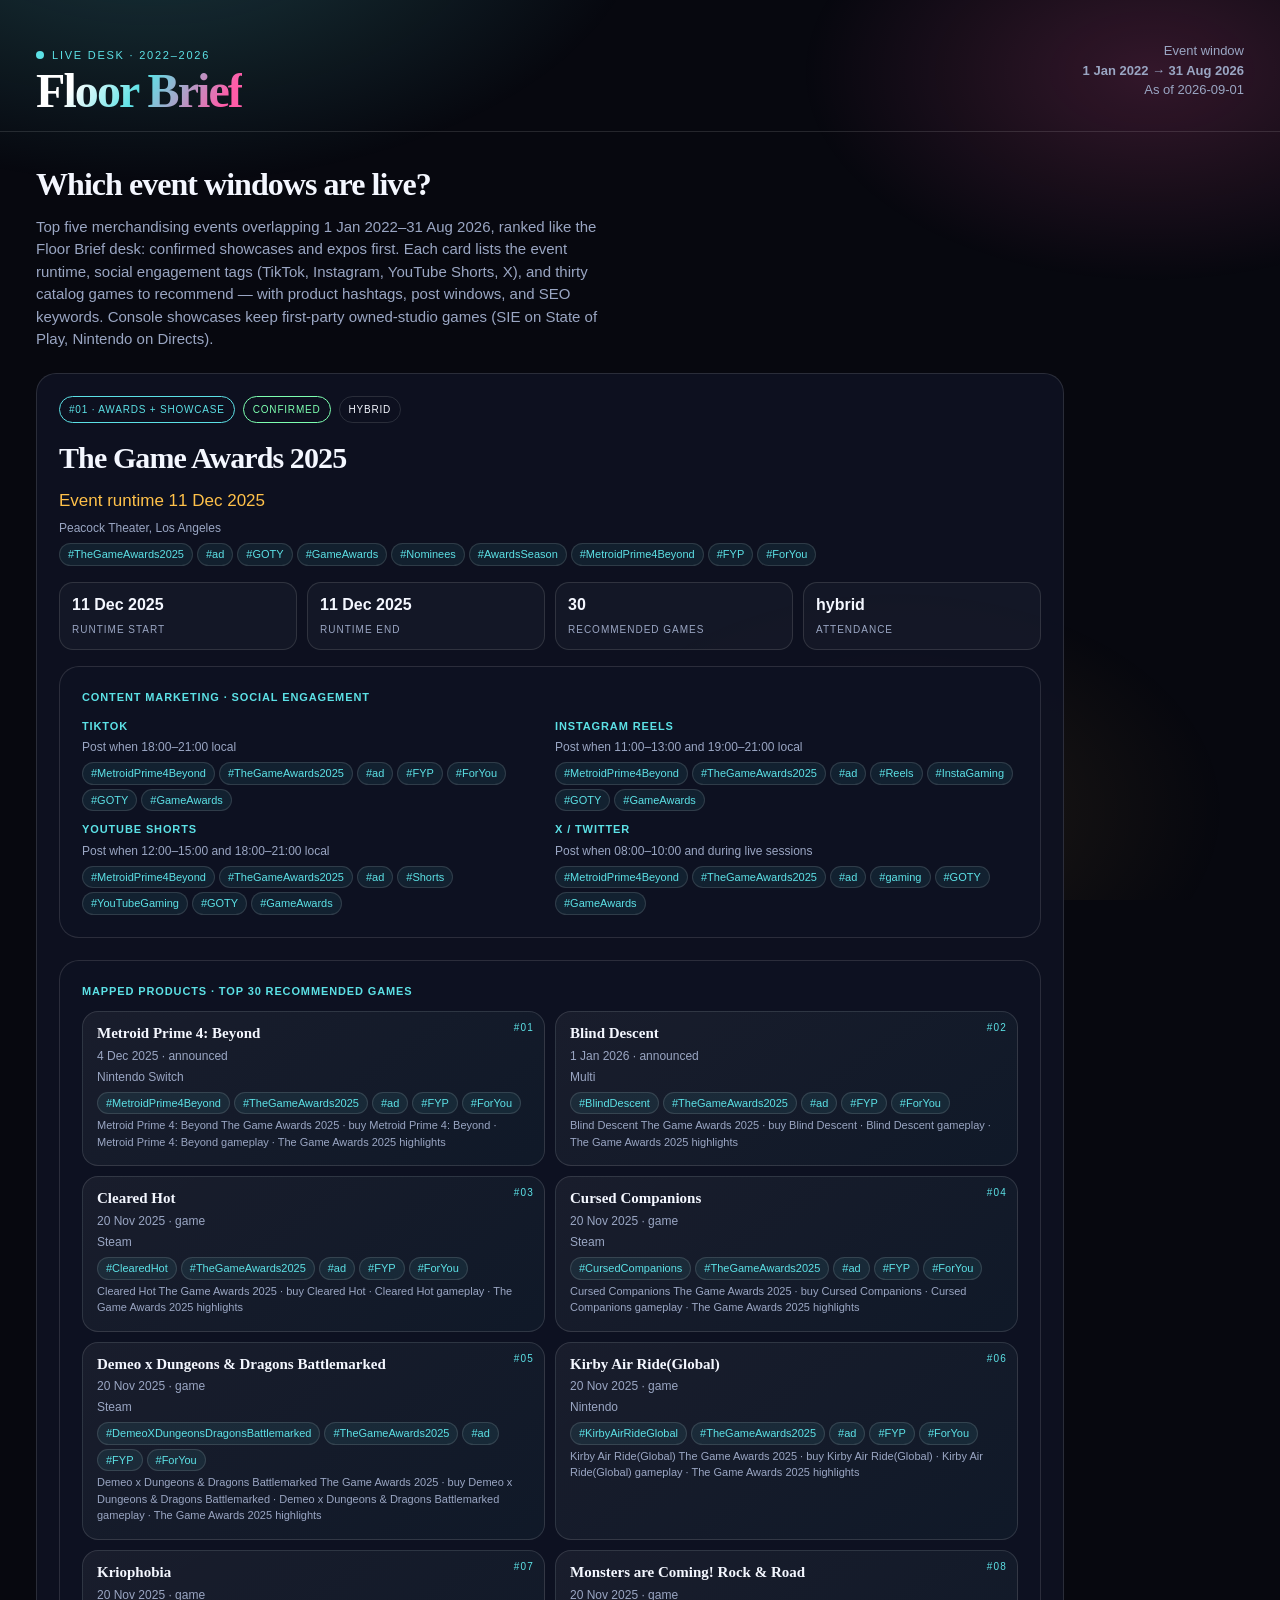
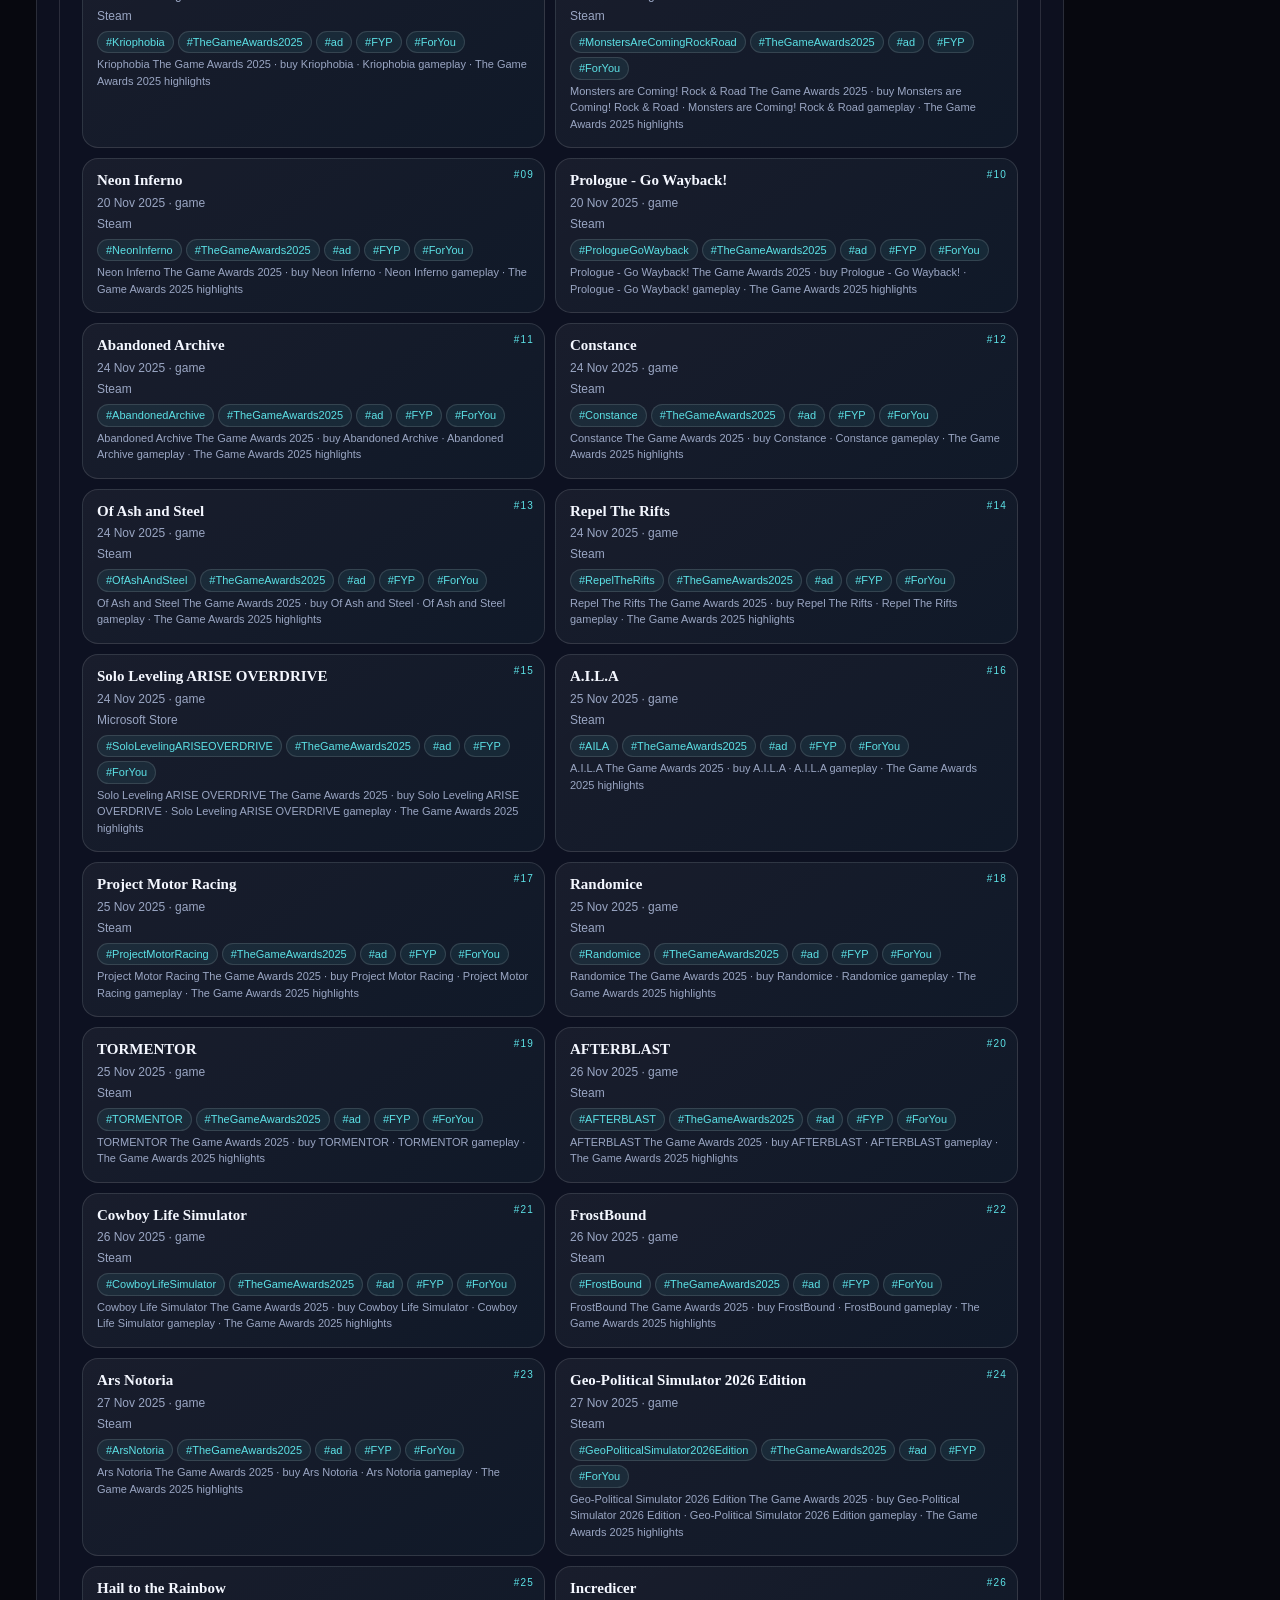
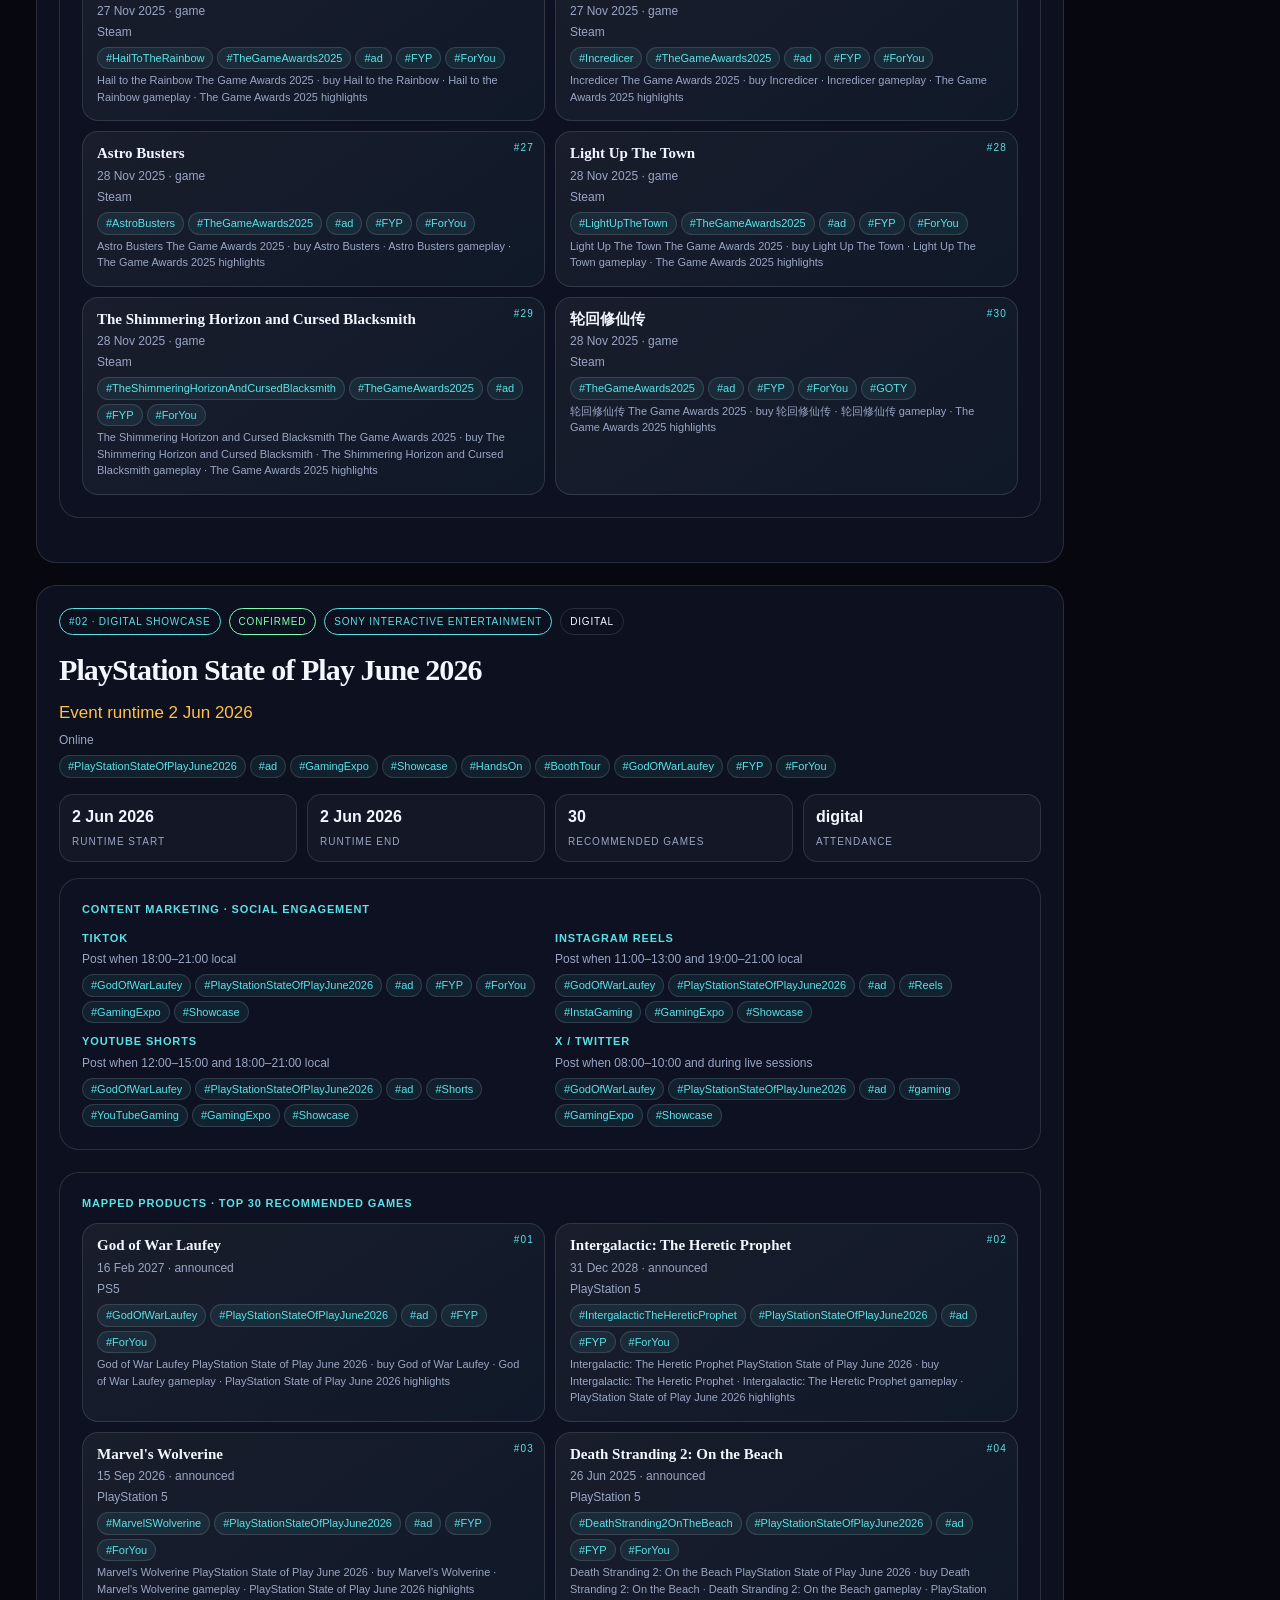
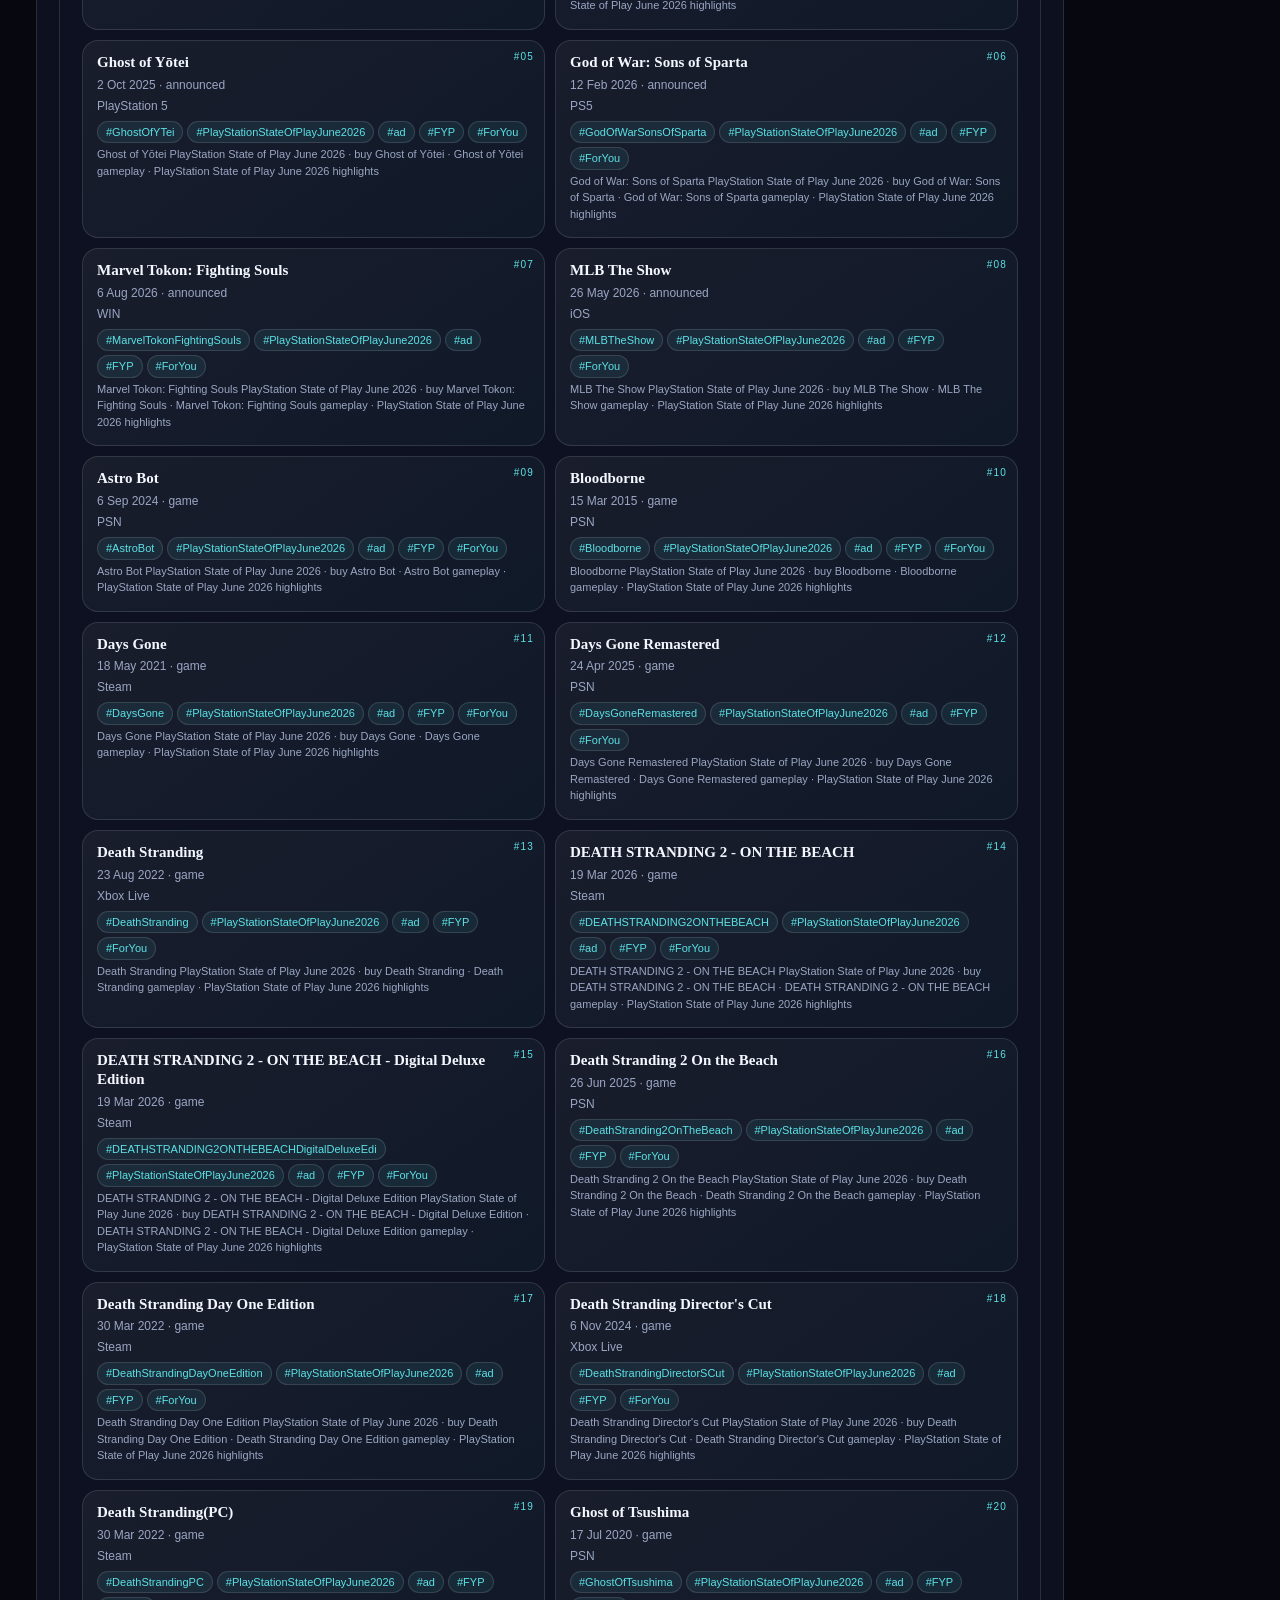
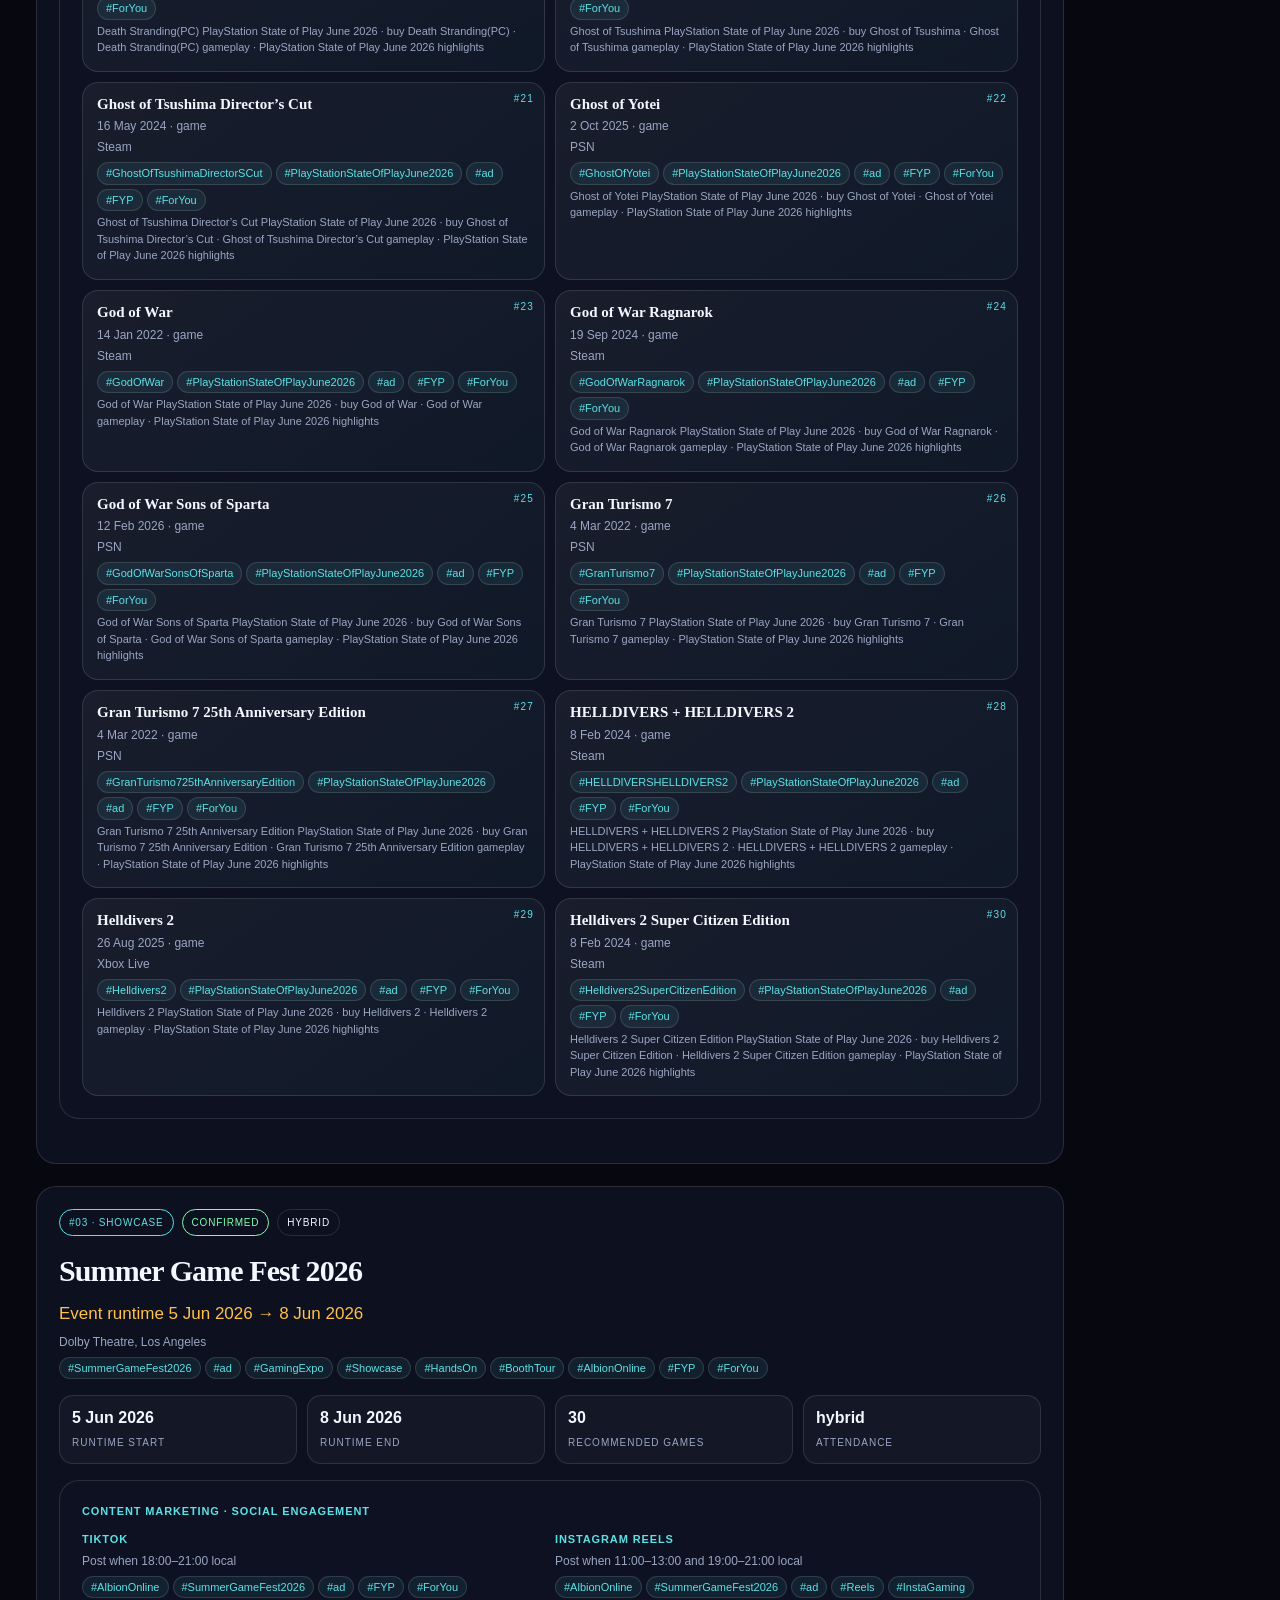
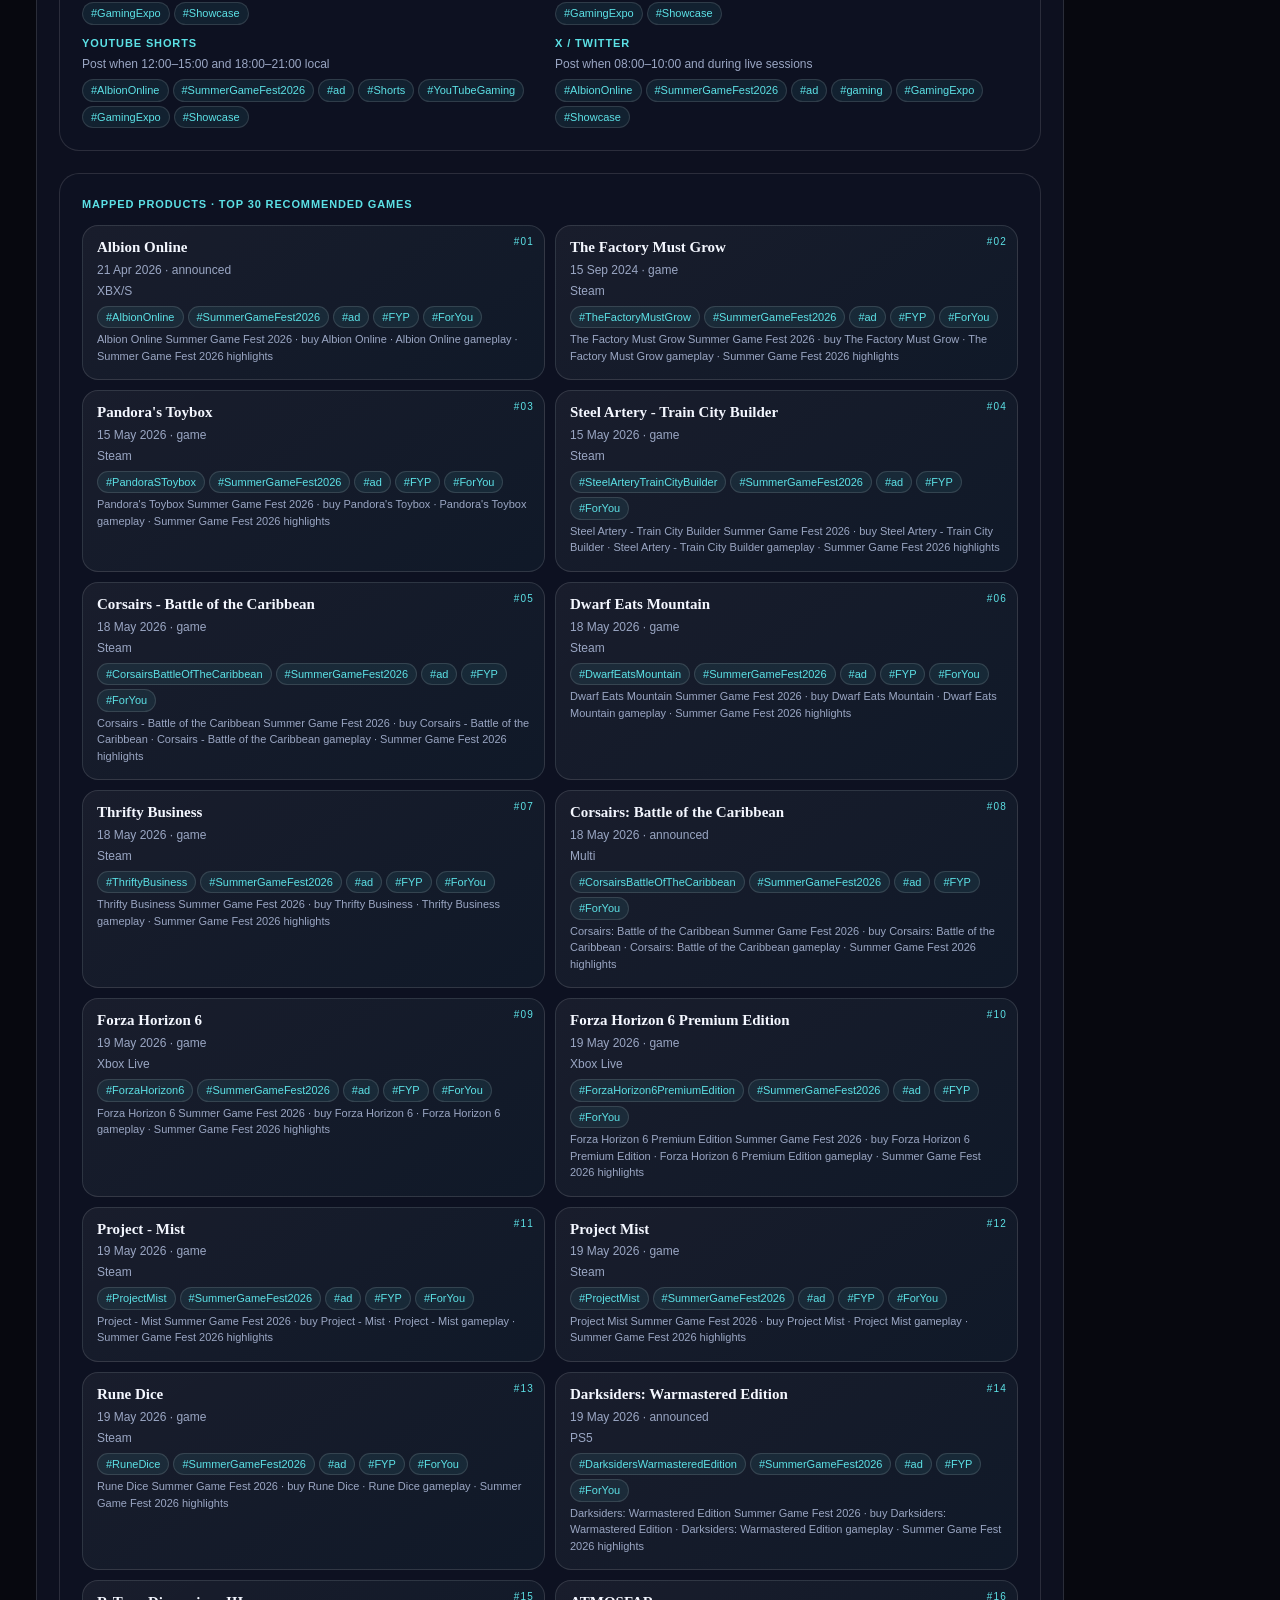
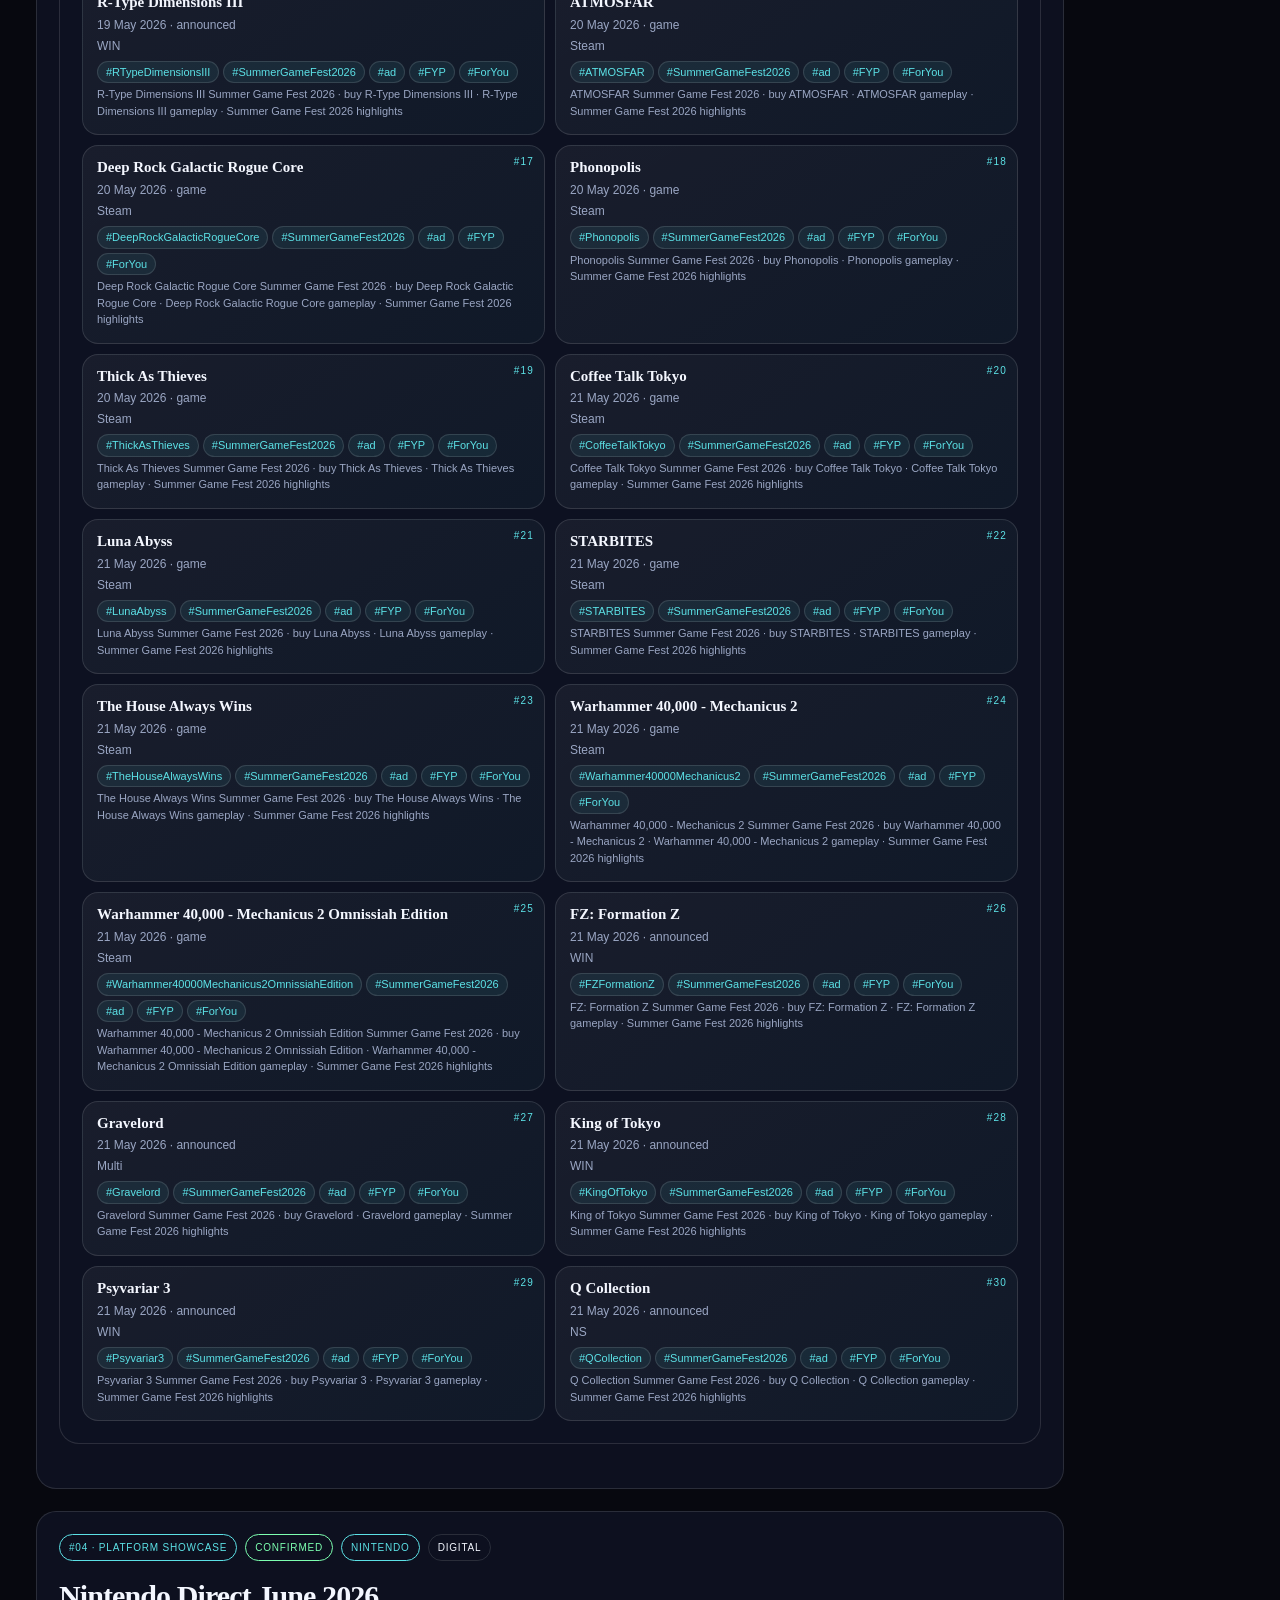
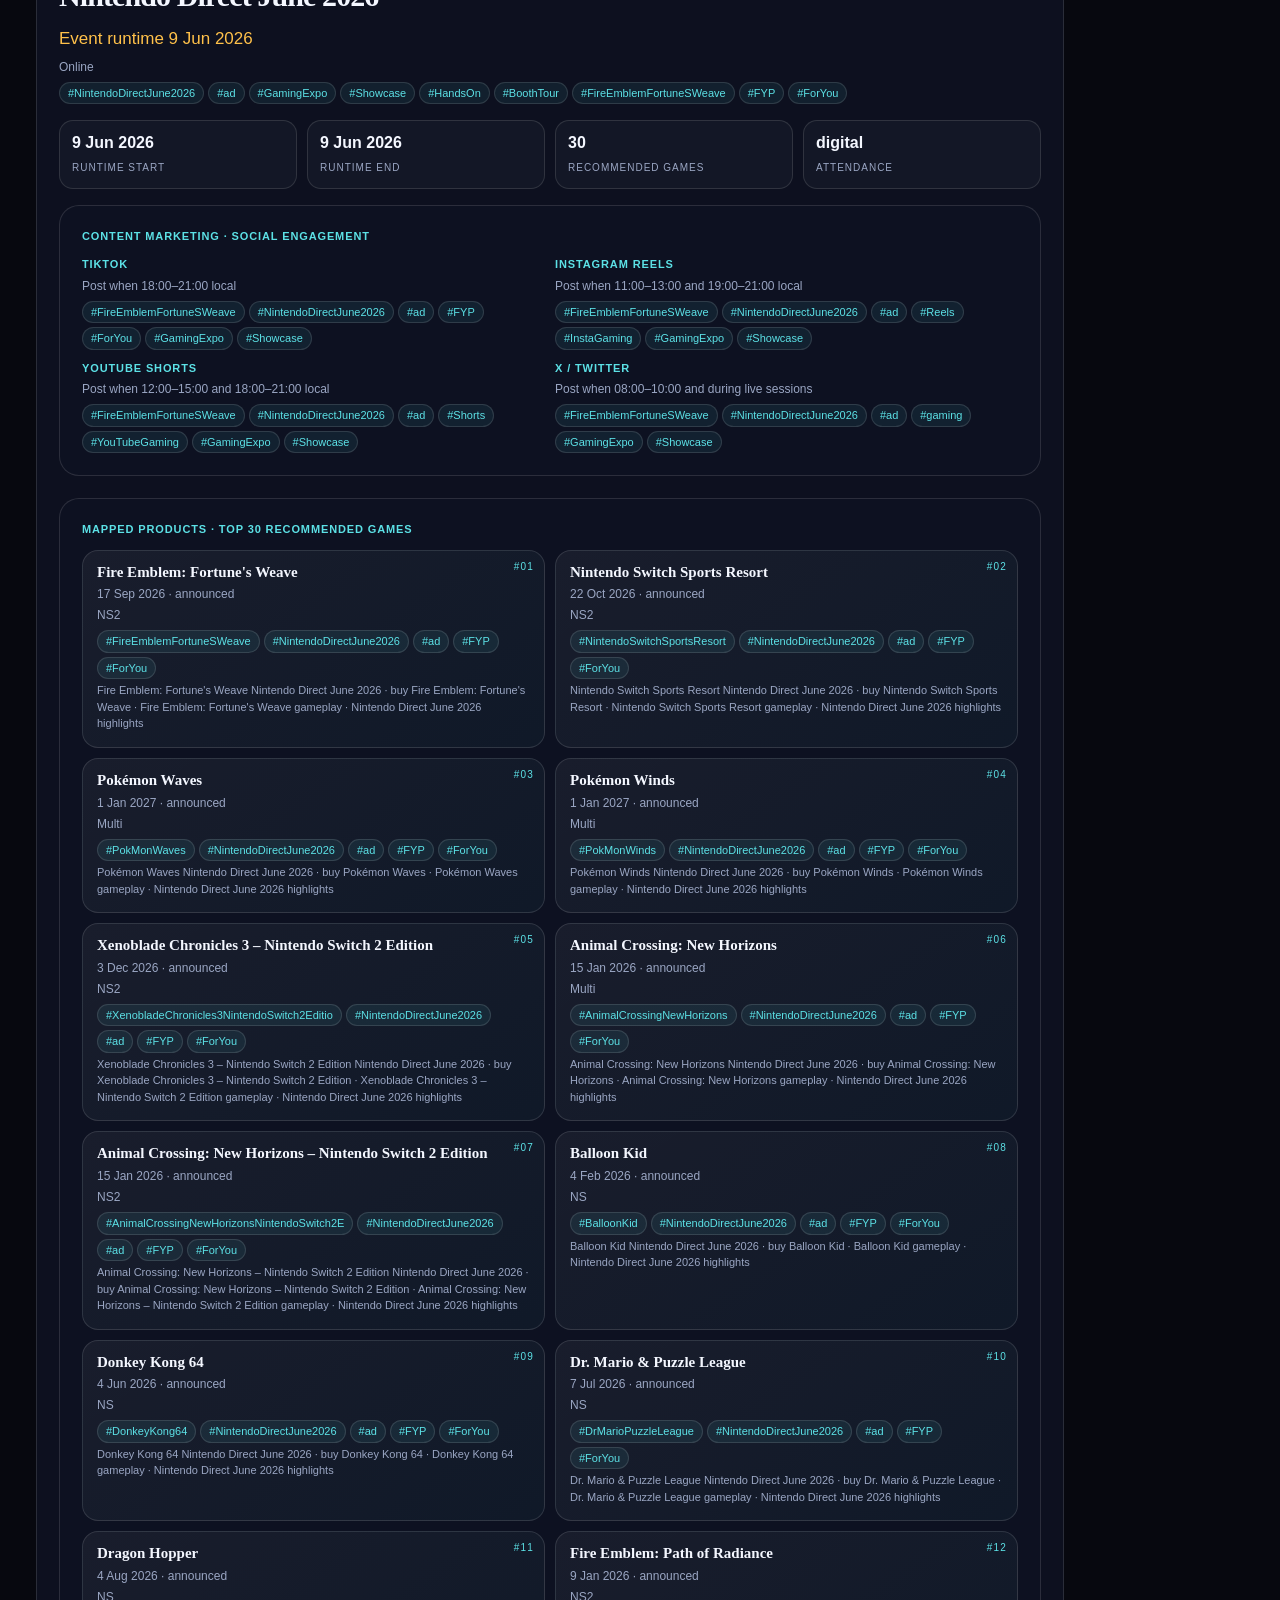
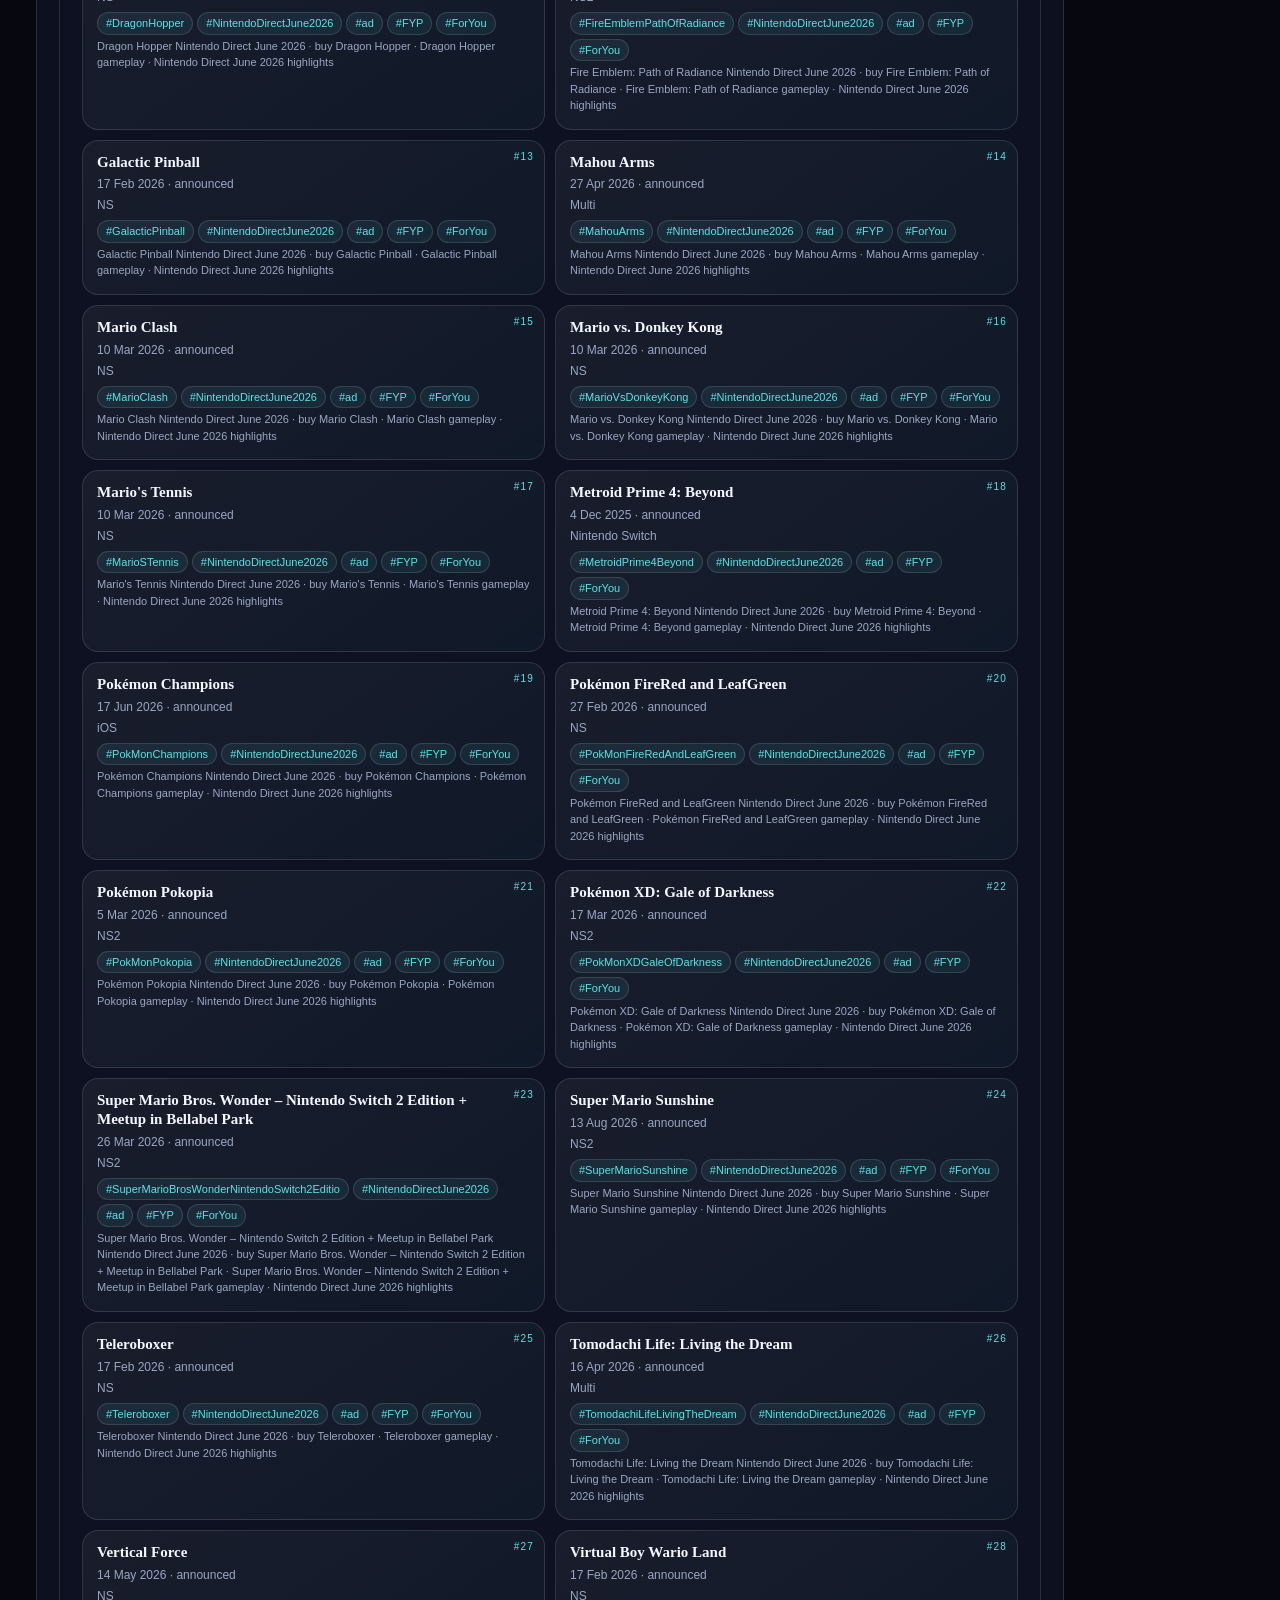
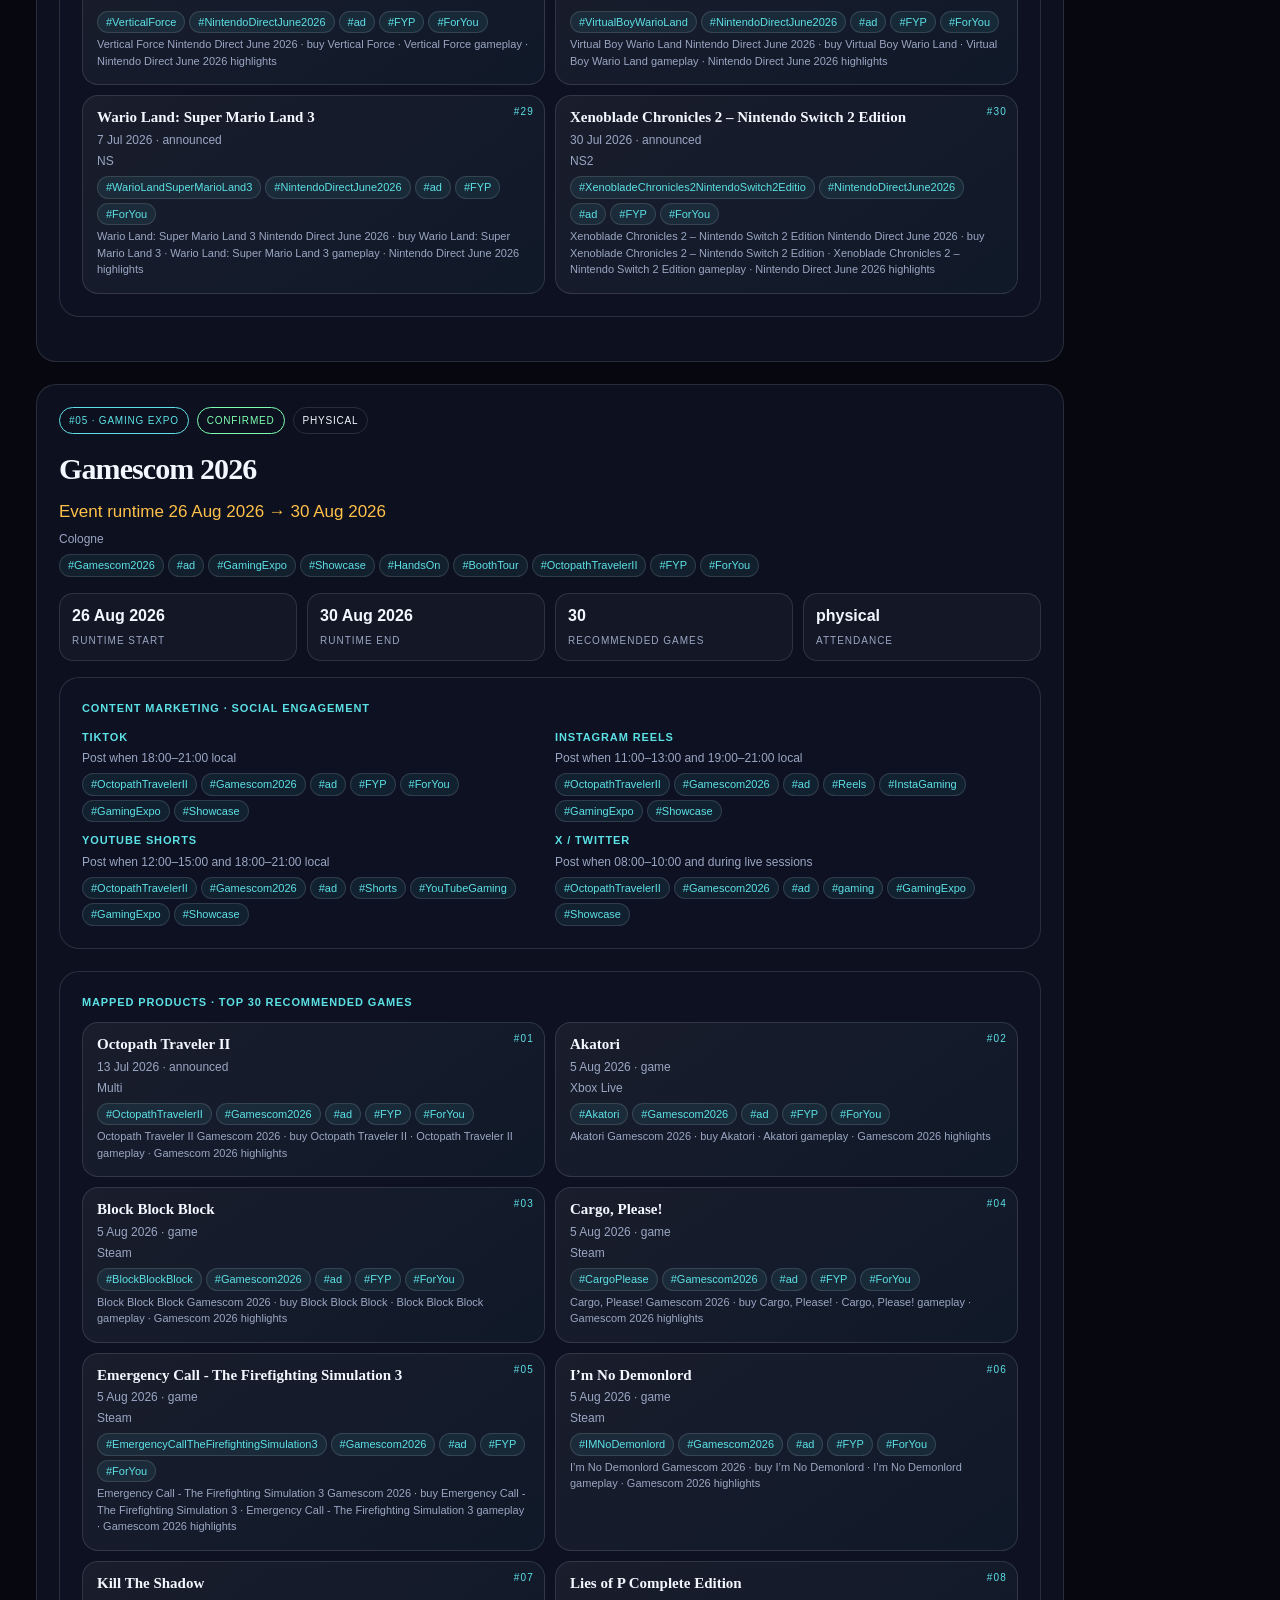
<file: docs/FloorBrief_Jan2022-Aug2026_Top_Events.html>
<!DOCTYPE html>
<html lang="en">
<head>
  <meta charset="utf-8"/>
  <title>Floor Brief · Sep–Dec 2026</title>
  <style>
    :root { --bg:#07080F; --ink:#F4F7FF; --muted:#9AA6C3; --cyan:#5CE1E6; --magenta:#FF5CA8; --amber:#FFC14A; --card:#0E1222; --line:#2A3148; }
    * { box-sizing:border-box; }
    html, body { margin:0; background:var(--bg); color:var(--ink); font:15px/1.5 "Helvetica Neue", Helvetica, Arial, sans-serif; }
    body { -webkit-print-color-adjust:exact; print-color-adjust:exact; }
    .aurora { position:fixed; inset:0; pointer-events:none; background:
      radial-gradient(900px 500px at 12% -10%, rgba(92,225,230,.22), transparent 55%),
      radial-gradient(700px 420px at 90% 8%, rgba(255,92,168,.18), transparent 50%),
      radial-gradient(600px 400px at 70% 90%, rgba(255,193,74,.1), transparent 55%); }
    .mast, main { position:relative; z-index:1; }
    .mast { display:flex; justify-content:space-between; align-items:flex-end; padding:28px 36px 18px; border-bottom:1px solid rgba(255,255,255,.12); }
    .kicker { margin:0; letter-spacing:.16em; text-transform:uppercase; font-size:11px; color:var(--cyan); display:flex; align-items:center; gap:8px; }
    .pulse-dot { width:8px; height:8px; border-radius:50%; background:var(--cyan); }
    .mast h1 { margin:6px 0 0; font-family:Palatino, "Palatino Linotype", Georgia, serif; font-size:48px; letter-spacing:-.04em; line-height:.9;
      background:linear-gradient(120deg,#fff 20%,var(--cyan) 50%,var(--magenta) 90%); -webkit-background-clip:text; background-clip:text; color:transparent; }
    .range { color:var(--muted); font-size:13px; text-align:right; }
    main { padding:28px 36px 48px; width:min(1100px,100%); }
    .intro h2 { font-family:Palatino, "Palatino Linotype", Georgia, serif; font-size:32px; margin:0 0 8px; letter-spacing:-.03em; }
    .intro p { margin:0 0 22px; color:var(--muted); max-width:70ch; }
    .lede, .card { background:rgba(14,18,34,.86); border:1px solid rgba(255,255,255,.12); border-radius:20px; padding:22px; margin:0 0 22px; }
    .lede-hero { display:block; }
    .event-title { margin:0 0 8px; font-family:Palatino, "Palatino Linotype", Georgia, serif; font-size:30px; letter-spacing:-.03em; }
    .action { font-size:17px; color:var(--amber); margin:0 0 6px; }
    .badge-row { display:flex; flex-wrap:wrap; gap:8px; margin:0 0 12px; }
    .badge { font-size:10px; letter-spacing:.08em; text-transform:uppercase; padding:5px 9px; border-radius:999px; border:1px solid rgba(255,255,255,.12); }
    .badge.on { border-color:var(--cyan); color:var(--cyan); }
    .badge.live { border-color:#7dffb0; color:#7dffb0; }
    .kpis { display:grid; grid-template-columns:repeat(4,1fr); gap:10px; margin:16px 0; }
    .kpi { border:1px solid rgba(255,255,255,.12); border-radius:14px; padding:10px 12px; background:rgba(255,255,255,.03); }
    .kpi b { display:block; font-size:16px; }
    .kpi span { color:var(--muted); font-size:10px; letter-spacing:.1em; text-transform:uppercase; }
    h4 { margin:0 0 12px; letter-spacing:.08em; text-transform:uppercase; font-size:11px; color:var(--cyan); }
    .media-grid { display:grid; grid-template-columns:repeat(2,minmax(0,1fr)); gap:10px; }
    .media-tile { position:relative; padding:12px 14px; min-height:auto; border:1px solid rgba(255,255,255,.12); border-radius:16px; background:linear-gradient(145deg,rgba(255,255,255,.05),rgba(92,225,230,.04)); }
    .media-tile h5 { margin:0 28px 4px 0; font:700 15px/1.25 Palatino, "Palatino Linotype", Georgia, serif; }
    .meta { margin:3px 0; color:var(--muted); font-size:12px; }
    .meta.seo { font-size:11px; }
    .rank { position:absolute; right:10px; top:8px; color:var(--cyan); font-size:10px; letter-spacing:.12em; }
    .chip-row { display:flex; flex-wrap:wrap; gap:4px; margin:6px 0 0; }
    .hashtag { display:inline-block; font-size:11px; color:var(--cyan); background:rgba(92,225,230,.08); border:1px solid rgba(255,255,255,.12); border-radius:999px; padding:2px 8px; }
    .content-social { display:grid; grid-template-columns:repeat(2,minmax(0,1fr)); gap:10px; }
    .content-social b { display:block; font-size:11px; letter-spacing:.08em; text-transform:uppercase; color:var(--cyan); margin-bottom:4px; }
    .colophon { color:var(--muted); font-size:11px; padding:0 36px 28px; }
    @page { size:A4; margin:12mm; }
    @media print {
      .lede { break-inside:auto; }
      .media-tile, .card { break-inside:avoid; page-break-inside:avoid; }
    }
  </style>
</head>
<body>
  <div class="aurora"></div>
  <header class="mast">
    <div>
      <p class="kicker"><span class="pulse-dot"></span> Live desk · 2022–2026</p>
      <h1>Floor Brief</h1>
    </div>
    <p class="range">Event window<br><b style="color:F4F7FF">1 Jan 2022 → 31 Aug 2026</b><br>As of 2026-09-01</p>
  </header>
  <main>
    <div class="intro">
      <h2>Which event windows are live?</h2>
      <p>Top five merchandising events overlapping 1 Jan 2022–31 Aug 2026, ranked like the Floor Brief desk: confirmed showcases and expos first. Each card lists the event runtime, social engagement tags (TikTok, Instagram, YouTube Shorts, X), and thirty catalog games to recommend — with product hashtags, post windows, and SEO keywords. Console showcases keep first-party owned-studio games (SIE on State of Play, Nintendo on Directs).</p>
    </div>
    
        <article class="lede">
          <div class="lede-hero">
            <div>
              <div class="badge-row">
                <span class="badge on">#01 · Awards + Showcase</span>
                <span class="badge live">confirmed</span>
                
                <span class="badge">hybrid</span>
              </div>
              <h3 class="event-title">The Game Awards 2025</h3>
              <p class="action">Event runtime 11 Dec 2025</p>
              <p class="meta">Peacock Theater, Los Angeles</p>
              <div class="chip-row event-tags"><span class="hashtag">#TheGameAwards2025</span><span class="hashtag">#ad</span><span class="hashtag">#GOTY</span><span class="hashtag">#GameAwards</span><span class="hashtag">#Nominees</span><span class="hashtag">#AwardsSeason</span><span class="hashtag">#MetroidPrime4Beyond</span><span class="hashtag">#FYP</span><span class="hashtag">#ForYou</span></div>
            </div>
          </div>
          <div class="kpis">
            <div class="kpi"><b>11 Dec 2025</b><span>Runtime start</span></div>
            <div class="kpi"><b>11 Dec 2025</b><span>Runtime end</span></div>
            <div class="kpi"><b>30</b><span>Recommended games</span></div>
            <div class="kpi"><b>hybrid</b><span>Attendance</span></div>
          </div>
          <section class="card">
            <h4>Content marketing · social engagement</h4>
            <div class="content-social"><div>
              <b>TikTok</b>
              <p class="meta">Post when 18:00–21:00 local</p>
              <div class="chip-row"><span class="hashtag">#MetroidPrime4Beyond</span><span class="hashtag">#TheGameAwards2025</span><span class="hashtag">#ad</span><span class="hashtag">#FYP</span><span class="hashtag">#ForYou</span><span class="hashtag">#GOTY</span><span class="hashtag">#GameAwards</span></div>
            </div><div>
              <b>Instagram Reels</b>
              <p class="meta">Post when 11:00–13:00 and 19:00–21:00 local</p>
              <div class="chip-row"><span class="hashtag">#MetroidPrime4Beyond</span><span class="hashtag">#TheGameAwards2025</span><span class="hashtag">#ad</span><span class="hashtag">#Reels</span><span class="hashtag">#InstaGaming</span><span class="hashtag">#GOTY</span><span class="hashtag">#GameAwards</span></div>
            </div><div>
              <b>YouTube Shorts</b>
              <p class="meta">Post when 12:00–15:00 and 18:00–21:00 local</p>
              <div class="chip-row"><span class="hashtag">#MetroidPrime4Beyond</span><span class="hashtag">#TheGameAwards2025</span><span class="hashtag">#ad</span><span class="hashtag">#Shorts</span><span class="hashtag">#YouTubeGaming</span><span class="hashtag">#GOTY</span><span class="hashtag">#GameAwards</span></div>
            </div><div>
              <b>X / Twitter</b>
              <p class="meta">Post when 08:00–10:00 and during live sessions</p>
              <div class="chip-row"><span class="hashtag">#MetroidPrime4Beyond</span><span class="hashtag">#TheGameAwards2025</span><span class="hashtag">#ad</span><span class="hashtag">#gaming</span><span class="hashtag">#GOTY</span><span class="hashtag">#GameAwards</span></div>
            </div></div>
          </section>
          <section class="card">
            <h4>Mapped products · top 30 recommended games</h4>
            <div class="media-grid">
            <article class="media-tile">
              <span class="rank">#01</span>
              <h5>Metroid Prime 4: Beyond</h5>
              <p class="meta">4 Dec 2025 · announced</p>
              <p class="meta">Nintendo Switch</p>
              <div class="chip-row"><span class="hashtag">#MetroidPrime4Beyond</span><span class="hashtag">#TheGameAwards2025</span><span class="hashtag">#ad</span><span class="hashtag">#FYP</span><span class="hashtag">#ForYou</span></div>
              <p class="meta seo">Metroid Prime 4: Beyond The Game Awards 2025 · buy Metroid Prime 4: Beyond · Metroid Prime 4: Beyond gameplay · The Game Awards 2025 highlights</p>
            </article>
            <article class="media-tile">
              <span class="rank">#02</span>
              <h5>Blind Descent</h5>
              <p class="meta">1 Jan 2026 · announced</p>
              <p class="meta">Multi</p>
              <div class="chip-row"><span class="hashtag">#BlindDescent</span><span class="hashtag">#TheGameAwards2025</span><span class="hashtag">#ad</span><span class="hashtag">#FYP</span><span class="hashtag">#ForYou</span></div>
              <p class="meta seo">Blind Descent The Game Awards 2025 · buy Blind Descent · Blind Descent gameplay · The Game Awards 2025 highlights</p>
            </article>
            <article class="media-tile">
              <span class="rank">#03</span>
              <h5>Cleared Hot</h5>
              <p class="meta">20 Nov 2025 · game</p>
              <p class="meta">Steam</p>
              <div class="chip-row"><span class="hashtag">#ClearedHot</span><span class="hashtag">#TheGameAwards2025</span><span class="hashtag">#ad</span><span class="hashtag">#FYP</span><span class="hashtag">#ForYou</span></div>
              <p class="meta seo">Cleared Hot The Game Awards 2025 · buy Cleared Hot · Cleared Hot gameplay · The Game Awards 2025 highlights</p>
            </article>
            <article class="media-tile">
              <span class="rank">#04</span>
              <h5>Cursed Companions</h5>
              <p class="meta">20 Nov 2025 · game</p>
              <p class="meta">Steam</p>
              <div class="chip-row"><span class="hashtag">#CursedCompanions</span><span class="hashtag">#TheGameAwards2025</span><span class="hashtag">#ad</span><span class="hashtag">#FYP</span><span class="hashtag">#ForYou</span></div>
              <p class="meta seo">Cursed Companions The Game Awards 2025 · buy Cursed Companions · Cursed Companions gameplay · The Game Awards 2025 highlights</p>
            </article>
            <article class="media-tile">
              <span class="rank">#05</span>
              <h5>Demeo x Dungeons &amp; Dragons Battlemarked</h5>
              <p class="meta">20 Nov 2025 · game</p>
              <p class="meta">Steam</p>
              <div class="chip-row"><span class="hashtag">#DemeoXDungeonsDragonsBattlemarked</span><span class="hashtag">#TheGameAwards2025</span><span class="hashtag">#ad</span><span class="hashtag">#FYP</span><span class="hashtag">#ForYou</span></div>
              <p class="meta seo">Demeo x Dungeons &amp; Dragons Battlemarked The Game Awards 2025 · buy Demeo x Dungeons &amp; Dragons Battlemarked · Demeo x Dungeons &amp; Dragons Battlemarked gameplay · The Game Awards 2025 highlights</p>
            </article>
            <article class="media-tile">
              <span class="rank">#06</span>
              <h5>Kirby Air Ride(Global)</h5>
              <p class="meta">20 Nov 2025 · game</p>
              <p class="meta">Nintendo</p>
              <div class="chip-row"><span class="hashtag">#KirbyAirRideGlobal</span><span class="hashtag">#TheGameAwards2025</span><span class="hashtag">#ad</span><span class="hashtag">#FYP</span><span class="hashtag">#ForYou</span></div>
              <p class="meta seo">Kirby Air Ride(Global) The Game Awards 2025 · buy Kirby Air Ride(Global) · Kirby Air Ride(Global) gameplay · The Game Awards 2025 highlights</p>
            </article>
            <article class="media-tile">
              <span class="rank">#07</span>
              <h5>Kriophobia</h5>
              <p class="meta">20 Nov 2025 · game</p>
              <p class="meta">Steam</p>
              <div class="chip-row"><span class="hashtag">#Kriophobia</span><span class="hashtag">#TheGameAwards2025</span><span class="hashtag">#ad</span><span class="hashtag">#FYP</span><span class="hashtag">#ForYou</span></div>
              <p class="meta seo">Kriophobia The Game Awards 2025 · buy Kriophobia · Kriophobia gameplay · The Game Awards 2025 highlights</p>
            </article>
            <article class="media-tile">
              <span class="rank">#08</span>
              <h5>Monsters are Coming! Rock &amp; Road</h5>
              <p class="meta">20 Nov 2025 · game</p>
              <p class="meta">Steam</p>
              <div class="chip-row"><span class="hashtag">#MonstersAreComingRockRoad</span><span class="hashtag">#TheGameAwards2025</span><span class="hashtag">#ad</span><span class="hashtag">#FYP</span><span class="hashtag">#ForYou</span></div>
              <p class="meta seo">Monsters are Coming! Rock &amp; Road The Game Awards 2025 · buy Monsters are Coming! Rock &amp; Road · Monsters are Coming! Rock &amp; Road gameplay · The Game Awards 2025 highlights</p>
            </article>
            <article class="media-tile">
              <span class="rank">#09</span>
              <h5>Neon Inferno</h5>
              <p class="meta">20 Nov 2025 · game</p>
              <p class="meta">Steam</p>
              <div class="chip-row"><span class="hashtag">#NeonInferno</span><span class="hashtag">#TheGameAwards2025</span><span class="hashtag">#ad</span><span class="hashtag">#FYP</span><span class="hashtag">#ForYou</span></div>
              <p class="meta seo">Neon Inferno The Game Awards 2025 · buy Neon Inferno · Neon Inferno gameplay · The Game Awards 2025 highlights</p>
            </article>
            <article class="media-tile">
              <span class="rank">#10</span>
              <h5>Prologue - Go Wayback!</h5>
              <p class="meta">20 Nov 2025 · game</p>
              <p class="meta">Steam</p>
              <div class="chip-row"><span class="hashtag">#PrologueGoWayback</span><span class="hashtag">#TheGameAwards2025</span><span class="hashtag">#ad</span><span class="hashtag">#FYP</span><span class="hashtag">#ForYou</span></div>
              <p class="meta seo">Prologue - Go Wayback! The Game Awards 2025 · buy Prologue - Go Wayback! · Prologue - Go Wayback! gameplay · The Game Awards 2025 highlights</p>
            </article>
            <article class="media-tile">
              <span class="rank">#11</span>
              <h5>Abandoned Archive</h5>
              <p class="meta">24 Nov 2025 · game</p>
              <p class="meta">Steam</p>
              <div class="chip-row"><span class="hashtag">#AbandonedArchive</span><span class="hashtag">#TheGameAwards2025</span><span class="hashtag">#ad</span><span class="hashtag">#FYP</span><span class="hashtag">#ForYou</span></div>
              <p class="meta seo">Abandoned Archive The Game Awards 2025 · buy Abandoned Archive · Abandoned Archive gameplay · The Game Awards 2025 highlights</p>
            </article>
            <article class="media-tile">
              <span class="rank">#12</span>
              <h5>Constance</h5>
              <p class="meta">24 Nov 2025 · game</p>
              <p class="meta">Steam</p>
              <div class="chip-row"><span class="hashtag">#Constance</span><span class="hashtag">#TheGameAwards2025</span><span class="hashtag">#ad</span><span class="hashtag">#FYP</span><span class="hashtag">#ForYou</span></div>
              <p class="meta seo">Constance The Game Awards 2025 · buy Constance · Constance gameplay · The Game Awards 2025 highlights</p>
            </article>
            <article class="media-tile">
              <span class="rank">#13</span>
              <h5>Of Ash and Steel</h5>
              <p class="meta">24 Nov 2025 · game</p>
              <p class="meta">Steam</p>
              <div class="chip-row"><span class="hashtag">#OfAshAndSteel</span><span class="hashtag">#TheGameAwards2025</span><span class="hashtag">#ad</span><span class="hashtag">#FYP</span><span class="hashtag">#ForYou</span></div>
              <p class="meta seo">Of Ash and Steel The Game Awards 2025 · buy Of Ash and Steel · Of Ash and Steel gameplay · The Game Awards 2025 highlights</p>
            </article>
            <article class="media-tile">
              <span class="rank">#14</span>
              <h5>Repel The Rifts</h5>
              <p class="meta">24 Nov 2025 · game</p>
              <p class="meta">Steam</p>
              <div class="chip-row"><span class="hashtag">#RepelTheRifts</span><span class="hashtag">#TheGameAwards2025</span><span class="hashtag">#ad</span><span class="hashtag">#FYP</span><span class="hashtag">#ForYou</span></div>
              <p class="meta seo">Repel The Rifts The Game Awards 2025 · buy Repel The Rifts · Repel The Rifts gameplay · The Game Awards 2025 highlights</p>
            </article>
            <article class="media-tile">
              <span class="rank">#15</span>
              <h5>Solo Leveling ARISE OVERDRIVE</h5>
              <p class="meta">24 Nov 2025 · game</p>
              <p class="meta">Microsoft Store</p>
              <div class="chip-row"><span class="hashtag">#SoloLevelingARISEOVERDRIVE</span><span class="hashtag">#TheGameAwards2025</span><span class="hashtag">#ad</span><span class="hashtag">#FYP</span><span class="hashtag">#ForYou</span></div>
              <p class="meta seo">Solo Leveling ARISE OVERDRIVE The Game Awards 2025 · buy Solo Leveling ARISE OVERDRIVE · Solo Leveling ARISE OVERDRIVE gameplay · The Game Awards 2025 highlights</p>
            </article>
            <article class="media-tile">
              <span class="rank">#16</span>
              <h5>A.I.L.A</h5>
              <p class="meta">25 Nov 2025 · game</p>
              <p class="meta">Steam</p>
              <div class="chip-row"><span class="hashtag">#AILA</span><span class="hashtag">#TheGameAwards2025</span><span class="hashtag">#ad</span><span class="hashtag">#FYP</span><span class="hashtag">#ForYou</span></div>
              <p class="meta seo">A.I.L.A The Game Awards 2025 · buy A.I.L.A · A.I.L.A gameplay · The Game Awards 2025 highlights</p>
            </article>
            <article class="media-tile">
              <span class="rank">#17</span>
              <h5>Project Motor Racing</h5>
              <p class="meta">25 Nov 2025 · game</p>
              <p class="meta">Steam</p>
              <div class="chip-row"><span class="hashtag">#ProjectMotorRacing</span><span class="hashtag">#TheGameAwards2025</span><span class="hashtag">#ad</span><span class="hashtag">#FYP</span><span class="hashtag">#ForYou</span></div>
              <p class="meta seo">Project Motor Racing The Game Awards 2025 · buy Project Motor Racing · Project Motor Racing gameplay · The Game Awards 2025 highlights</p>
            </article>
            <article class="media-tile">
              <span class="rank">#18</span>
              <h5>Randomice</h5>
              <p class="meta">25 Nov 2025 · game</p>
              <p class="meta">Steam</p>
              <div class="chip-row"><span class="hashtag">#Randomice</span><span class="hashtag">#TheGameAwards2025</span><span class="hashtag">#ad</span><span class="hashtag">#FYP</span><span class="hashtag">#ForYou</span></div>
              <p class="meta seo">Randomice The Game Awards 2025 · buy Randomice · Randomice gameplay · The Game Awards 2025 highlights</p>
            </article>
            <article class="media-tile">
              <span class="rank">#19</span>
              <h5>TORMENTOR</h5>
              <p class="meta">25 Nov 2025 · game</p>
              <p class="meta">Steam</p>
              <div class="chip-row"><span class="hashtag">#TORMENTOR</span><span class="hashtag">#TheGameAwards2025</span><span class="hashtag">#ad</span><span class="hashtag">#FYP</span><span class="hashtag">#ForYou</span></div>
              <p class="meta seo">TORMENTOR The Game Awards 2025 · buy TORMENTOR · TORMENTOR gameplay · The Game Awards 2025 highlights</p>
            </article>
            <article class="media-tile">
              <span class="rank">#20</span>
              <h5>AFTERBLAST</h5>
              <p class="meta">26 Nov 2025 · game</p>
              <p class="meta">Steam</p>
              <div class="chip-row"><span class="hashtag">#AFTERBLAST</span><span class="hashtag">#TheGameAwards2025</span><span class="hashtag">#ad</span><span class="hashtag">#FYP</span><span class="hashtag">#ForYou</span></div>
              <p class="meta seo">AFTERBLAST The Game Awards 2025 · buy AFTERBLAST · AFTERBLAST gameplay · The Game Awards 2025 highlights</p>
            </article>
            <article class="media-tile">
              <span class="rank">#21</span>
              <h5>Cowboy Life Simulator</h5>
              <p class="meta">26 Nov 2025 · game</p>
              <p class="meta">Steam</p>
              <div class="chip-row"><span class="hashtag">#CowboyLifeSimulator</span><span class="hashtag">#TheGameAwards2025</span><span class="hashtag">#ad</span><span class="hashtag">#FYP</span><span class="hashtag">#ForYou</span></div>
              <p class="meta seo">Cowboy Life Simulator The Game Awards 2025 · buy Cowboy Life Simulator · Cowboy Life Simulator gameplay · The Game Awards 2025 highlights</p>
            </article>
            <article class="media-tile">
              <span class="rank">#22</span>
              <h5>FrostBound</h5>
              <p class="meta">26 Nov 2025 · game</p>
              <p class="meta">Steam</p>
              <div class="chip-row"><span class="hashtag">#FrostBound</span><span class="hashtag">#TheGameAwards2025</span><span class="hashtag">#ad</span><span class="hashtag">#FYP</span><span class="hashtag">#ForYou</span></div>
              <p class="meta seo">FrostBound The Game Awards 2025 · buy FrostBound · FrostBound gameplay · The Game Awards 2025 highlights</p>
            </article>
            <article class="media-tile">
              <span class="rank">#23</span>
              <h5>Ars Notoria</h5>
              <p class="meta">27 Nov 2025 · game</p>
              <p class="meta">Steam</p>
              <div class="chip-row"><span class="hashtag">#ArsNotoria</span><span class="hashtag">#TheGameAwards2025</span><span class="hashtag">#ad</span><span class="hashtag">#FYP</span><span class="hashtag">#ForYou</span></div>
              <p class="meta seo">Ars Notoria The Game Awards 2025 · buy Ars Notoria · Ars Notoria gameplay · The Game Awards 2025 highlights</p>
            </article>
            <article class="media-tile">
              <span class="rank">#24</span>
              <h5>Geo-Political Simulator 2026 Edition</h5>
              <p class="meta">27 Nov 2025 · game</p>
              <p class="meta">Steam</p>
              <div class="chip-row"><span class="hashtag">#GeoPoliticalSimulator2026Edition</span><span class="hashtag">#TheGameAwards2025</span><span class="hashtag">#ad</span><span class="hashtag">#FYP</span><span class="hashtag">#ForYou</span></div>
              <p class="meta seo">Geo-Political Simulator 2026 Edition The Game Awards 2025 · buy Geo-Political Simulator 2026 Edition · Geo-Political Simulator 2026 Edition gameplay · The Game Awards 2025 highlights</p>
            </article>
            <article class="media-tile">
              <span class="rank">#25</span>
              <h5>Hail to the Rainbow</h5>
              <p class="meta">27 Nov 2025 · game</p>
              <p class="meta">Steam</p>
              <div class="chip-row"><span class="hashtag">#HailToTheRainbow</span><span class="hashtag">#TheGameAwards2025</span><span class="hashtag">#ad</span><span class="hashtag">#FYP</span><span class="hashtag">#ForYou</span></div>
              <p class="meta seo">Hail to the Rainbow The Game Awards 2025 · buy Hail to the Rainbow · Hail to the Rainbow gameplay · The Game Awards 2025 highlights</p>
            </article>
            <article class="media-tile">
              <span class="rank">#26</span>
              <h5>Incredicer</h5>
              <p class="meta">27 Nov 2025 · game</p>
              <p class="meta">Steam</p>
              <div class="chip-row"><span class="hashtag">#Incredicer</span><span class="hashtag">#TheGameAwards2025</span><span class="hashtag">#ad</span><span class="hashtag">#FYP</span><span class="hashtag">#ForYou</span></div>
              <p class="meta seo">Incredicer The Game Awards 2025 · buy Incredicer · Incredicer gameplay · The Game Awards 2025 highlights</p>
            </article>
            <article class="media-tile">
              <span class="rank">#27</span>
              <h5>Astro Busters</h5>
              <p class="meta">28 Nov 2025 · game</p>
              <p class="meta">Steam</p>
              <div class="chip-row"><span class="hashtag">#AstroBusters</span><span class="hashtag">#TheGameAwards2025</span><span class="hashtag">#ad</span><span class="hashtag">#FYP</span><span class="hashtag">#ForYou</span></div>
              <p class="meta seo">Astro Busters The Game Awards 2025 · buy Astro Busters · Astro Busters gameplay · The Game Awards 2025 highlights</p>
            </article>
            <article class="media-tile">
              <span class="rank">#28</span>
              <h5>Light Up The Town</h5>
              <p class="meta">28 Nov 2025 · game</p>
              <p class="meta">Steam</p>
              <div class="chip-row"><span class="hashtag">#LightUpTheTown</span><span class="hashtag">#TheGameAwards2025</span><span class="hashtag">#ad</span><span class="hashtag">#FYP</span><span class="hashtag">#ForYou</span></div>
              <p class="meta seo">Light Up The Town The Game Awards 2025 · buy Light Up The Town · Light Up The Town gameplay · The Game Awards 2025 highlights</p>
            </article>
            <article class="media-tile">
              <span class="rank">#29</span>
              <h5>The Shimmering Horizon and Cursed Blacksmith</h5>
              <p class="meta">28 Nov 2025 · game</p>
              <p class="meta">Steam</p>
              <div class="chip-row"><span class="hashtag">#TheShimmeringHorizonAndCursedBlacksmith</span><span class="hashtag">#TheGameAwards2025</span><span class="hashtag">#ad</span><span class="hashtag">#FYP</span><span class="hashtag">#ForYou</span></div>
              <p class="meta seo">The Shimmering Horizon and Cursed Blacksmith The Game Awards 2025 · buy The Shimmering Horizon and Cursed Blacksmith · The Shimmering Horizon and Cursed Blacksmith gameplay · The Game Awards 2025 highlights</p>
            </article>
            <article class="media-tile">
              <span class="rank">#30</span>
              <h5>轮回修仙传</h5>
              <p class="meta">28 Nov 2025 · game</p>
              <p class="meta">Steam</p>
              <div class="chip-row"><span class="hashtag">#TheGameAwards2025</span><span class="hashtag">#ad</span><span class="hashtag">#FYP</span><span class="hashtag">#ForYou</span><span class="hashtag">#GOTY</span></div>
              <p class="meta seo">轮回修仙传 The Game Awards 2025 · buy 轮回修仙传 · 轮回修仙传 gameplay · The Game Awards 2025 highlights</p>
            </article></div>
          </section>
        </article>
        <article class="lede">
          <div class="lede-hero">
            <div>
              <div class="badge-row">
                <span class="badge on">#02 · Digital Showcase</span>
                <span class="badge live">confirmed</span>
                <span class="badge on">Sony Interactive Entertainment</span>
                <span class="badge">digital</span>
              </div>
              <h3 class="event-title">PlayStation State of Play June 2026</h3>
              <p class="action">Event runtime 2 Jun 2026</p>
              <p class="meta">Online</p>
              <div class="chip-row event-tags"><span class="hashtag">#PlayStationStateOfPlayJune2026</span><span class="hashtag">#ad</span><span class="hashtag">#GamingExpo</span><span class="hashtag">#Showcase</span><span class="hashtag">#HandsOn</span><span class="hashtag">#BoothTour</span><span class="hashtag">#GodOfWarLaufey</span><span class="hashtag">#FYP</span><span class="hashtag">#ForYou</span></div>
            </div>
          </div>
          <div class="kpis">
            <div class="kpi"><b>2 Jun 2026</b><span>Runtime start</span></div>
            <div class="kpi"><b>2 Jun 2026</b><span>Runtime end</span></div>
            <div class="kpi"><b>30</b><span>Recommended games</span></div>
            <div class="kpi"><b>digital</b><span>Attendance</span></div>
          </div>
          <section class="card">
            <h4>Content marketing · social engagement</h4>
            <div class="content-social"><div>
              <b>TikTok</b>
              <p class="meta">Post when 18:00–21:00 local</p>
              <div class="chip-row"><span class="hashtag">#GodOfWarLaufey</span><span class="hashtag">#PlayStationStateOfPlayJune2026</span><span class="hashtag">#ad</span><span class="hashtag">#FYP</span><span class="hashtag">#ForYou</span><span class="hashtag">#GamingExpo</span><span class="hashtag">#Showcase</span></div>
            </div><div>
              <b>Instagram Reels</b>
              <p class="meta">Post when 11:00–13:00 and 19:00–21:00 local</p>
              <div class="chip-row"><span class="hashtag">#GodOfWarLaufey</span><span class="hashtag">#PlayStationStateOfPlayJune2026</span><span class="hashtag">#ad</span><span class="hashtag">#Reels</span><span class="hashtag">#InstaGaming</span><span class="hashtag">#GamingExpo</span><span class="hashtag">#Showcase</span></div>
            </div><div>
              <b>YouTube Shorts</b>
              <p class="meta">Post when 12:00–15:00 and 18:00–21:00 local</p>
              <div class="chip-row"><span class="hashtag">#GodOfWarLaufey</span><span class="hashtag">#PlayStationStateOfPlayJune2026</span><span class="hashtag">#ad</span><span class="hashtag">#Shorts</span><span class="hashtag">#YouTubeGaming</span><span class="hashtag">#GamingExpo</span><span class="hashtag">#Showcase</span></div>
            </div><div>
              <b>X / Twitter</b>
              <p class="meta">Post when 08:00–10:00 and during live sessions</p>
              <div class="chip-row"><span class="hashtag">#GodOfWarLaufey</span><span class="hashtag">#PlayStationStateOfPlayJune2026</span><span class="hashtag">#ad</span><span class="hashtag">#gaming</span><span class="hashtag">#GamingExpo</span><span class="hashtag">#Showcase</span></div>
            </div></div>
          </section>
          <section class="card">
            <h4>Mapped products · top 30 recommended games</h4>
            <div class="media-grid">
            <article class="media-tile">
              <span class="rank">#01</span>
              <h5>God of War Laufey</h5>
              <p class="meta">16 Feb 2027 · announced</p>
              <p class="meta">PS5</p>
              <div class="chip-row"><span class="hashtag">#GodOfWarLaufey</span><span class="hashtag">#PlayStationStateOfPlayJune2026</span><span class="hashtag">#ad</span><span class="hashtag">#FYP</span><span class="hashtag">#ForYou</span></div>
              <p class="meta seo">God of War Laufey PlayStation State of Play June 2026 · buy God of War Laufey · God of War Laufey gameplay · PlayStation State of Play June 2026 highlights</p>
            </article>
            <article class="media-tile">
              <span class="rank">#02</span>
              <h5>Intergalactic: The Heretic Prophet</h5>
              <p class="meta">31 Dec 2028 · announced</p>
              <p class="meta">PlayStation 5</p>
              <div class="chip-row"><span class="hashtag">#IntergalacticTheHereticProphet</span><span class="hashtag">#PlayStationStateOfPlayJune2026</span><span class="hashtag">#ad</span><span class="hashtag">#FYP</span><span class="hashtag">#ForYou</span></div>
              <p class="meta seo">Intergalactic: The Heretic Prophet PlayStation State of Play June 2026 · buy Intergalactic: The Heretic Prophet · Intergalactic: The Heretic Prophet gameplay · PlayStation State of Play June 2026 highlights</p>
            </article>
            <article class="media-tile">
              <span class="rank">#03</span>
              <h5>Marvel&#x27;s Wolverine</h5>
              <p class="meta">15 Sep 2026 · announced</p>
              <p class="meta">PlayStation 5</p>
              <div class="chip-row"><span class="hashtag">#MarvelSWolverine</span><span class="hashtag">#PlayStationStateOfPlayJune2026</span><span class="hashtag">#ad</span><span class="hashtag">#FYP</span><span class="hashtag">#ForYou</span></div>
              <p class="meta seo">Marvel&#x27;s Wolverine PlayStation State of Play June 2026 · buy Marvel&#x27;s Wolverine · Marvel&#x27;s Wolverine gameplay · PlayStation State of Play June 2026 highlights</p>
            </article>
            <article class="media-tile">
              <span class="rank">#04</span>
              <h5>Death Stranding 2: On the Beach</h5>
              <p class="meta">26 Jun 2025 · announced</p>
              <p class="meta">PlayStation 5</p>
              <div class="chip-row"><span class="hashtag">#DeathStranding2OnTheBeach</span><span class="hashtag">#PlayStationStateOfPlayJune2026</span><span class="hashtag">#ad</span><span class="hashtag">#FYP</span><span class="hashtag">#ForYou</span></div>
              <p class="meta seo">Death Stranding 2: On the Beach PlayStation State of Play June 2026 · buy Death Stranding 2: On the Beach · Death Stranding 2: On the Beach gameplay · PlayStation State of Play June 2026 highlights</p>
            </article>
            <article class="media-tile">
              <span class="rank">#05</span>
              <h5>Ghost of Yōtei</h5>
              <p class="meta">2 Oct 2025 · announced</p>
              <p class="meta">PlayStation 5</p>
              <div class="chip-row"><span class="hashtag">#GhostOfYTei</span><span class="hashtag">#PlayStationStateOfPlayJune2026</span><span class="hashtag">#ad</span><span class="hashtag">#FYP</span><span class="hashtag">#ForYou</span></div>
              <p class="meta seo">Ghost of Yōtei PlayStation State of Play June 2026 · buy Ghost of Yōtei · Ghost of Yōtei gameplay · PlayStation State of Play June 2026 highlights</p>
            </article>
            <article class="media-tile">
              <span class="rank">#06</span>
              <h5>God of War: Sons of Sparta</h5>
              <p class="meta">12 Feb 2026 · announced</p>
              <p class="meta">PS5</p>
              <div class="chip-row"><span class="hashtag">#GodOfWarSonsOfSparta</span><span class="hashtag">#PlayStationStateOfPlayJune2026</span><span class="hashtag">#ad</span><span class="hashtag">#FYP</span><span class="hashtag">#ForYou</span></div>
              <p class="meta seo">God of War: Sons of Sparta PlayStation State of Play June 2026 · buy God of War: Sons of Sparta · God of War: Sons of Sparta gameplay · PlayStation State of Play June 2026 highlights</p>
            </article>
            <article class="media-tile">
              <span class="rank">#07</span>
              <h5>Marvel Tokon: Fighting Souls</h5>
              <p class="meta">6 Aug 2026 · announced</p>
              <p class="meta">WIN</p>
              <div class="chip-row"><span class="hashtag">#MarvelTokonFightingSouls</span><span class="hashtag">#PlayStationStateOfPlayJune2026</span><span class="hashtag">#ad</span><span class="hashtag">#FYP</span><span class="hashtag">#ForYou</span></div>
              <p class="meta seo">Marvel Tokon: Fighting Souls PlayStation State of Play June 2026 · buy Marvel Tokon: Fighting Souls · Marvel Tokon: Fighting Souls gameplay · PlayStation State of Play June 2026 highlights</p>
            </article>
            <article class="media-tile">
              <span class="rank">#08</span>
              <h5>MLB The Show</h5>
              <p class="meta">26 May 2026 · announced</p>
              <p class="meta">iOS</p>
              <div class="chip-row"><span class="hashtag">#MLBTheShow</span><span class="hashtag">#PlayStationStateOfPlayJune2026</span><span class="hashtag">#ad</span><span class="hashtag">#FYP</span><span class="hashtag">#ForYou</span></div>
              <p class="meta seo">MLB The Show PlayStation State of Play June 2026 · buy MLB The Show · MLB The Show gameplay · PlayStation State of Play June 2026 highlights</p>
            </article>
            <article class="media-tile">
              <span class="rank">#09</span>
              <h5>Astro Bot</h5>
              <p class="meta">6 Sep 2024 · game</p>
              <p class="meta">PSN</p>
              <div class="chip-row"><span class="hashtag">#AstroBot</span><span class="hashtag">#PlayStationStateOfPlayJune2026</span><span class="hashtag">#ad</span><span class="hashtag">#FYP</span><span class="hashtag">#ForYou</span></div>
              <p class="meta seo">Astro Bot PlayStation State of Play June 2026 · buy Astro Bot · Astro Bot gameplay · PlayStation State of Play June 2026 highlights</p>
            </article>
            <article class="media-tile">
              <span class="rank">#10</span>
              <h5>Bloodborne</h5>
              <p class="meta">15 Mar 2015 · game</p>
              <p class="meta">PSN</p>
              <div class="chip-row"><span class="hashtag">#Bloodborne</span><span class="hashtag">#PlayStationStateOfPlayJune2026</span><span class="hashtag">#ad</span><span class="hashtag">#FYP</span><span class="hashtag">#ForYou</span></div>
              <p class="meta seo">Bloodborne PlayStation State of Play June 2026 · buy Bloodborne · Bloodborne gameplay · PlayStation State of Play June 2026 highlights</p>
            </article>
            <article class="media-tile">
              <span class="rank">#11</span>
              <h5>Days Gone</h5>
              <p class="meta">18 May 2021 · game</p>
              <p class="meta">Steam</p>
              <div class="chip-row"><span class="hashtag">#DaysGone</span><span class="hashtag">#PlayStationStateOfPlayJune2026</span><span class="hashtag">#ad</span><span class="hashtag">#FYP</span><span class="hashtag">#ForYou</span></div>
              <p class="meta seo">Days Gone PlayStation State of Play June 2026 · buy Days Gone · Days Gone gameplay · PlayStation State of Play June 2026 highlights</p>
            </article>
            <article class="media-tile">
              <span class="rank">#12</span>
              <h5>Days Gone Remastered</h5>
              <p class="meta">24 Apr 2025 · game</p>
              <p class="meta">PSN</p>
              <div class="chip-row"><span class="hashtag">#DaysGoneRemastered</span><span class="hashtag">#PlayStationStateOfPlayJune2026</span><span class="hashtag">#ad</span><span class="hashtag">#FYP</span><span class="hashtag">#ForYou</span></div>
              <p class="meta seo">Days Gone Remastered PlayStation State of Play June 2026 · buy Days Gone Remastered · Days Gone Remastered gameplay · PlayStation State of Play June 2026 highlights</p>
            </article>
            <article class="media-tile">
              <span class="rank">#13</span>
              <h5>Death Stranding</h5>
              <p class="meta">23 Aug 2022 · game</p>
              <p class="meta">Xbox Live</p>
              <div class="chip-row"><span class="hashtag">#DeathStranding</span><span class="hashtag">#PlayStationStateOfPlayJune2026</span><span class="hashtag">#ad</span><span class="hashtag">#FYP</span><span class="hashtag">#ForYou</span></div>
              <p class="meta seo">Death Stranding PlayStation State of Play June 2026 · buy Death Stranding · Death Stranding gameplay · PlayStation State of Play June 2026 highlights</p>
            </article>
            <article class="media-tile">
              <span class="rank">#14</span>
              <h5>DEATH STRANDING 2 - ON THE BEACH</h5>
              <p class="meta">19 Mar 2026 · game</p>
              <p class="meta">Steam</p>
              <div class="chip-row"><span class="hashtag">#DEATHSTRANDING2ONTHEBEACH</span><span class="hashtag">#PlayStationStateOfPlayJune2026</span><span class="hashtag">#ad</span><span class="hashtag">#FYP</span><span class="hashtag">#ForYou</span></div>
              <p class="meta seo">DEATH STRANDING 2 - ON THE BEACH PlayStation State of Play June 2026 · buy DEATH STRANDING 2 - ON THE BEACH · DEATH STRANDING 2 - ON THE BEACH gameplay · PlayStation State of Play June 2026 highlights</p>
            </article>
            <article class="media-tile">
              <span class="rank">#15</span>
              <h5>DEATH STRANDING 2 - ON THE BEACH - Digital Deluxe Edition</h5>
              <p class="meta">19 Mar 2026 · game</p>
              <p class="meta">Steam</p>
              <div class="chip-row"><span class="hashtag">#DEATHSTRANDING2ONTHEBEACHDigitalDeluxeEdi</span><span class="hashtag">#PlayStationStateOfPlayJune2026</span><span class="hashtag">#ad</span><span class="hashtag">#FYP</span><span class="hashtag">#ForYou</span></div>
              <p class="meta seo">DEATH STRANDING 2 - ON THE BEACH - Digital Deluxe Edition PlayStation State of Play June 2026 · buy DEATH STRANDING 2 - ON THE BEACH - Digital Deluxe Edition · DEATH STRANDING 2 - ON THE BEACH - Digital Deluxe Edition gameplay · PlayStation State of Play June 2026 highlights</p>
            </article>
            <article class="media-tile">
              <span class="rank">#16</span>
              <h5>Death Stranding 2 On the Beach</h5>
              <p class="meta">26 Jun 2025 · game</p>
              <p class="meta">PSN</p>
              <div class="chip-row"><span class="hashtag">#DeathStranding2OnTheBeach</span><span class="hashtag">#PlayStationStateOfPlayJune2026</span><span class="hashtag">#ad</span><span class="hashtag">#FYP</span><span class="hashtag">#ForYou</span></div>
              <p class="meta seo">Death Stranding 2 On the Beach PlayStation State of Play June 2026 · buy Death Stranding 2 On the Beach · Death Stranding 2 On the Beach gameplay · PlayStation State of Play June 2026 highlights</p>
            </article>
            <article class="media-tile">
              <span class="rank">#17</span>
              <h5>Death Stranding Day One Edition</h5>
              <p class="meta">30 Mar 2022 · game</p>
              <p class="meta">Steam</p>
              <div class="chip-row"><span class="hashtag">#DeathStrandingDayOneEdition</span><span class="hashtag">#PlayStationStateOfPlayJune2026</span><span class="hashtag">#ad</span><span class="hashtag">#FYP</span><span class="hashtag">#ForYou</span></div>
              <p class="meta seo">Death Stranding Day One Edition PlayStation State of Play June 2026 · buy Death Stranding Day One Edition · Death Stranding Day One Edition gameplay · PlayStation State of Play June 2026 highlights</p>
            </article>
            <article class="media-tile">
              <span class="rank">#18</span>
              <h5>Death Stranding Director&#x27;s Cut</h5>
              <p class="meta">6 Nov 2024 · game</p>
              <p class="meta">Xbox Live</p>
              <div class="chip-row"><span class="hashtag">#DeathStrandingDirectorSCut</span><span class="hashtag">#PlayStationStateOfPlayJune2026</span><span class="hashtag">#ad</span><span class="hashtag">#FYP</span><span class="hashtag">#ForYou</span></div>
              <p class="meta seo">Death Stranding Director&#x27;s Cut PlayStation State of Play June 2026 · buy Death Stranding Director&#x27;s Cut · Death Stranding Director&#x27;s Cut gameplay · PlayStation State of Play June 2026 highlights</p>
            </article>
            <article class="media-tile">
              <span class="rank">#19</span>
              <h5>Death Stranding(PC)</h5>
              <p class="meta">30 Mar 2022 · game</p>
              <p class="meta">Steam</p>
              <div class="chip-row"><span class="hashtag">#DeathStrandingPC</span><span class="hashtag">#PlayStationStateOfPlayJune2026</span><span class="hashtag">#ad</span><span class="hashtag">#FYP</span><span class="hashtag">#ForYou</span></div>
              <p class="meta seo">Death Stranding(PC) PlayStation State of Play June 2026 · buy Death Stranding(PC) · Death Stranding(PC) gameplay · PlayStation State of Play June 2026 highlights</p>
            </article>
            <article class="media-tile">
              <span class="rank">#20</span>
              <h5>Ghost of Tsushima</h5>
              <p class="meta">17 Jul 2020 · game</p>
              <p class="meta">PSN</p>
              <div class="chip-row"><span class="hashtag">#GhostOfTsushima</span><span class="hashtag">#PlayStationStateOfPlayJune2026</span><span class="hashtag">#ad</span><span class="hashtag">#FYP</span><span class="hashtag">#ForYou</span></div>
              <p class="meta seo">Ghost of Tsushima PlayStation State of Play June 2026 · buy Ghost of Tsushima · Ghost of Tsushima gameplay · PlayStation State of Play June 2026 highlights</p>
            </article>
            <article class="media-tile">
              <span class="rank">#21</span>
              <h5>Ghost of Tsushima Director’s Cut</h5>
              <p class="meta">16 May 2024 · game</p>
              <p class="meta">Steam</p>
              <div class="chip-row"><span class="hashtag">#GhostOfTsushimaDirectorSCut</span><span class="hashtag">#PlayStationStateOfPlayJune2026</span><span class="hashtag">#ad</span><span class="hashtag">#FYP</span><span class="hashtag">#ForYou</span></div>
              <p class="meta seo">Ghost of Tsushima Director’s Cut PlayStation State of Play June 2026 · buy Ghost of Tsushima Director’s Cut · Ghost of Tsushima Director’s Cut gameplay · PlayStation State of Play June 2026 highlights</p>
            </article>
            <article class="media-tile">
              <span class="rank">#22</span>
              <h5>Ghost of Yotei</h5>
              <p class="meta">2 Oct 2025 · game</p>
              <p class="meta">PSN</p>
              <div class="chip-row"><span class="hashtag">#GhostOfYotei</span><span class="hashtag">#PlayStationStateOfPlayJune2026</span><span class="hashtag">#ad</span><span class="hashtag">#FYP</span><span class="hashtag">#ForYou</span></div>
              <p class="meta seo">Ghost of Yotei PlayStation State of Play June 2026 · buy Ghost of Yotei · Ghost of Yotei gameplay · PlayStation State of Play June 2026 highlights</p>
            </article>
            <article class="media-tile">
              <span class="rank">#23</span>
              <h5>God of War</h5>
              <p class="meta">14 Jan 2022 · game</p>
              <p class="meta">Steam</p>
              <div class="chip-row"><span class="hashtag">#GodOfWar</span><span class="hashtag">#PlayStationStateOfPlayJune2026</span><span class="hashtag">#ad</span><span class="hashtag">#FYP</span><span class="hashtag">#ForYou</span></div>
              <p class="meta seo">God of War PlayStation State of Play June 2026 · buy God of War · God of War gameplay · PlayStation State of Play June 2026 highlights</p>
            </article>
            <article class="media-tile">
              <span class="rank">#24</span>
              <h5>God of War Ragnarok</h5>
              <p class="meta">19 Sep 2024 · game</p>
              <p class="meta">Steam</p>
              <div class="chip-row"><span class="hashtag">#GodOfWarRagnarok</span><span class="hashtag">#PlayStationStateOfPlayJune2026</span><span class="hashtag">#ad</span><span class="hashtag">#FYP</span><span class="hashtag">#ForYou</span></div>
              <p class="meta seo">God of War Ragnarok PlayStation State of Play June 2026 · buy God of War Ragnarok · God of War Ragnarok gameplay · PlayStation State of Play June 2026 highlights</p>
            </article>
            <article class="media-tile">
              <span class="rank">#25</span>
              <h5>God of War Sons of Sparta</h5>
              <p class="meta">12 Feb 2026 · game</p>
              <p class="meta">PSN</p>
              <div class="chip-row"><span class="hashtag">#GodOfWarSonsOfSparta</span><span class="hashtag">#PlayStationStateOfPlayJune2026</span><span class="hashtag">#ad</span><span class="hashtag">#FYP</span><span class="hashtag">#ForYou</span></div>
              <p class="meta seo">God of War Sons of Sparta PlayStation State of Play June 2026 · buy God of War Sons of Sparta · God of War Sons of Sparta gameplay · PlayStation State of Play June 2026 highlights</p>
            </article>
            <article class="media-tile">
              <span class="rank">#26</span>
              <h5>Gran Turismo 7</h5>
              <p class="meta">4 Mar 2022 · game</p>
              <p class="meta">PSN</p>
              <div class="chip-row"><span class="hashtag">#GranTurismo7</span><span class="hashtag">#PlayStationStateOfPlayJune2026</span><span class="hashtag">#ad</span><span class="hashtag">#FYP</span><span class="hashtag">#ForYou</span></div>
              <p class="meta seo">Gran Turismo 7 PlayStation State of Play June 2026 · buy Gran Turismo 7 · Gran Turismo 7 gameplay · PlayStation State of Play June 2026 highlights</p>
            </article>
            <article class="media-tile">
              <span class="rank">#27</span>
              <h5>Gran Turismo 7 25th Anniversary Edition</h5>
              <p class="meta">4 Mar 2022 · game</p>
              <p class="meta">PSN</p>
              <div class="chip-row"><span class="hashtag">#GranTurismo725thAnniversaryEdition</span><span class="hashtag">#PlayStationStateOfPlayJune2026</span><span class="hashtag">#ad</span><span class="hashtag">#FYP</span><span class="hashtag">#ForYou</span></div>
              <p class="meta seo">Gran Turismo 7 25th Anniversary Edition PlayStation State of Play June 2026 · buy Gran Turismo 7 25th Anniversary Edition · Gran Turismo 7 25th Anniversary Edition gameplay · PlayStation State of Play June 2026 highlights</p>
            </article>
            <article class="media-tile">
              <span class="rank">#28</span>
              <h5>HELLDIVERS + HELLDIVERS 2</h5>
              <p class="meta">8 Feb 2024 · game</p>
              <p class="meta">Steam</p>
              <div class="chip-row"><span class="hashtag">#HELLDIVERSHELLDIVERS2</span><span class="hashtag">#PlayStationStateOfPlayJune2026</span><span class="hashtag">#ad</span><span class="hashtag">#FYP</span><span class="hashtag">#ForYou</span></div>
              <p class="meta seo">HELLDIVERS + HELLDIVERS 2 PlayStation State of Play June 2026 · buy HELLDIVERS + HELLDIVERS 2 · HELLDIVERS + HELLDIVERS 2 gameplay · PlayStation State of Play June 2026 highlights</p>
            </article>
            <article class="media-tile">
              <span class="rank">#29</span>
              <h5>Helldivers 2</h5>
              <p class="meta">26 Aug 2025 · game</p>
              <p class="meta">Xbox Live</p>
              <div class="chip-row"><span class="hashtag">#Helldivers2</span><span class="hashtag">#PlayStationStateOfPlayJune2026</span><span class="hashtag">#ad</span><span class="hashtag">#FYP</span><span class="hashtag">#ForYou</span></div>
              <p class="meta seo">Helldivers 2 PlayStation State of Play June 2026 · buy Helldivers 2 · Helldivers 2 gameplay · PlayStation State of Play June 2026 highlights</p>
            </article>
            <article class="media-tile">
              <span class="rank">#30</span>
              <h5>Helldivers 2 Super Citizen Edition</h5>
              <p class="meta">8 Feb 2024 · game</p>
              <p class="meta">Steam</p>
              <div class="chip-row"><span class="hashtag">#Helldivers2SuperCitizenEdition</span><span class="hashtag">#PlayStationStateOfPlayJune2026</span><span class="hashtag">#ad</span><span class="hashtag">#FYP</span><span class="hashtag">#ForYou</span></div>
              <p class="meta seo">Helldivers 2 Super Citizen Edition PlayStation State of Play June 2026 · buy Helldivers 2 Super Citizen Edition · Helldivers 2 Super Citizen Edition gameplay · PlayStation State of Play June 2026 highlights</p>
            </article></div>
          </section>
        </article>
        <article class="lede">
          <div class="lede-hero">
            <div>
              <div class="badge-row">
                <span class="badge on">#03 · Showcase</span>
                <span class="badge live">confirmed</span>
                
                <span class="badge">hybrid</span>
              </div>
              <h3 class="event-title">Summer Game Fest 2026</h3>
              <p class="action">Event runtime 5 Jun 2026 → 8 Jun 2026</p>
              <p class="meta">Dolby Theatre, Los Angeles</p>
              <div class="chip-row event-tags"><span class="hashtag">#SummerGameFest2026</span><span class="hashtag">#ad</span><span class="hashtag">#GamingExpo</span><span class="hashtag">#Showcase</span><span class="hashtag">#HandsOn</span><span class="hashtag">#BoothTour</span><span class="hashtag">#AlbionOnline</span><span class="hashtag">#FYP</span><span class="hashtag">#ForYou</span></div>
            </div>
          </div>
          <div class="kpis">
            <div class="kpi"><b>5 Jun 2026</b><span>Runtime start</span></div>
            <div class="kpi"><b>8 Jun 2026</b><span>Runtime end</span></div>
            <div class="kpi"><b>30</b><span>Recommended games</span></div>
            <div class="kpi"><b>hybrid</b><span>Attendance</span></div>
          </div>
          <section class="card">
            <h4>Content marketing · social engagement</h4>
            <div class="content-social"><div>
              <b>TikTok</b>
              <p class="meta">Post when 18:00–21:00 local</p>
              <div class="chip-row"><span class="hashtag">#AlbionOnline</span><span class="hashtag">#SummerGameFest2026</span><span class="hashtag">#ad</span><span class="hashtag">#FYP</span><span class="hashtag">#ForYou</span><span class="hashtag">#GamingExpo</span><span class="hashtag">#Showcase</span></div>
            </div><div>
              <b>Instagram Reels</b>
              <p class="meta">Post when 11:00–13:00 and 19:00–21:00 local</p>
              <div class="chip-row"><span class="hashtag">#AlbionOnline</span><span class="hashtag">#SummerGameFest2026</span><span class="hashtag">#ad</span><span class="hashtag">#Reels</span><span class="hashtag">#InstaGaming</span><span class="hashtag">#GamingExpo</span><span class="hashtag">#Showcase</span></div>
            </div><div>
              <b>YouTube Shorts</b>
              <p class="meta">Post when 12:00–15:00 and 18:00–21:00 local</p>
              <div class="chip-row"><span class="hashtag">#AlbionOnline</span><span class="hashtag">#SummerGameFest2026</span><span class="hashtag">#ad</span><span class="hashtag">#Shorts</span><span class="hashtag">#YouTubeGaming</span><span class="hashtag">#GamingExpo</span><span class="hashtag">#Showcase</span></div>
            </div><div>
              <b>X / Twitter</b>
              <p class="meta">Post when 08:00–10:00 and during live sessions</p>
              <div class="chip-row"><span class="hashtag">#AlbionOnline</span><span class="hashtag">#SummerGameFest2026</span><span class="hashtag">#ad</span><span class="hashtag">#gaming</span><span class="hashtag">#GamingExpo</span><span class="hashtag">#Showcase</span></div>
            </div></div>
          </section>
          <section class="card">
            <h4>Mapped products · top 30 recommended games</h4>
            <div class="media-grid">
            <article class="media-tile">
              <span class="rank">#01</span>
              <h5>Albion Online</h5>
              <p class="meta">21 Apr 2026 · announced</p>
              <p class="meta">XBX/S</p>
              <div class="chip-row"><span class="hashtag">#AlbionOnline</span><span class="hashtag">#SummerGameFest2026</span><span class="hashtag">#ad</span><span class="hashtag">#FYP</span><span class="hashtag">#ForYou</span></div>
              <p class="meta seo">Albion Online Summer Game Fest 2026 · buy Albion Online · Albion Online gameplay · Summer Game Fest 2026 highlights</p>
            </article>
            <article class="media-tile">
              <span class="rank">#02</span>
              <h5>The Factory Must Grow</h5>
              <p class="meta">15 Sep 2024 · game</p>
              <p class="meta">Steam</p>
              <div class="chip-row"><span class="hashtag">#TheFactoryMustGrow</span><span class="hashtag">#SummerGameFest2026</span><span class="hashtag">#ad</span><span class="hashtag">#FYP</span><span class="hashtag">#ForYou</span></div>
              <p class="meta seo">The Factory Must Grow Summer Game Fest 2026 · buy The Factory Must Grow · The Factory Must Grow gameplay · Summer Game Fest 2026 highlights</p>
            </article>
            <article class="media-tile">
              <span class="rank">#03</span>
              <h5>Pandora&#x27;s Toybox</h5>
              <p class="meta">15 May 2026 · game</p>
              <p class="meta">Steam</p>
              <div class="chip-row"><span class="hashtag">#PandoraSToybox</span><span class="hashtag">#SummerGameFest2026</span><span class="hashtag">#ad</span><span class="hashtag">#FYP</span><span class="hashtag">#ForYou</span></div>
              <p class="meta seo">Pandora&#x27;s Toybox Summer Game Fest 2026 · buy Pandora&#x27;s Toybox · Pandora&#x27;s Toybox gameplay · Summer Game Fest 2026 highlights</p>
            </article>
            <article class="media-tile">
              <span class="rank">#04</span>
              <h5>Steel Artery - Train City Builder</h5>
              <p class="meta">15 May 2026 · game</p>
              <p class="meta">Steam</p>
              <div class="chip-row"><span class="hashtag">#SteelArteryTrainCityBuilder</span><span class="hashtag">#SummerGameFest2026</span><span class="hashtag">#ad</span><span class="hashtag">#FYP</span><span class="hashtag">#ForYou</span></div>
              <p class="meta seo">Steel Artery - Train City Builder Summer Game Fest 2026 · buy Steel Artery - Train City Builder · Steel Artery - Train City Builder gameplay · Summer Game Fest 2026 highlights</p>
            </article>
            <article class="media-tile">
              <span class="rank">#05</span>
              <h5>Corsairs - Battle of the Caribbean</h5>
              <p class="meta">18 May 2026 · game</p>
              <p class="meta">Steam</p>
              <div class="chip-row"><span class="hashtag">#CorsairsBattleOfTheCaribbean</span><span class="hashtag">#SummerGameFest2026</span><span class="hashtag">#ad</span><span class="hashtag">#FYP</span><span class="hashtag">#ForYou</span></div>
              <p class="meta seo">Corsairs - Battle of the Caribbean Summer Game Fest 2026 · buy Corsairs - Battle of the Caribbean · Corsairs - Battle of the Caribbean gameplay · Summer Game Fest 2026 highlights</p>
            </article>
            <article class="media-tile">
              <span class="rank">#06</span>
              <h5>Dwarf Eats Mountain</h5>
              <p class="meta">18 May 2026 · game</p>
              <p class="meta">Steam</p>
              <div class="chip-row"><span class="hashtag">#DwarfEatsMountain</span><span class="hashtag">#SummerGameFest2026</span><span class="hashtag">#ad</span><span class="hashtag">#FYP</span><span class="hashtag">#ForYou</span></div>
              <p class="meta seo">Dwarf Eats Mountain Summer Game Fest 2026 · buy Dwarf Eats Mountain · Dwarf Eats Mountain gameplay · Summer Game Fest 2026 highlights</p>
            </article>
            <article class="media-tile">
              <span class="rank">#07</span>
              <h5>Thrifty Business</h5>
              <p class="meta">18 May 2026 · game</p>
              <p class="meta">Steam</p>
              <div class="chip-row"><span class="hashtag">#ThriftyBusiness</span><span class="hashtag">#SummerGameFest2026</span><span class="hashtag">#ad</span><span class="hashtag">#FYP</span><span class="hashtag">#ForYou</span></div>
              <p class="meta seo">Thrifty Business Summer Game Fest 2026 · buy Thrifty Business · Thrifty Business gameplay · Summer Game Fest 2026 highlights</p>
            </article>
            <article class="media-tile">
              <span class="rank">#08</span>
              <h5>Corsairs: Battle of the Caribbean</h5>
              <p class="meta">18 May 2026 · announced</p>
              <p class="meta">Multi</p>
              <div class="chip-row"><span class="hashtag">#CorsairsBattleOfTheCaribbean</span><span class="hashtag">#SummerGameFest2026</span><span class="hashtag">#ad</span><span class="hashtag">#FYP</span><span class="hashtag">#ForYou</span></div>
              <p class="meta seo">Corsairs: Battle of the Caribbean Summer Game Fest 2026 · buy Corsairs: Battle of the Caribbean · Corsairs: Battle of the Caribbean gameplay · Summer Game Fest 2026 highlights</p>
            </article>
            <article class="media-tile">
              <span class="rank">#09</span>
              <h5>Forza Horizon 6</h5>
              <p class="meta">19 May 2026 · game</p>
              <p class="meta">Xbox Live</p>
              <div class="chip-row"><span class="hashtag">#ForzaHorizon6</span><span class="hashtag">#SummerGameFest2026</span><span class="hashtag">#ad</span><span class="hashtag">#FYP</span><span class="hashtag">#ForYou</span></div>
              <p class="meta seo">Forza Horizon 6 Summer Game Fest 2026 · buy Forza Horizon 6 · Forza Horizon 6 gameplay · Summer Game Fest 2026 highlights</p>
            </article>
            <article class="media-tile">
              <span class="rank">#10</span>
              <h5>Forza Horizon 6 Premium Edition</h5>
              <p class="meta">19 May 2026 · game</p>
              <p class="meta">Xbox Live</p>
              <div class="chip-row"><span class="hashtag">#ForzaHorizon6PremiumEdition</span><span class="hashtag">#SummerGameFest2026</span><span class="hashtag">#ad</span><span class="hashtag">#FYP</span><span class="hashtag">#ForYou</span></div>
              <p class="meta seo">Forza Horizon 6 Premium Edition Summer Game Fest 2026 · buy Forza Horizon 6 Premium Edition · Forza Horizon 6 Premium Edition gameplay · Summer Game Fest 2026 highlights</p>
            </article>
            <article class="media-tile">
              <span class="rank">#11</span>
              <h5>Project - Mist</h5>
              <p class="meta">19 May 2026 · game</p>
              <p class="meta">Steam</p>
              <div class="chip-row"><span class="hashtag">#ProjectMist</span><span class="hashtag">#SummerGameFest2026</span><span class="hashtag">#ad</span><span class="hashtag">#FYP</span><span class="hashtag">#ForYou</span></div>
              <p class="meta seo">Project - Mist Summer Game Fest 2026 · buy Project - Mist · Project - Mist gameplay · Summer Game Fest 2026 highlights</p>
            </article>
            <article class="media-tile">
              <span class="rank">#12</span>
              <h5>Project Mist</h5>
              <p class="meta">19 May 2026 · game</p>
              <p class="meta">Steam</p>
              <div class="chip-row"><span class="hashtag">#ProjectMist</span><span class="hashtag">#SummerGameFest2026</span><span class="hashtag">#ad</span><span class="hashtag">#FYP</span><span class="hashtag">#ForYou</span></div>
              <p class="meta seo">Project Mist Summer Game Fest 2026 · buy Project Mist · Project Mist gameplay · Summer Game Fest 2026 highlights</p>
            </article>
            <article class="media-tile">
              <span class="rank">#13</span>
              <h5>Rune Dice</h5>
              <p class="meta">19 May 2026 · game</p>
              <p class="meta">Steam</p>
              <div class="chip-row"><span class="hashtag">#RuneDice</span><span class="hashtag">#SummerGameFest2026</span><span class="hashtag">#ad</span><span class="hashtag">#FYP</span><span class="hashtag">#ForYou</span></div>
              <p class="meta seo">Rune Dice Summer Game Fest 2026 · buy Rune Dice · Rune Dice gameplay · Summer Game Fest 2026 highlights</p>
            </article>
            <article class="media-tile">
              <span class="rank">#14</span>
              <h5>Darksiders: Warmastered Edition</h5>
              <p class="meta">19 May 2026 · announced</p>
              <p class="meta">PS5</p>
              <div class="chip-row"><span class="hashtag">#DarksidersWarmasteredEdition</span><span class="hashtag">#SummerGameFest2026</span><span class="hashtag">#ad</span><span class="hashtag">#FYP</span><span class="hashtag">#ForYou</span></div>
              <p class="meta seo">Darksiders: Warmastered Edition Summer Game Fest 2026 · buy Darksiders: Warmastered Edition · Darksiders: Warmastered Edition gameplay · Summer Game Fest 2026 highlights</p>
            </article>
            <article class="media-tile">
              <span class="rank">#15</span>
              <h5>R-Type Dimensions III</h5>
              <p class="meta">19 May 2026 · announced</p>
              <p class="meta">WIN</p>
              <div class="chip-row"><span class="hashtag">#RTypeDimensionsIII</span><span class="hashtag">#SummerGameFest2026</span><span class="hashtag">#ad</span><span class="hashtag">#FYP</span><span class="hashtag">#ForYou</span></div>
              <p class="meta seo">R-Type Dimensions III Summer Game Fest 2026 · buy R-Type Dimensions III · R-Type Dimensions III gameplay · Summer Game Fest 2026 highlights</p>
            </article>
            <article class="media-tile">
              <span class="rank">#16</span>
              <h5>ATMOSFAR</h5>
              <p class="meta">20 May 2026 · game</p>
              <p class="meta">Steam</p>
              <div class="chip-row"><span class="hashtag">#ATMOSFAR</span><span class="hashtag">#SummerGameFest2026</span><span class="hashtag">#ad</span><span class="hashtag">#FYP</span><span class="hashtag">#ForYou</span></div>
              <p class="meta seo">ATMOSFAR Summer Game Fest 2026 · buy ATMOSFAR · ATMOSFAR gameplay · Summer Game Fest 2026 highlights</p>
            </article>
            <article class="media-tile">
              <span class="rank">#17</span>
              <h5>Deep Rock Galactic Rogue Core</h5>
              <p class="meta">20 May 2026 · game</p>
              <p class="meta">Steam</p>
              <div class="chip-row"><span class="hashtag">#DeepRockGalacticRogueCore</span><span class="hashtag">#SummerGameFest2026</span><span class="hashtag">#ad</span><span class="hashtag">#FYP</span><span class="hashtag">#ForYou</span></div>
              <p class="meta seo">Deep Rock Galactic Rogue Core Summer Game Fest 2026 · buy Deep Rock Galactic Rogue Core · Deep Rock Galactic Rogue Core gameplay · Summer Game Fest 2026 highlights</p>
            </article>
            <article class="media-tile">
              <span class="rank">#18</span>
              <h5>Phonopolis</h5>
              <p class="meta">20 May 2026 · game</p>
              <p class="meta">Steam</p>
              <div class="chip-row"><span class="hashtag">#Phonopolis</span><span class="hashtag">#SummerGameFest2026</span><span class="hashtag">#ad</span><span class="hashtag">#FYP</span><span class="hashtag">#ForYou</span></div>
              <p class="meta seo">Phonopolis Summer Game Fest 2026 · buy Phonopolis · Phonopolis gameplay · Summer Game Fest 2026 highlights</p>
            </article>
            <article class="media-tile">
              <span class="rank">#19</span>
              <h5>Thick As Thieves</h5>
              <p class="meta">20 May 2026 · game</p>
              <p class="meta">Steam</p>
              <div class="chip-row"><span class="hashtag">#ThickAsThieves</span><span class="hashtag">#SummerGameFest2026</span><span class="hashtag">#ad</span><span class="hashtag">#FYP</span><span class="hashtag">#ForYou</span></div>
              <p class="meta seo">Thick As Thieves Summer Game Fest 2026 · buy Thick As Thieves · Thick As Thieves gameplay · Summer Game Fest 2026 highlights</p>
            </article>
            <article class="media-tile">
              <span class="rank">#20</span>
              <h5>Coffee Talk Tokyo</h5>
              <p class="meta">21 May 2026 · game</p>
              <p class="meta">Steam</p>
              <div class="chip-row"><span class="hashtag">#CoffeeTalkTokyo</span><span class="hashtag">#SummerGameFest2026</span><span class="hashtag">#ad</span><span class="hashtag">#FYP</span><span class="hashtag">#ForYou</span></div>
              <p class="meta seo">Coffee Talk Tokyo Summer Game Fest 2026 · buy Coffee Talk Tokyo · Coffee Talk Tokyo gameplay · Summer Game Fest 2026 highlights</p>
            </article>
            <article class="media-tile">
              <span class="rank">#21</span>
              <h5>Luna Abyss</h5>
              <p class="meta">21 May 2026 · game</p>
              <p class="meta">Steam</p>
              <div class="chip-row"><span class="hashtag">#LunaAbyss</span><span class="hashtag">#SummerGameFest2026</span><span class="hashtag">#ad</span><span class="hashtag">#FYP</span><span class="hashtag">#ForYou</span></div>
              <p class="meta seo">Luna Abyss Summer Game Fest 2026 · buy Luna Abyss · Luna Abyss gameplay · Summer Game Fest 2026 highlights</p>
            </article>
            <article class="media-tile">
              <span class="rank">#22</span>
              <h5>STARBITES</h5>
              <p class="meta">21 May 2026 · game</p>
              <p class="meta">Steam</p>
              <div class="chip-row"><span class="hashtag">#STARBITES</span><span class="hashtag">#SummerGameFest2026</span><span class="hashtag">#ad</span><span class="hashtag">#FYP</span><span class="hashtag">#ForYou</span></div>
              <p class="meta seo">STARBITES Summer Game Fest 2026 · buy STARBITES · STARBITES gameplay · Summer Game Fest 2026 highlights</p>
            </article>
            <article class="media-tile">
              <span class="rank">#23</span>
              <h5>The House Always Wins</h5>
              <p class="meta">21 May 2026 · game</p>
              <p class="meta">Steam</p>
              <div class="chip-row"><span class="hashtag">#TheHouseAlwaysWins</span><span class="hashtag">#SummerGameFest2026</span><span class="hashtag">#ad</span><span class="hashtag">#FYP</span><span class="hashtag">#ForYou</span></div>
              <p class="meta seo">The House Always Wins Summer Game Fest 2026 · buy The House Always Wins · The House Always Wins gameplay · Summer Game Fest 2026 highlights</p>
            </article>
            <article class="media-tile">
              <span class="rank">#24</span>
              <h5>Warhammer 40,000 - Mechanicus 2</h5>
              <p class="meta">21 May 2026 · game</p>
              <p class="meta">Steam</p>
              <div class="chip-row"><span class="hashtag">#Warhammer40000Mechanicus2</span><span class="hashtag">#SummerGameFest2026</span><span class="hashtag">#ad</span><span class="hashtag">#FYP</span><span class="hashtag">#ForYou</span></div>
              <p class="meta seo">Warhammer 40,000 - Mechanicus 2 Summer Game Fest 2026 · buy Warhammer 40,000 - Mechanicus 2 · Warhammer 40,000 - Mechanicus 2 gameplay · Summer Game Fest 2026 highlights</p>
            </article>
            <article class="media-tile">
              <span class="rank">#25</span>
              <h5>Warhammer 40,000 - Mechanicus 2 Omnissiah Edition</h5>
              <p class="meta">21 May 2026 · game</p>
              <p class="meta">Steam</p>
              <div class="chip-row"><span class="hashtag">#Warhammer40000Mechanicus2OmnissiahEdition</span><span class="hashtag">#SummerGameFest2026</span><span class="hashtag">#ad</span><span class="hashtag">#FYP</span><span class="hashtag">#ForYou</span></div>
              <p class="meta seo">Warhammer 40,000 - Mechanicus 2 Omnissiah Edition Summer Game Fest 2026 · buy Warhammer 40,000 - Mechanicus 2 Omnissiah Edition · Warhammer 40,000 - Mechanicus 2 Omnissiah Edition gameplay · Summer Game Fest 2026 highlights</p>
            </article>
            <article class="media-tile">
              <span class="rank">#26</span>
              <h5>FZ: Formation Z</h5>
              <p class="meta">21 May 2026 · announced</p>
              <p class="meta">WIN</p>
              <div class="chip-row"><span class="hashtag">#FZFormationZ</span><span class="hashtag">#SummerGameFest2026</span><span class="hashtag">#ad</span><span class="hashtag">#FYP</span><span class="hashtag">#ForYou</span></div>
              <p class="meta seo">FZ: Formation Z Summer Game Fest 2026 · buy FZ: Formation Z · FZ: Formation Z gameplay · Summer Game Fest 2026 highlights</p>
            </article>
            <article class="media-tile">
              <span class="rank">#27</span>
              <h5>Gravelord</h5>
              <p class="meta">21 May 2026 · announced</p>
              <p class="meta">Multi</p>
              <div class="chip-row"><span class="hashtag">#Gravelord</span><span class="hashtag">#SummerGameFest2026</span><span class="hashtag">#ad</span><span class="hashtag">#FYP</span><span class="hashtag">#ForYou</span></div>
              <p class="meta seo">Gravelord Summer Game Fest 2026 · buy Gravelord · Gravelord gameplay · Summer Game Fest 2026 highlights</p>
            </article>
            <article class="media-tile">
              <span class="rank">#28</span>
              <h5>King of Tokyo</h5>
              <p class="meta">21 May 2026 · announced</p>
              <p class="meta">WIN</p>
              <div class="chip-row"><span class="hashtag">#KingOfTokyo</span><span class="hashtag">#SummerGameFest2026</span><span class="hashtag">#ad</span><span class="hashtag">#FYP</span><span class="hashtag">#ForYou</span></div>
              <p class="meta seo">King of Tokyo Summer Game Fest 2026 · buy King of Tokyo · King of Tokyo gameplay · Summer Game Fest 2026 highlights</p>
            </article>
            <article class="media-tile">
              <span class="rank">#29</span>
              <h5>Psyvariar 3</h5>
              <p class="meta">21 May 2026 · announced</p>
              <p class="meta">WIN</p>
              <div class="chip-row"><span class="hashtag">#Psyvariar3</span><span class="hashtag">#SummerGameFest2026</span><span class="hashtag">#ad</span><span class="hashtag">#FYP</span><span class="hashtag">#ForYou</span></div>
              <p class="meta seo">Psyvariar 3 Summer Game Fest 2026 · buy Psyvariar 3 · Psyvariar 3 gameplay · Summer Game Fest 2026 highlights</p>
            </article>
            <article class="media-tile">
              <span class="rank">#30</span>
              <h5>Q Collection</h5>
              <p class="meta">21 May 2026 · announced</p>
              <p class="meta">NS</p>
              <div class="chip-row"><span class="hashtag">#QCollection</span><span class="hashtag">#SummerGameFest2026</span><span class="hashtag">#ad</span><span class="hashtag">#FYP</span><span class="hashtag">#ForYou</span></div>
              <p class="meta seo">Q Collection Summer Game Fest 2026 · buy Q Collection · Q Collection gameplay · Summer Game Fest 2026 highlights</p>
            </article></div>
          </section>
        </article>
        <article class="lede">
          <div class="lede-hero">
            <div>
              <div class="badge-row">
                <span class="badge on">#04 · Platform Showcase</span>
                <span class="badge live">confirmed</span>
                <span class="badge on">Nintendo</span>
                <span class="badge">digital</span>
              </div>
              <h3 class="event-title">Nintendo Direct June 2026</h3>
              <p class="action">Event runtime 9 Jun 2026</p>
              <p class="meta">Online</p>
              <div class="chip-row event-tags"><span class="hashtag">#NintendoDirectJune2026</span><span class="hashtag">#ad</span><span class="hashtag">#GamingExpo</span><span class="hashtag">#Showcase</span><span class="hashtag">#HandsOn</span><span class="hashtag">#BoothTour</span><span class="hashtag">#FireEmblemFortuneSWeave</span><span class="hashtag">#FYP</span><span class="hashtag">#ForYou</span></div>
            </div>
          </div>
          <div class="kpis">
            <div class="kpi"><b>9 Jun 2026</b><span>Runtime start</span></div>
            <div class="kpi"><b>9 Jun 2026</b><span>Runtime end</span></div>
            <div class="kpi"><b>30</b><span>Recommended games</span></div>
            <div class="kpi"><b>digital</b><span>Attendance</span></div>
          </div>
          <section class="card">
            <h4>Content marketing · social engagement</h4>
            <div class="content-social"><div>
              <b>TikTok</b>
              <p class="meta">Post when 18:00–21:00 local</p>
              <div class="chip-row"><span class="hashtag">#FireEmblemFortuneSWeave</span><span class="hashtag">#NintendoDirectJune2026</span><span class="hashtag">#ad</span><span class="hashtag">#FYP</span><span class="hashtag">#ForYou</span><span class="hashtag">#GamingExpo</span><span class="hashtag">#Showcase</span></div>
            </div><div>
              <b>Instagram Reels</b>
              <p class="meta">Post when 11:00–13:00 and 19:00–21:00 local</p>
              <div class="chip-row"><span class="hashtag">#FireEmblemFortuneSWeave</span><span class="hashtag">#NintendoDirectJune2026</span><span class="hashtag">#ad</span><span class="hashtag">#Reels</span><span class="hashtag">#InstaGaming</span><span class="hashtag">#GamingExpo</span><span class="hashtag">#Showcase</span></div>
            </div><div>
              <b>YouTube Shorts</b>
              <p class="meta">Post when 12:00–15:00 and 18:00–21:00 local</p>
              <div class="chip-row"><span class="hashtag">#FireEmblemFortuneSWeave</span><span class="hashtag">#NintendoDirectJune2026</span><span class="hashtag">#ad</span><span class="hashtag">#Shorts</span><span class="hashtag">#YouTubeGaming</span><span class="hashtag">#GamingExpo</span><span class="hashtag">#Showcase</span></div>
            </div><div>
              <b>X / Twitter</b>
              <p class="meta">Post when 08:00–10:00 and during live sessions</p>
              <div class="chip-row"><span class="hashtag">#FireEmblemFortuneSWeave</span><span class="hashtag">#NintendoDirectJune2026</span><span class="hashtag">#ad</span><span class="hashtag">#gaming</span><span class="hashtag">#GamingExpo</span><span class="hashtag">#Showcase</span></div>
            </div></div>
          </section>
          <section class="card">
            <h4>Mapped products · top 30 recommended games</h4>
            <div class="media-grid">
            <article class="media-tile">
              <span class="rank">#01</span>
              <h5>Fire Emblem: Fortune&#x27;s Weave</h5>
              <p class="meta">17 Sep 2026 · announced</p>
              <p class="meta">NS2</p>
              <div class="chip-row"><span class="hashtag">#FireEmblemFortuneSWeave</span><span class="hashtag">#NintendoDirectJune2026</span><span class="hashtag">#ad</span><span class="hashtag">#FYP</span><span class="hashtag">#ForYou</span></div>
              <p class="meta seo">Fire Emblem: Fortune&#x27;s Weave Nintendo Direct June 2026 · buy Fire Emblem: Fortune&#x27;s Weave · Fire Emblem: Fortune&#x27;s Weave gameplay · Nintendo Direct June 2026 highlights</p>
            </article>
            <article class="media-tile">
              <span class="rank">#02</span>
              <h5>Nintendo Switch Sports Resort</h5>
              <p class="meta">22 Oct 2026 · announced</p>
              <p class="meta">NS2</p>
              <div class="chip-row"><span class="hashtag">#NintendoSwitchSportsResort</span><span class="hashtag">#NintendoDirectJune2026</span><span class="hashtag">#ad</span><span class="hashtag">#FYP</span><span class="hashtag">#ForYou</span></div>
              <p class="meta seo">Nintendo Switch Sports Resort Nintendo Direct June 2026 · buy Nintendo Switch Sports Resort · Nintendo Switch Sports Resort gameplay · Nintendo Direct June 2026 highlights</p>
            </article>
            <article class="media-tile">
              <span class="rank">#03</span>
              <h5>Pokémon Waves</h5>
              <p class="meta">1 Jan 2027 · announced</p>
              <p class="meta">Multi</p>
              <div class="chip-row"><span class="hashtag">#PokMonWaves</span><span class="hashtag">#NintendoDirectJune2026</span><span class="hashtag">#ad</span><span class="hashtag">#FYP</span><span class="hashtag">#ForYou</span></div>
              <p class="meta seo">Pokémon Waves Nintendo Direct June 2026 · buy Pokémon Waves · Pokémon Waves gameplay · Nintendo Direct June 2026 highlights</p>
            </article>
            <article class="media-tile">
              <span class="rank">#04</span>
              <h5>Pokémon Winds</h5>
              <p class="meta">1 Jan 2027 · announced</p>
              <p class="meta">Multi</p>
              <div class="chip-row"><span class="hashtag">#PokMonWinds</span><span class="hashtag">#NintendoDirectJune2026</span><span class="hashtag">#ad</span><span class="hashtag">#FYP</span><span class="hashtag">#ForYou</span></div>
              <p class="meta seo">Pokémon Winds Nintendo Direct June 2026 · buy Pokémon Winds · Pokémon Winds gameplay · Nintendo Direct June 2026 highlights</p>
            </article>
            <article class="media-tile">
              <span class="rank">#05</span>
              <h5>Xenoblade Chronicles 3 – Nintendo Switch 2 Edition</h5>
              <p class="meta">3 Dec 2026 · announced</p>
              <p class="meta">NS2</p>
              <div class="chip-row"><span class="hashtag">#XenobladeChronicles3NintendoSwitch2Editio</span><span class="hashtag">#NintendoDirectJune2026</span><span class="hashtag">#ad</span><span class="hashtag">#FYP</span><span class="hashtag">#ForYou</span></div>
              <p class="meta seo">Xenoblade Chronicles 3 – Nintendo Switch 2 Edition Nintendo Direct June 2026 · buy Xenoblade Chronicles 3 – Nintendo Switch 2 Edition · Xenoblade Chronicles 3 – Nintendo Switch 2 Edition gameplay · Nintendo Direct June 2026 highlights</p>
            </article>
            <article class="media-tile">
              <span class="rank">#06</span>
              <h5>Animal Crossing: New Horizons</h5>
              <p class="meta">15 Jan 2026 · announced</p>
              <p class="meta">Multi</p>
              <div class="chip-row"><span class="hashtag">#AnimalCrossingNewHorizons</span><span class="hashtag">#NintendoDirectJune2026</span><span class="hashtag">#ad</span><span class="hashtag">#FYP</span><span class="hashtag">#ForYou</span></div>
              <p class="meta seo">Animal Crossing: New Horizons Nintendo Direct June 2026 · buy Animal Crossing: New Horizons · Animal Crossing: New Horizons gameplay · Nintendo Direct June 2026 highlights</p>
            </article>
            <article class="media-tile">
              <span class="rank">#07</span>
              <h5>Animal Crossing: New Horizons – Nintendo Switch 2 Edition</h5>
              <p class="meta">15 Jan 2026 · announced</p>
              <p class="meta">NS2</p>
              <div class="chip-row"><span class="hashtag">#AnimalCrossingNewHorizonsNintendoSwitch2E</span><span class="hashtag">#NintendoDirectJune2026</span><span class="hashtag">#ad</span><span class="hashtag">#FYP</span><span class="hashtag">#ForYou</span></div>
              <p class="meta seo">Animal Crossing: New Horizons – Nintendo Switch 2 Edition Nintendo Direct June 2026 · buy Animal Crossing: New Horizons – Nintendo Switch 2 Edition · Animal Crossing: New Horizons – Nintendo Switch 2 Edition gameplay · Nintendo Direct June 2026 highlights</p>
            </article>
            <article class="media-tile">
              <span class="rank">#08</span>
              <h5>Balloon Kid</h5>
              <p class="meta">4 Feb 2026 · announced</p>
              <p class="meta">NS</p>
              <div class="chip-row"><span class="hashtag">#BalloonKid</span><span class="hashtag">#NintendoDirectJune2026</span><span class="hashtag">#ad</span><span class="hashtag">#FYP</span><span class="hashtag">#ForYou</span></div>
              <p class="meta seo">Balloon Kid Nintendo Direct June 2026 · buy Balloon Kid · Balloon Kid gameplay · Nintendo Direct June 2026 highlights</p>
            </article>
            <article class="media-tile">
              <span class="rank">#09</span>
              <h5>Donkey Kong 64</h5>
              <p class="meta">4 Jun 2026 · announced</p>
              <p class="meta">NS</p>
              <div class="chip-row"><span class="hashtag">#DonkeyKong64</span><span class="hashtag">#NintendoDirectJune2026</span><span class="hashtag">#ad</span><span class="hashtag">#FYP</span><span class="hashtag">#ForYou</span></div>
              <p class="meta seo">Donkey Kong 64 Nintendo Direct June 2026 · buy Donkey Kong 64 · Donkey Kong 64 gameplay · Nintendo Direct June 2026 highlights</p>
            </article>
            <article class="media-tile">
              <span class="rank">#10</span>
              <h5>Dr. Mario &amp; Puzzle League</h5>
              <p class="meta">7 Jul 2026 · announced</p>
              <p class="meta">NS</p>
              <div class="chip-row"><span class="hashtag">#DrMarioPuzzleLeague</span><span class="hashtag">#NintendoDirectJune2026</span><span class="hashtag">#ad</span><span class="hashtag">#FYP</span><span class="hashtag">#ForYou</span></div>
              <p class="meta seo">Dr. Mario &amp; Puzzle League Nintendo Direct June 2026 · buy Dr. Mario &amp; Puzzle League · Dr. Mario &amp; Puzzle League gameplay · Nintendo Direct June 2026 highlights</p>
            </article>
            <article class="media-tile">
              <span class="rank">#11</span>
              <h5>Dragon Hopper</h5>
              <p class="meta">4 Aug 2026 · announced</p>
              <p class="meta">NS</p>
              <div class="chip-row"><span class="hashtag">#DragonHopper</span><span class="hashtag">#NintendoDirectJune2026</span><span class="hashtag">#ad</span><span class="hashtag">#FYP</span><span class="hashtag">#ForYou</span></div>
              <p class="meta seo">Dragon Hopper Nintendo Direct June 2026 · buy Dragon Hopper · Dragon Hopper gameplay · Nintendo Direct June 2026 highlights</p>
            </article>
            <article class="media-tile">
              <span class="rank">#12</span>
              <h5>Fire Emblem: Path of Radiance</h5>
              <p class="meta">9 Jan 2026 · announced</p>
              <p class="meta">NS2</p>
              <div class="chip-row"><span class="hashtag">#FireEmblemPathOfRadiance</span><span class="hashtag">#NintendoDirectJune2026</span><span class="hashtag">#ad</span><span class="hashtag">#FYP</span><span class="hashtag">#ForYou</span></div>
              <p class="meta seo">Fire Emblem: Path of Radiance Nintendo Direct June 2026 · buy Fire Emblem: Path of Radiance · Fire Emblem: Path of Radiance gameplay · Nintendo Direct June 2026 highlights</p>
            </article>
            <article class="media-tile">
              <span class="rank">#13</span>
              <h5>Galactic Pinball</h5>
              <p class="meta">17 Feb 2026 · announced</p>
              <p class="meta">NS</p>
              <div class="chip-row"><span class="hashtag">#GalacticPinball</span><span class="hashtag">#NintendoDirectJune2026</span><span class="hashtag">#ad</span><span class="hashtag">#FYP</span><span class="hashtag">#ForYou</span></div>
              <p class="meta seo">Galactic Pinball Nintendo Direct June 2026 · buy Galactic Pinball · Galactic Pinball gameplay · Nintendo Direct June 2026 highlights</p>
            </article>
            <article class="media-tile">
              <span class="rank">#14</span>
              <h5>Mahou Arms</h5>
              <p class="meta">27 Apr 2026 · announced</p>
              <p class="meta">Multi</p>
              <div class="chip-row"><span class="hashtag">#MahouArms</span><span class="hashtag">#NintendoDirectJune2026</span><span class="hashtag">#ad</span><span class="hashtag">#FYP</span><span class="hashtag">#ForYou</span></div>
              <p class="meta seo">Mahou Arms Nintendo Direct June 2026 · buy Mahou Arms · Mahou Arms gameplay · Nintendo Direct June 2026 highlights</p>
            </article>
            <article class="media-tile">
              <span class="rank">#15</span>
              <h5>Mario Clash</h5>
              <p class="meta">10 Mar 2026 · announced</p>
              <p class="meta">NS</p>
              <div class="chip-row"><span class="hashtag">#MarioClash</span><span class="hashtag">#NintendoDirectJune2026</span><span class="hashtag">#ad</span><span class="hashtag">#FYP</span><span class="hashtag">#ForYou</span></div>
              <p class="meta seo">Mario Clash Nintendo Direct June 2026 · buy Mario Clash · Mario Clash gameplay · Nintendo Direct June 2026 highlights</p>
            </article>
            <article class="media-tile">
              <span class="rank">#16</span>
              <h5>Mario vs. Donkey Kong</h5>
              <p class="meta">10 Mar 2026 · announced</p>
              <p class="meta">NS</p>
              <div class="chip-row"><span class="hashtag">#MarioVsDonkeyKong</span><span class="hashtag">#NintendoDirectJune2026</span><span class="hashtag">#ad</span><span class="hashtag">#FYP</span><span class="hashtag">#ForYou</span></div>
              <p class="meta seo">Mario vs. Donkey Kong Nintendo Direct June 2026 · buy Mario vs. Donkey Kong · Mario vs. Donkey Kong gameplay · Nintendo Direct June 2026 highlights</p>
            </article>
            <article class="media-tile">
              <span class="rank">#17</span>
              <h5>Mario&#x27;s Tennis</h5>
              <p class="meta">10 Mar 2026 · announced</p>
              <p class="meta">NS</p>
              <div class="chip-row"><span class="hashtag">#MarioSTennis</span><span class="hashtag">#NintendoDirectJune2026</span><span class="hashtag">#ad</span><span class="hashtag">#FYP</span><span class="hashtag">#ForYou</span></div>
              <p class="meta seo">Mario&#x27;s Tennis Nintendo Direct June 2026 · buy Mario&#x27;s Tennis · Mario&#x27;s Tennis gameplay · Nintendo Direct June 2026 highlights</p>
            </article>
            <article class="media-tile">
              <span class="rank">#18</span>
              <h5>Metroid Prime 4: Beyond</h5>
              <p class="meta">4 Dec 2025 · announced</p>
              <p class="meta">Nintendo Switch</p>
              <div class="chip-row"><span class="hashtag">#MetroidPrime4Beyond</span><span class="hashtag">#NintendoDirectJune2026</span><span class="hashtag">#ad</span><span class="hashtag">#FYP</span><span class="hashtag">#ForYou</span></div>
              <p class="meta seo">Metroid Prime 4: Beyond Nintendo Direct June 2026 · buy Metroid Prime 4: Beyond · Metroid Prime 4: Beyond gameplay · Nintendo Direct June 2026 highlights</p>
            </article>
            <article class="media-tile">
              <span class="rank">#19</span>
              <h5>Pokémon Champions</h5>
              <p class="meta">17 Jun 2026 · announced</p>
              <p class="meta">iOS</p>
              <div class="chip-row"><span class="hashtag">#PokMonChampions</span><span class="hashtag">#NintendoDirectJune2026</span><span class="hashtag">#ad</span><span class="hashtag">#FYP</span><span class="hashtag">#ForYou</span></div>
              <p class="meta seo">Pokémon Champions Nintendo Direct June 2026 · buy Pokémon Champions · Pokémon Champions gameplay · Nintendo Direct June 2026 highlights</p>
            </article>
            <article class="media-tile">
              <span class="rank">#20</span>
              <h5>Pokémon FireRed and LeafGreen</h5>
              <p class="meta">27 Feb 2026 · announced</p>
              <p class="meta">NS</p>
              <div class="chip-row"><span class="hashtag">#PokMonFireRedAndLeafGreen</span><span class="hashtag">#NintendoDirectJune2026</span><span class="hashtag">#ad</span><span class="hashtag">#FYP</span><span class="hashtag">#ForYou</span></div>
              <p class="meta seo">Pokémon FireRed and LeafGreen Nintendo Direct June 2026 · buy Pokémon FireRed and LeafGreen · Pokémon FireRed and LeafGreen gameplay · Nintendo Direct June 2026 highlights</p>
            </article>
            <article class="media-tile">
              <span class="rank">#21</span>
              <h5>Pokémon Pokopia</h5>
              <p class="meta">5 Mar 2026 · announced</p>
              <p class="meta">NS2</p>
              <div class="chip-row"><span class="hashtag">#PokMonPokopia</span><span class="hashtag">#NintendoDirectJune2026</span><span class="hashtag">#ad</span><span class="hashtag">#FYP</span><span class="hashtag">#ForYou</span></div>
              <p class="meta seo">Pokémon Pokopia Nintendo Direct June 2026 · buy Pokémon Pokopia · Pokémon Pokopia gameplay · Nintendo Direct June 2026 highlights</p>
            </article>
            <article class="media-tile">
              <span class="rank">#22</span>
              <h5>Pokémon XD: Gale of Darkness</h5>
              <p class="meta">17 Mar 2026 · announced</p>
              <p class="meta">NS2</p>
              <div class="chip-row"><span class="hashtag">#PokMonXDGaleOfDarkness</span><span class="hashtag">#NintendoDirectJune2026</span><span class="hashtag">#ad</span><span class="hashtag">#FYP</span><span class="hashtag">#ForYou</span></div>
              <p class="meta seo">Pokémon XD: Gale of Darkness Nintendo Direct June 2026 · buy Pokémon XD: Gale of Darkness · Pokémon XD: Gale of Darkness gameplay · Nintendo Direct June 2026 highlights</p>
            </article>
            <article class="media-tile">
              <span class="rank">#23</span>
              <h5>Super Mario Bros. Wonder – Nintendo Switch 2 Edition + Meetup in Bellabel Park</h5>
              <p class="meta">26 Mar 2026 · announced</p>
              <p class="meta">NS2</p>
              <div class="chip-row"><span class="hashtag">#SuperMarioBrosWonderNintendoSwitch2Editio</span><span class="hashtag">#NintendoDirectJune2026</span><span class="hashtag">#ad</span><span class="hashtag">#FYP</span><span class="hashtag">#ForYou</span></div>
              <p class="meta seo">Super Mario Bros. Wonder – Nintendo Switch 2 Edition + Meetup in Bellabel Park Nintendo Direct June 2026 · buy Super Mario Bros. Wonder – Nintendo Switch 2 Edition + Meetup in Bellabel Park · Super Mario Bros. Wonder – Nintendo Switch 2 Edition + Meetup in Bellabel Park gameplay · Nintendo Direct June 2026 highlights</p>
            </article>
            <article class="media-tile">
              <span class="rank">#24</span>
              <h5>Super Mario Sunshine</h5>
              <p class="meta">13 Aug 2026 · announced</p>
              <p class="meta">NS2</p>
              <div class="chip-row"><span class="hashtag">#SuperMarioSunshine</span><span class="hashtag">#NintendoDirectJune2026</span><span class="hashtag">#ad</span><span class="hashtag">#FYP</span><span class="hashtag">#ForYou</span></div>
              <p class="meta seo">Super Mario Sunshine Nintendo Direct June 2026 · buy Super Mario Sunshine · Super Mario Sunshine gameplay · Nintendo Direct June 2026 highlights</p>
            </article>
            <article class="media-tile">
              <span class="rank">#25</span>
              <h5>Teleroboxer</h5>
              <p class="meta">17 Feb 2026 · announced</p>
              <p class="meta">NS</p>
              <div class="chip-row"><span class="hashtag">#Teleroboxer</span><span class="hashtag">#NintendoDirectJune2026</span><span class="hashtag">#ad</span><span class="hashtag">#FYP</span><span class="hashtag">#ForYou</span></div>
              <p class="meta seo">Teleroboxer Nintendo Direct June 2026 · buy Teleroboxer · Teleroboxer gameplay · Nintendo Direct June 2026 highlights</p>
            </article>
            <article class="media-tile">
              <span class="rank">#26</span>
              <h5>Tomodachi Life: Living the Dream</h5>
              <p class="meta">16 Apr 2026 · announced</p>
              <p class="meta">Multi</p>
              <div class="chip-row"><span class="hashtag">#TomodachiLifeLivingTheDream</span><span class="hashtag">#NintendoDirectJune2026</span><span class="hashtag">#ad</span><span class="hashtag">#FYP</span><span class="hashtag">#ForYou</span></div>
              <p class="meta seo">Tomodachi Life: Living the Dream Nintendo Direct June 2026 · buy Tomodachi Life: Living the Dream · Tomodachi Life: Living the Dream gameplay · Nintendo Direct June 2026 highlights</p>
            </article>
            <article class="media-tile">
              <span class="rank">#27</span>
              <h5>Vertical Force</h5>
              <p class="meta">14 May 2026 · announced</p>
              <p class="meta">NS</p>
              <div class="chip-row"><span class="hashtag">#VerticalForce</span><span class="hashtag">#NintendoDirectJune2026</span><span class="hashtag">#ad</span><span class="hashtag">#FYP</span><span class="hashtag">#ForYou</span></div>
              <p class="meta seo">Vertical Force Nintendo Direct June 2026 · buy Vertical Force · Vertical Force gameplay · Nintendo Direct June 2026 highlights</p>
            </article>
            <article class="media-tile">
              <span class="rank">#28</span>
              <h5>Virtual Boy Wario Land</h5>
              <p class="meta">17 Feb 2026 · announced</p>
              <p class="meta">NS</p>
              <div class="chip-row"><span class="hashtag">#VirtualBoyWarioLand</span><span class="hashtag">#NintendoDirectJune2026</span><span class="hashtag">#ad</span><span class="hashtag">#FYP</span><span class="hashtag">#ForYou</span></div>
              <p class="meta seo">Virtual Boy Wario Land Nintendo Direct June 2026 · buy Virtual Boy Wario Land · Virtual Boy Wario Land gameplay · Nintendo Direct June 2026 highlights</p>
            </article>
            <article class="media-tile">
              <span class="rank">#29</span>
              <h5>Wario Land: Super Mario Land 3</h5>
              <p class="meta">7 Jul 2026 · announced</p>
              <p class="meta">NS</p>
              <div class="chip-row"><span class="hashtag">#WarioLandSuperMarioLand3</span><span class="hashtag">#NintendoDirectJune2026</span><span class="hashtag">#ad</span><span class="hashtag">#FYP</span><span class="hashtag">#ForYou</span></div>
              <p class="meta seo">Wario Land: Super Mario Land 3 Nintendo Direct June 2026 · buy Wario Land: Super Mario Land 3 · Wario Land: Super Mario Land 3 gameplay · Nintendo Direct June 2026 highlights</p>
            </article>
            <article class="media-tile">
              <span class="rank">#30</span>
              <h5>Xenoblade Chronicles 2 – Nintendo Switch 2 Edition</h5>
              <p class="meta">30 Jul 2026 · announced</p>
              <p class="meta">NS2</p>
              <div class="chip-row"><span class="hashtag">#XenobladeChronicles2NintendoSwitch2Editio</span><span class="hashtag">#NintendoDirectJune2026</span><span class="hashtag">#ad</span><span class="hashtag">#FYP</span><span class="hashtag">#ForYou</span></div>
              <p class="meta seo">Xenoblade Chronicles 2 – Nintendo Switch 2 Edition Nintendo Direct June 2026 · buy Xenoblade Chronicles 2 – Nintendo Switch 2 Edition · Xenoblade Chronicles 2 – Nintendo Switch 2 Edition gameplay · Nintendo Direct June 2026 highlights</p>
            </article></div>
          </section>
        </article>
        <article class="lede">
          <div class="lede-hero">
            <div>
              <div class="badge-row">
                <span class="badge on">#05 · Gaming Expo</span>
                <span class="badge live">confirmed</span>
                
                <span class="badge">physical</span>
              </div>
              <h3 class="event-title">Gamescom 2026</h3>
              <p class="action">Event runtime 26 Aug 2026 → 30 Aug 2026</p>
              <p class="meta">Cologne</p>
              <div class="chip-row event-tags"><span class="hashtag">#Gamescom2026</span><span class="hashtag">#ad</span><span class="hashtag">#GamingExpo</span><span class="hashtag">#Showcase</span><span class="hashtag">#HandsOn</span><span class="hashtag">#BoothTour</span><span class="hashtag">#OctopathTravelerII</span><span class="hashtag">#FYP</span><span class="hashtag">#ForYou</span></div>
            </div>
          </div>
          <div class="kpis">
            <div class="kpi"><b>26 Aug 2026</b><span>Runtime start</span></div>
            <div class="kpi"><b>30 Aug 2026</b><span>Runtime end</span></div>
            <div class="kpi"><b>30</b><span>Recommended games</span></div>
            <div class="kpi"><b>physical</b><span>Attendance</span></div>
          </div>
          <section class="card">
            <h4>Content marketing · social engagement</h4>
            <div class="content-social"><div>
              <b>TikTok</b>
              <p class="meta">Post when 18:00–21:00 local</p>
              <div class="chip-row"><span class="hashtag">#OctopathTravelerII</span><span class="hashtag">#Gamescom2026</span><span class="hashtag">#ad</span><span class="hashtag">#FYP</span><span class="hashtag">#ForYou</span><span class="hashtag">#GamingExpo</span><span class="hashtag">#Showcase</span></div>
            </div><div>
              <b>Instagram Reels</b>
              <p class="meta">Post when 11:00–13:00 and 19:00–21:00 local</p>
              <div class="chip-row"><span class="hashtag">#OctopathTravelerII</span><span class="hashtag">#Gamescom2026</span><span class="hashtag">#ad</span><span class="hashtag">#Reels</span><span class="hashtag">#InstaGaming</span><span class="hashtag">#GamingExpo</span><span class="hashtag">#Showcase</span></div>
            </div><div>
              <b>YouTube Shorts</b>
              <p class="meta">Post when 12:00–15:00 and 18:00–21:00 local</p>
              <div class="chip-row"><span class="hashtag">#OctopathTravelerII</span><span class="hashtag">#Gamescom2026</span><span class="hashtag">#ad</span><span class="hashtag">#Shorts</span><span class="hashtag">#YouTubeGaming</span><span class="hashtag">#GamingExpo</span><span class="hashtag">#Showcase</span></div>
            </div><div>
              <b>X / Twitter</b>
              <p class="meta">Post when 08:00–10:00 and during live sessions</p>
              <div class="chip-row"><span class="hashtag">#OctopathTravelerII</span><span class="hashtag">#Gamescom2026</span><span class="hashtag">#ad</span><span class="hashtag">#gaming</span><span class="hashtag">#GamingExpo</span><span class="hashtag">#Showcase</span></div>
            </div></div>
          </section>
          <section class="card">
            <h4>Mapped products · top 30 recommended games</h4>
            <div class="media-grid">
            <article class="media-tile">
              <span class="rank">#01</span>
              <h5>Octopath Traveler II</h5>
              <p class="meta">13 Jul 2026 · announced</p>
              <p class="meta">Multi</p>
              <div class="chip-row"><span class="hashtag">#OctopathTravelerII</span><span class="hashtag">#Gamescom2026</span><span class="hashtag">#ad</span><span class="hashtag">#FYP</span><span class="hashtag">#ForYou</span></div>
              <p class="meta seo">Octopath Traveler II Gamescom 2026 · buy Octopath Traveler II · Octopath Traveler II gameplay · Gamescom 2026 highlights</p>
            </article>
            <article class="media-tile">
              <span class="rank">#02</span>
              <h5>Akatori</h5>
              <p class="meta">5 Aug 2026 · game</p>
              <p class="meta">Xbox Live</p>
              <div class="chip-row"><span class="hashtag">#Akatori</span><span class="hashtag">#Gamescom2026</span><span class="hashtag">#ad</span><span class="hashtag">#FYP</span><span class="hashtag">#ForYou</span></div>
              <p class="meta seo">Akatori Gamescom 2026 · buy Akatori · Akatori gameplay · Gamescom 2026 highlights</p>
            </article>
            <article class="media-tile">
              <span class="rank">#03</span>
              <h5>Block Block Block</h5>
              <p class="meta">5 Aug 2026 · game</p>
              <p class="meta">Steam</p>
              <div class="chip-row"><span class="hashtag">#BlockBlockBlock</span><span class="hashtag">#Gamescom2026</span><span class="hashtag">#ad</span><span class="hashtag">#FYP</span><span class="hashtag">#ForYou</span></div>
              <p class="meta seo">Block Block Block Gamescom 2026 · buy Block Block Block · Block Block Block gameplay · Gamescom 2026 highlights</p>
            </article>
            <article class="media-tile">
              <span class="rank">#04</span>
              <h5>Cargo, Please!</h5>
              <p class="meta">5 Aug 2026 · game</p>
              <p class="meta">Steam</p>
              <div class="chip-row"><span class="hashtag">#CargoPlease</span><span class="hashtag">#Gamescom2026</span><span class="hashtag">#ad</span><span class="hashtag">#FYP</span><span class="hashtag">#ForYou</span></div>
              <p class="meta seo">Cargo, Please! Gamescom 2026 · buy Cargo, Please! · Cargo, Please! gameplay · Gamescom 2026 highlights</p>
            </article>
            <article class="media-tile">
              <span class="rank">#05</span>
              <h5>Emergency Call - The Firefighting Simulation 3</h5>
              <p class="meta">5 Aug 2026 · game</p>
              <p class="meta">Steam</p>
              <div class="chip-row"><span class="hashtag">#EmergencyCallTheFirefightingSimulation3</span><span class="hashtag">#Gamescom2026</span><span class="hashtag">#ad</span><span class="hashtag">#FYP</span><span class="hashtag">#ForYou</span></div>
              <p class="meta seo">Emergency Call - The Firefighting Simulation 3 Gamescom 2026 · buy Emergency Call - The Firefighting Simulation 3 · Emergency Call - The Firefighting Simulation 3 gameplay · Gamescom 2026 highlights</p>
            </article>
            <article class="media-tile">
              <span class="rank">#06</span>
              <h5>I’m No Demonlord</h5>
              <p class="meta">5 Aug 2026 · game</p>
              <p class="meta">Steam</p>
              <div class="chip-row"><span class="hashtag">#IMNoDemonlord</span><span class="hashtag">#Gamescom2026</span><span class="hashtag">#ad</span><span class="hashtag">#FYP</span><span class="hashtag">#ForYou</span></div>
              <p class="meta seo">I’m No Demonlord Gamescom 2026 · buy I’m No Demonlord · I’m No Demonlord gameplay · Gamescom 2026 highlights</p>
            </article>
            <article class="media-tile">
              <span class="rank">#07</span>
              <h5>Kill The Shadow</h5>
              <p class="meta">5 Aug 2026 · game</p>
              <p class="meta">Steam</p>
              <div class="chip-row"><span class="hashtag">#KillTheShadow</span><span class="hashtag">#Gamescom2026</span><span class="hashtag">#ad</span><span class="hashtag">#FYP</span><span class="hashtag">#ForYou</span></div>
              <p class="meta seo">Kill The Shadow Gamescom 2026 · buy Kill The Shadow · Kill The Shadow gameplay · Gamescom 2026 highlights</p>
            </article>
            <article class="media-tile">
              <span class="rank">#08</span>
              <h5>Lies of P Complete Edition</h5>
              <p class="meta">5 Aug 2026 · game</p>
              <p class="meta">Nintendo</p>
              <div class="chip-row"><span class="hashtag">#LiesOfPCompleteEdition</span><span class="hashtag">#Gamescom2026</span><span class="hashtag">#ad</span><span class="hashtag">#FYP</span><span class="hashtag">#ForYou</span></div>
              <p class="meta seo">Lies of P Complete Edition Gamescom 2026 · buy Lies of P Complete Edition · Lies of P Complete Edition gameplay · Gamescom 2026 highlights</p>
            </article>
            <article class="media-tile">
              <span class="rank">#09</span>
              <h5>Mazey Village</h5>
              <p class="meta">5 Aug 2026 · game</p>
              <p class="meta">Steam</p>
              <div class="chip-row"><span class="hashtag">#MazeyVillage</span><span class="hashtag">#Gamescom2026</span><span class="hashtag">#ad</span><span class="hashtag">#FYP</span><span class="hashtag">#ForYou</span></div>
              <p class="meta seo">Mazey Village Gamescom 2026 · buy Mazey Village · Mazey Village gameplay · Gamescom 2026 highlights</p>
            </article>
            <article class="media-tile">
              <span class="rank">#10</span>
              <h5>OBAKEIDORO 2 Chase &amp; Seek</h5>
              <p class="meta">5 Aug 2026 · game</p>
              <p class="meta">Nintendo</p>
              <div class="chip-row"><span class="hashtag">#OBAKEIDORO2ChaseSeek</span><span class="hashtag">#Gamescom2026</span><span class="hashtag">#ad</span><span class="hashtag">#FYP</span><span class="hashtag">#ForYou</span></div>
              <p class="meta seo">OBAKEIDORO 2 Chase &amp; Seek Gamescom 2026 · buy OBAKEIDORO 2 Chase &amp; Seek · OBAKEIDORO 2 Chase &amp; Seek gameplay · Gamescom 2026 highlights</p>
            </article>
            <article class="media-tile">
              <span class="rank">#11</span>
              <h5>Pih 2</h5>
              <p class="meta">5 Aug 2026 · game</p>
              <p class="meta">Steam</p>
              <div class="chip-row"><span class="hashtag">#Pih2</span><span class="hashtag">#Gamescom2026</span><span class="hashtag">#ad</span><span class="hashtag">#FYP</span><span class="hashtag">#ForYou</span></div>
              <p class="meta seo">Pih 2 Gamescom 2026 · buy Pih 2 · Pih 2 gameplay · Gamescom 2026 highlights</p>
            </article>
            <article class="media-tile">
              <span class="rank">#12</span>
              <h5>Ranchbound</h5>
              <p class="meta">5 Aug 2026 · game</p>
              <p class="meta">Steam</p>
              <div class="chip-row"><span class="hashtag">#Ranchbound</span><span class="hashtag">#Gamescom2026</span><span class="hashtag">#ad</span><span class="hashtag">#FYP</span><span class="hashtag">#ForYou</span></div>
              <p class="meta seo">Ranchbound Gamescom 2026 · buy Ranchbound · Ranchbound gameplay · Gamescom 2026 highlights</p>
            </article>
            <article class="media-tile">
              <span class="rank">#13</span>
              <h5>ROUTE16R</h5>
              <p class="meta">5 Aug 2026 · game</p>
              <p class="meta">Steam</p>
              <div class="chip-row"><span class="hashtag">#ROUTE16R</span><span class="hashtag">#Gamescom2026</span><span class="hashtag">#ad</span><span class="hashtag">#FYP</span><span class="hashtag">#ForYou</span></div>
              <p class="meta seo">ROUTE16R Gamescom 2026 · buy ROUTE16R · ROUTE16R gameplay · Gamescom 2026 highlights</p>
            </article>
            <article class="media-tile">
              <span class="rank">#14</span>
              <h5>Spooky Spirit Shooting Gallery</h5>
              <p class="meta">5 Aug 2026 · game</p>
              <p class="meta">Nintendo</p>
              <div class="chip-row"><span class="hashtag">#SpookySpiritShootingGallery</span><span class="hashtag">#Gamescom2026</span><span class="hashtag">#ad</span><span class="hashtag">#FYP</span><span class="hashtag">#ForYou</span></div>
              <p class="meta seo">Spooky Spirit Shooting Gallery Gamescom 2026 · buy Spooky Spirit Shooting Gallery · Spooky Spirit Shooting Gallery gameplay · Gamescom 2026 highlights</p>
            </article>
            <article class="media-tile">
              <span class="rank">#15</span>
              <h5>Lost &amp; Found: A This Bed We Made Story</h5>
              <p class="meta">5 Aug 2026 · announced</p>
              <p class="meta">WIN</p>
              <div class="chip-row"><span class="hashtag">#LostFoundAThisBedWeMadeStory</span><span class="hashtag">#Gamescom2026</span><span class="hashtag">#ad</span><span class="hashtag">#FYP</span><span class="hashtag">#ForYou</span></div>
              <p class="meta seo">Lost &amp; Found: A This Bed We Made Story Gamescom 2026 · buy Lost &amp; Found: A This Bed We Made Story · Lost &amp; Found: A This Bed We Made Story gameplay · Gamescom 2026 highlights</p>
            </article>
            <article class="media-tile">
              <span class="rank">#16</span>
              <h5>Approximately Up</h5>
              <p class="meta">6 Aug 2026 · game</p>
              <p class="meta">Steam</p>
              <div class="chip-row"><span class="hashtag">#ApproximatelyUp</span><span class="hashtag">#Gamescom2026</span><span class="hashtag">#ad</span><span class="hashtag">#FYP</span><span class="hashtag">#ForYou</span></div>
              <p class="meta seo">Approximately Up Gamescom 2026 · buy Approximately Up · Approximately Up gameplay · Gamescom 2026 highlights</p>
            </article>
            <article class="media-tile">
              <span class="rank">#17</span>
              <h5>Capy Castaway</h5>
              <p class="meta">6 Aug 2026 · game</p>
              <p class="meta">Steam</p>
              <div class="chip-row"><span class="hashtag">#CapyCastaway</span><span class="hashtag">#Gamescom2026</span><span class="hashtag">#ad</span><span class="hashtag">#FYP</span><span class="hashtag">#ForYou</span></div>
              <p class="meta seo">Capy Castaway Gamescom 2026 · buy Capy Castaway · Capy Castaway gameplay · Gamescom 2026 highlights</p>
            </article>
            <article class="media-tile">
              <span class="rank">#18</span>
              <h5>Delta Force Hawk Ops - Alpha Access</h5>
              <p class="meta">6 Aug 2026 · game</p>
              <p class="meta">Steam</p>
              <div class="chip-row"><span class="hashtag">#DeltaForceHawkOpsAlphaAccess</span><span class="hashtag">#Gamescom2026</span><span class="hashtag">#ad</span><span class="hashtag">#FYP</span><span class="hashtag">#ForYou</span></div>
              <p class="meta seo">Delta Force Hawk Ops - Alpha Access Gamescom 2026 · buy Delta Force Hawk Ops - Alpha Access · Delta Force Hawk Ops - Alpha Access gameplay · Gamescom 2026 highlights</p>
            </article>
            <article class="media-tile">
              <span class="rank">#19</span>
              <h5>Dig, Dig, Die</h5>
              <p class="meta">6 Aug 2026 · game</p>
              <p class="meta">Steam</p>
              <div class="chip-row"><span class="hashtag">#DigDigDie</span><span class="hashtag">#Gamescom2026</span><span class="hashtag">#ad</span><span class="hashtag">#FYP</span><span class="hashtag">#ForYou</span></div>
              <p class="meta seo">Dig, Dig, Die Gamescom 2026 · buy Dig, Dig, Die · Dig, Dig, Die gameplay · Gamescom 2026 highlights</p>
            </article>
            <article class="media-tile">
              <span class="rank">#20</span>
              <h5>Echobreaker</h5>
              <p class="meta">6 Aug 2026 · game</p>
              <p class="meta">Steam</p>
              <div class="chip-row"><span class="hashtag">#Echobreaker</span><span class="hashtag">#Gamescom2026</span><span class="hashtag">#ad</span><span class="hashtag">#FYP</span><span class="hashtag">#ForYou</span></div>
              <p class="meta seo">Echobreaker Gamescom 2026 · buy Echobreaker · Echobreaker gameplay · Gamescom 2026 highlights</p>
            </article>
            <article class="media-tile">
              <span class="rank">#21</span>
              <h5>FixFox</h5>
              <p class="meta">6 Aug 2026 · game</p>
              <p class="meta">Nintendo</p>
              <div class="chip-row"><span class="hashtag">#FixFox</span><span class="hashtag">#Gamescom2026</span><span class="hashtag">#ad</span><span class="hashtag">#FYP</span><span class="hashtag">#ForYou</span></div>
              <p class="meta seo">FixFox Gamescom 2026 · buy FixFox · FixFox gameplay · Gamescom 2026 highlights</p>
            </article>
            <article class="media-tile">
              <span class="rank">#22</span>
              <h5>INK ENIGMA 2 Hidden Object Challenges</h5>
              <p class="meta">6 Aug 2026 · game</p>
              <p class="meta">Xbox Live</p>
              <div class="chip-row"><span class="hashtag">#INKENIGMA2HiddenObjectChallenges</span><span class="hashtag">#Gamescom2026</span><span class="hashtag">#ad</span><span class="hashtag">#FYP</span><span class="hashtag">#ForYou</span></div>
              <p class="meta seo">INK ENIGMA 2 Hidden Object Challenges Gamescom 2026 · buy INK ENIGMA 2 Hidden Object Challenges · INK ENIGMA 2 Hidden Object Challenges gameplay · Gamescom 2026 highlights</p>
            </article>
            <article class="media-tile">
              <span class="rank">#23</span>
              <h5>IRON NEST Heavy Turret Simulator</h5>
              <p class="meta">6 Aug 2026 · game</p>
              <p class="meta">Steam</p>
              <div class="chip-row"><span class="hashtag">#IRONNESTHeavyTurretSimulator</span><span class="hashtag">#Gamescom2026</span><span class="hashtag">#ad</span><span class="hashtag">#FYP</span><span class="hashtag">#ForYou</span></div>
              <p class="meta seo">IRON NEST Heavy Turret Simulator Gamescom 2026 · buy IRON NEST Heavy Turret Simulator · IRON NEST Heavy Turret Simulator gameplay · Gamescom 2026 highlights</p>
            </article>
            <article class="media-tile">
              <span class="rank">#24</span>
              <h5>MARVEL Tōkon Fighting Souls</h5>
              <p class="meta">6 Aug 2026 · game</p>
              <p class="meta">Steam</p>
              <div class="chip-row"><span class="hashtag">#MARVELTKonFightingSouls</span><span class="hashtag">#Gamescom2026</span><span class="hashtag">#ad</span><span class="hashtag">#FYP</span><span class="hashtag">#ForYou</span></div>
              <p class="meta seo">MARVEL Tōkon Fighting Souls Gamescom 2026 · buy MARVEL Tōkon Fighting Souls · MARVEL Tōkon Fighting Souls gameplay · Gamescom 2026 highlights</p>
            </article>
            <article class="media-tile">
              <span class="rank">#25</span>
              <h5>MARVEL Tōkon Fighting Souls Digital Deluxe Edition</h5>
              <p class="meta">6 Aug 2026 · game</p>
              <p class="meta">Steam</p>
              <div class="chip-row"><span class="hashtag">#MARVELTKonFightingSoulsDigitalDeluxeEditi</span><span class="hashtag">#Gamescom2026</span><span class="hashtag">#ad</span><span class="hashtag">#FYP</span><span class="hashtag">#ForYou</span></div>
              <p class="meta seo">MARVEL Tōkon Fighting Souls Digital Deluxe Edition Gamescom 2026 · buy MARVEL Tōkon Fighting Souls Digital Deluxe Edition · MARVEL Tōkon Fighting Souls Digital Deluxe Edition gameplay · Gamescom 2026 highlights</p>
            </article>
            <article class="media-tile">
              <span class="rank">#26</span>
              <h5>Montabi</h5>
              <p class="meta">6 Aug 2026 · game</p>
              <p class="meta">Steam</p>
              <div class="chip-row"><span class="hashtag">#Montabi</span><span class="hashtag">#Gamescom2026</span><span class="hashtag">#ad</span><span class="hashtag">#FYP</span><span class="hashtag">#ForYou</span></div>
              <p class="meta seo">Montabi Gamescom 2026 · buy Montabi · Montabi gameplay · Gamescom 2026 highlights</p>
            </article>
            <article class="media-tile">
              <span class="rank">#27</span>
              <h5>ReStory Chill Electronics Repairs</h5>
              <p class="meta">6 Aug 2026 · game</p>
              <p class="meta">Steam</p>
              <div class="chip-row"><span class="hashtag">#ReStoryChillElectronicsRepairs</span><span class="hashtag">#Gamescom2026</span><span class="hashtag">#ad</span><span class="hashtag">#FYP</span><span class="hashtag">#ForYou</span></div>
              <p class="meta seo">ReStory Chill Electronics Repairs Gamescom 2026 · buy ReStory Chill Electronics Repairs · ReStory Chill Electronics Repairs gameplay · Gamescom 2026 highlights</p>
            </article>
            <article class="media-tile">
              <span class="rank">#28</span>
              <h5>Sovereign Tower</h5>
              <p class="meta">6 Aug 2026 · game</p>
              <p class="meta">Steam</p>
              <div class="chip-row"><span class="hashtag">#SovereignTower</span><span class="hashtag">#Gamescom2026</span><span class="hashtag">#ad</span><span class="hashtag">#FYP</span><span class="hashtag">#ForYou</span></div>
              <p class="meta seo">Sovereign Tower Gamescom 2026 · buy Sovereign Tower · Sovereign Tower gameplay · Gamescom 2026 highlights</p>
            </article>
            <article class="media-tile">
              <span class="rank">#29</span>
              <h5>Spiritstead</h5>
              <p class="meta">6 Aug 2026 · game</p>
              <p class="meta">Steam</p>
              <div class="chip-row"><span class="hashtag">#Spiritstead</span><span class="hashtag">#Gamescom2026</span><span class="hashtag">#ad</span><span class="hashtag">#FYP</span><span class="hashtag">#ForYou</span></div>
              <p class="meta seo">Spiritstead Gamescom 2026 · buy Spiritstead · Spiritstead gameplay · Gamescom 2026 highlights</p>
            </article>
            <article class="media-tile">
              <span class="rank">#30</span>
              <h5>Talespinner</h5>
              <p class="meta">6 Aug 2026 · game</p>
              <p class="meta">Nintendo</p>
              <div class="chip-row"><span class="hashtag">#Talespinner</span><span class="hashtag">#Gamescom2026</span><span class="hashtag">#ad</span><span class="hashtag">#FYP</span><span class="hashtag">#ForYou</span></div>
              <p class="meta seo">Talespinner Gamescom 2026 · buy Talespinner · Talespinner gameplay · Gamescom 2026 highlights</p>
            </article></div>
          </section>
        </article>
  </main>
  <p class="colophon">Floor Brief · mapped products from the live catalog and promotion plans · 2026-09-01</p>
</body>
</html>
</file>
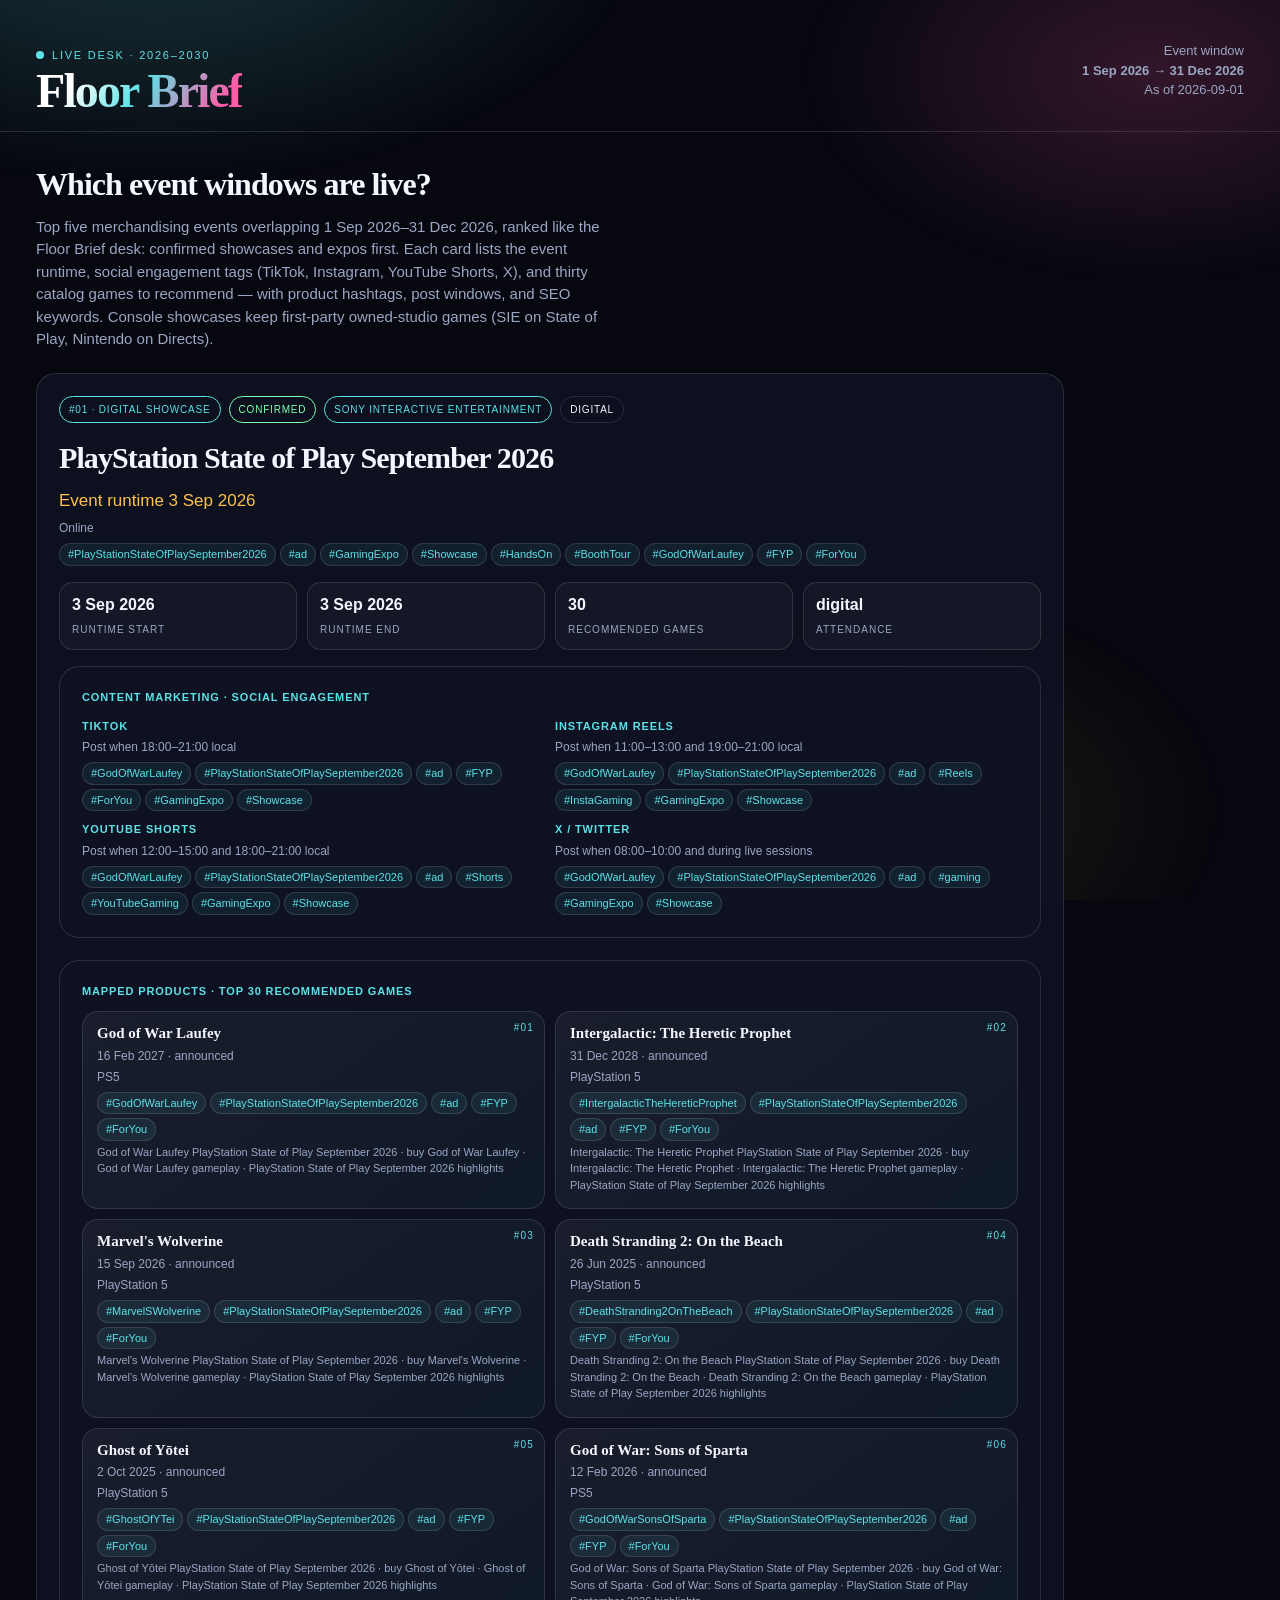
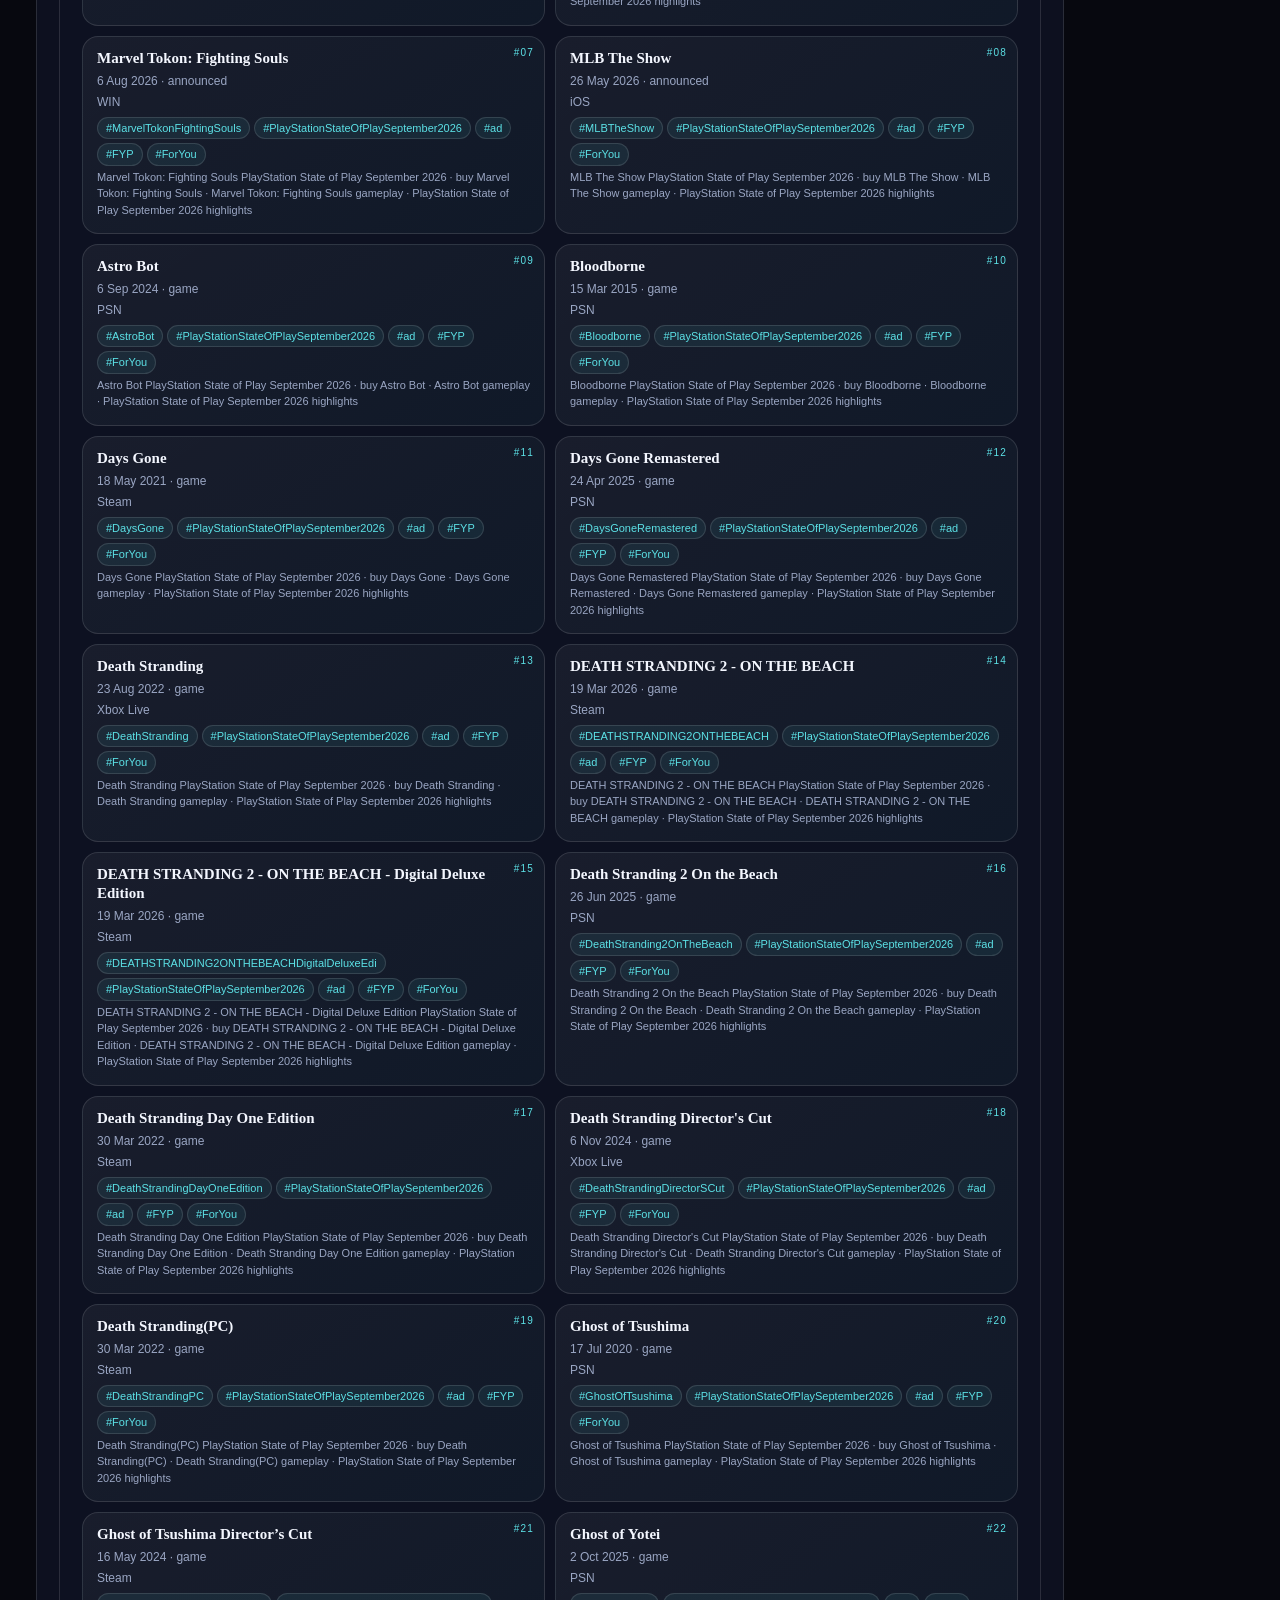
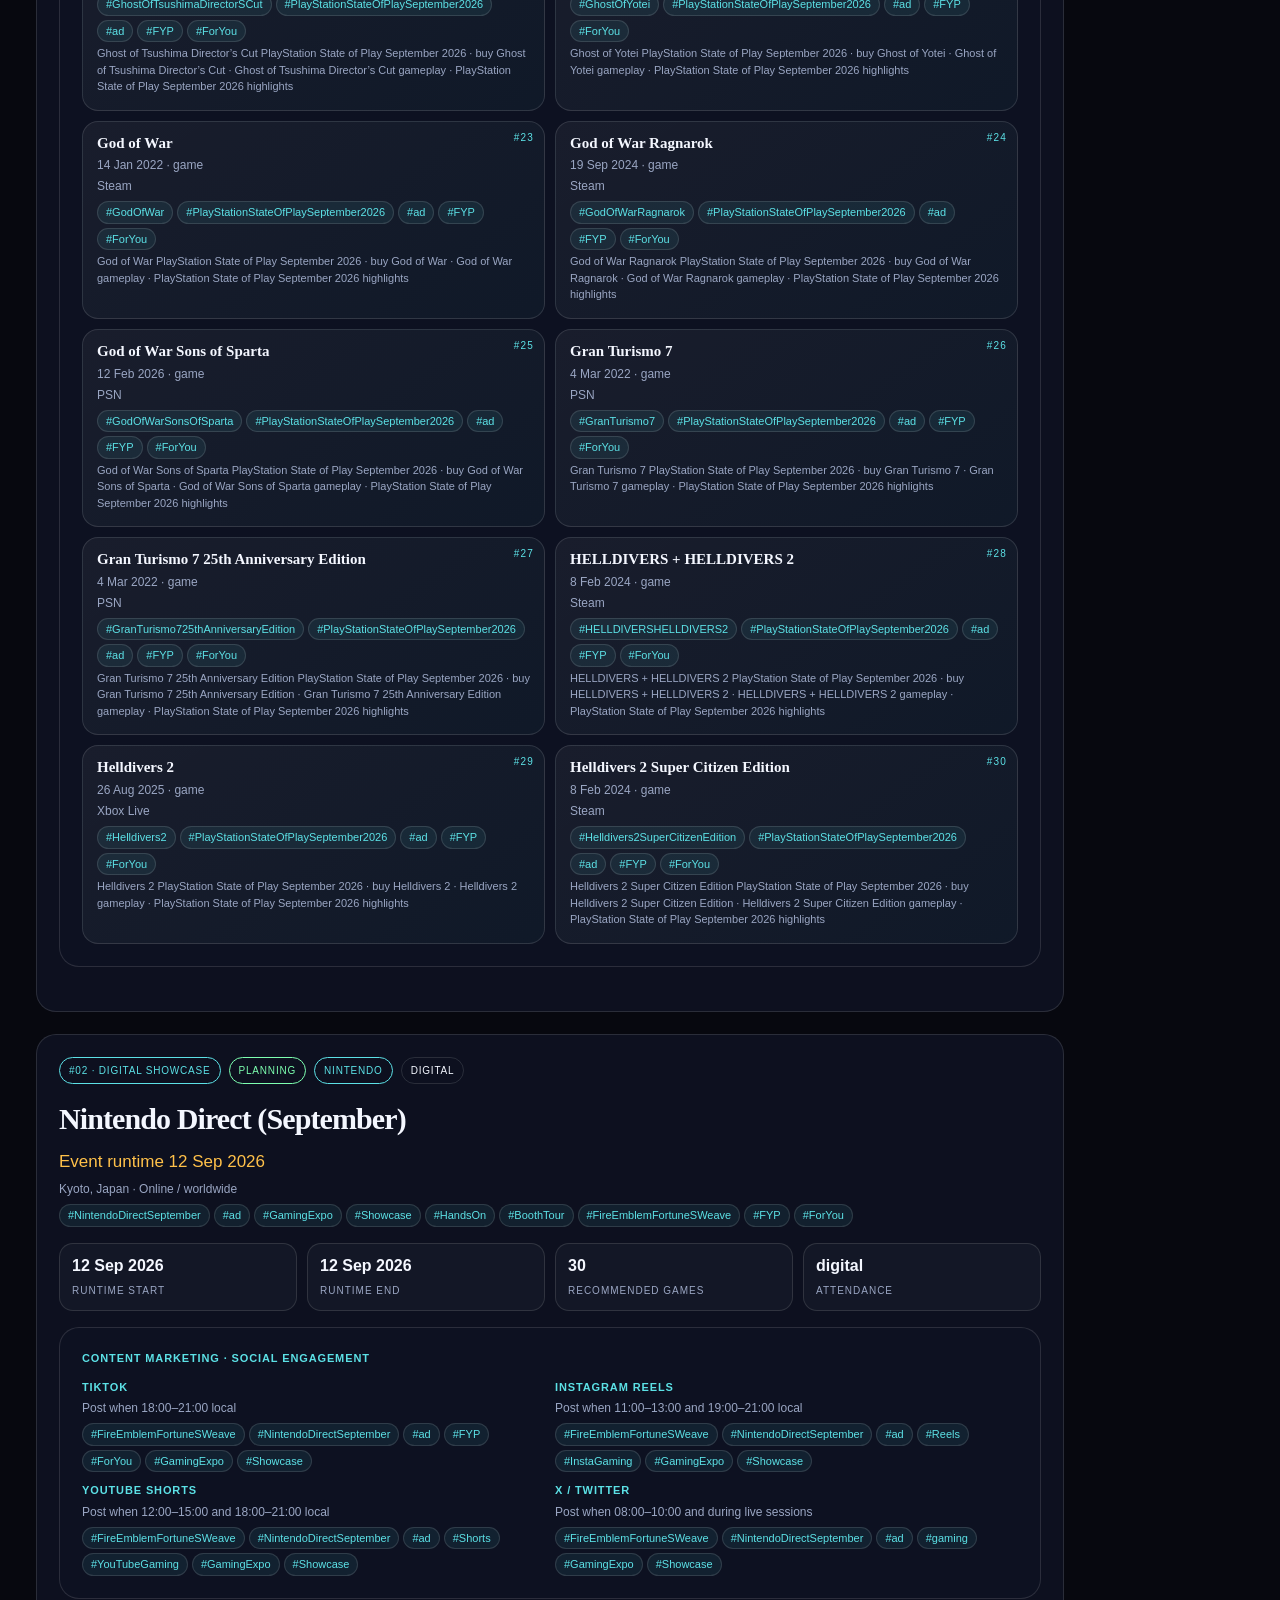
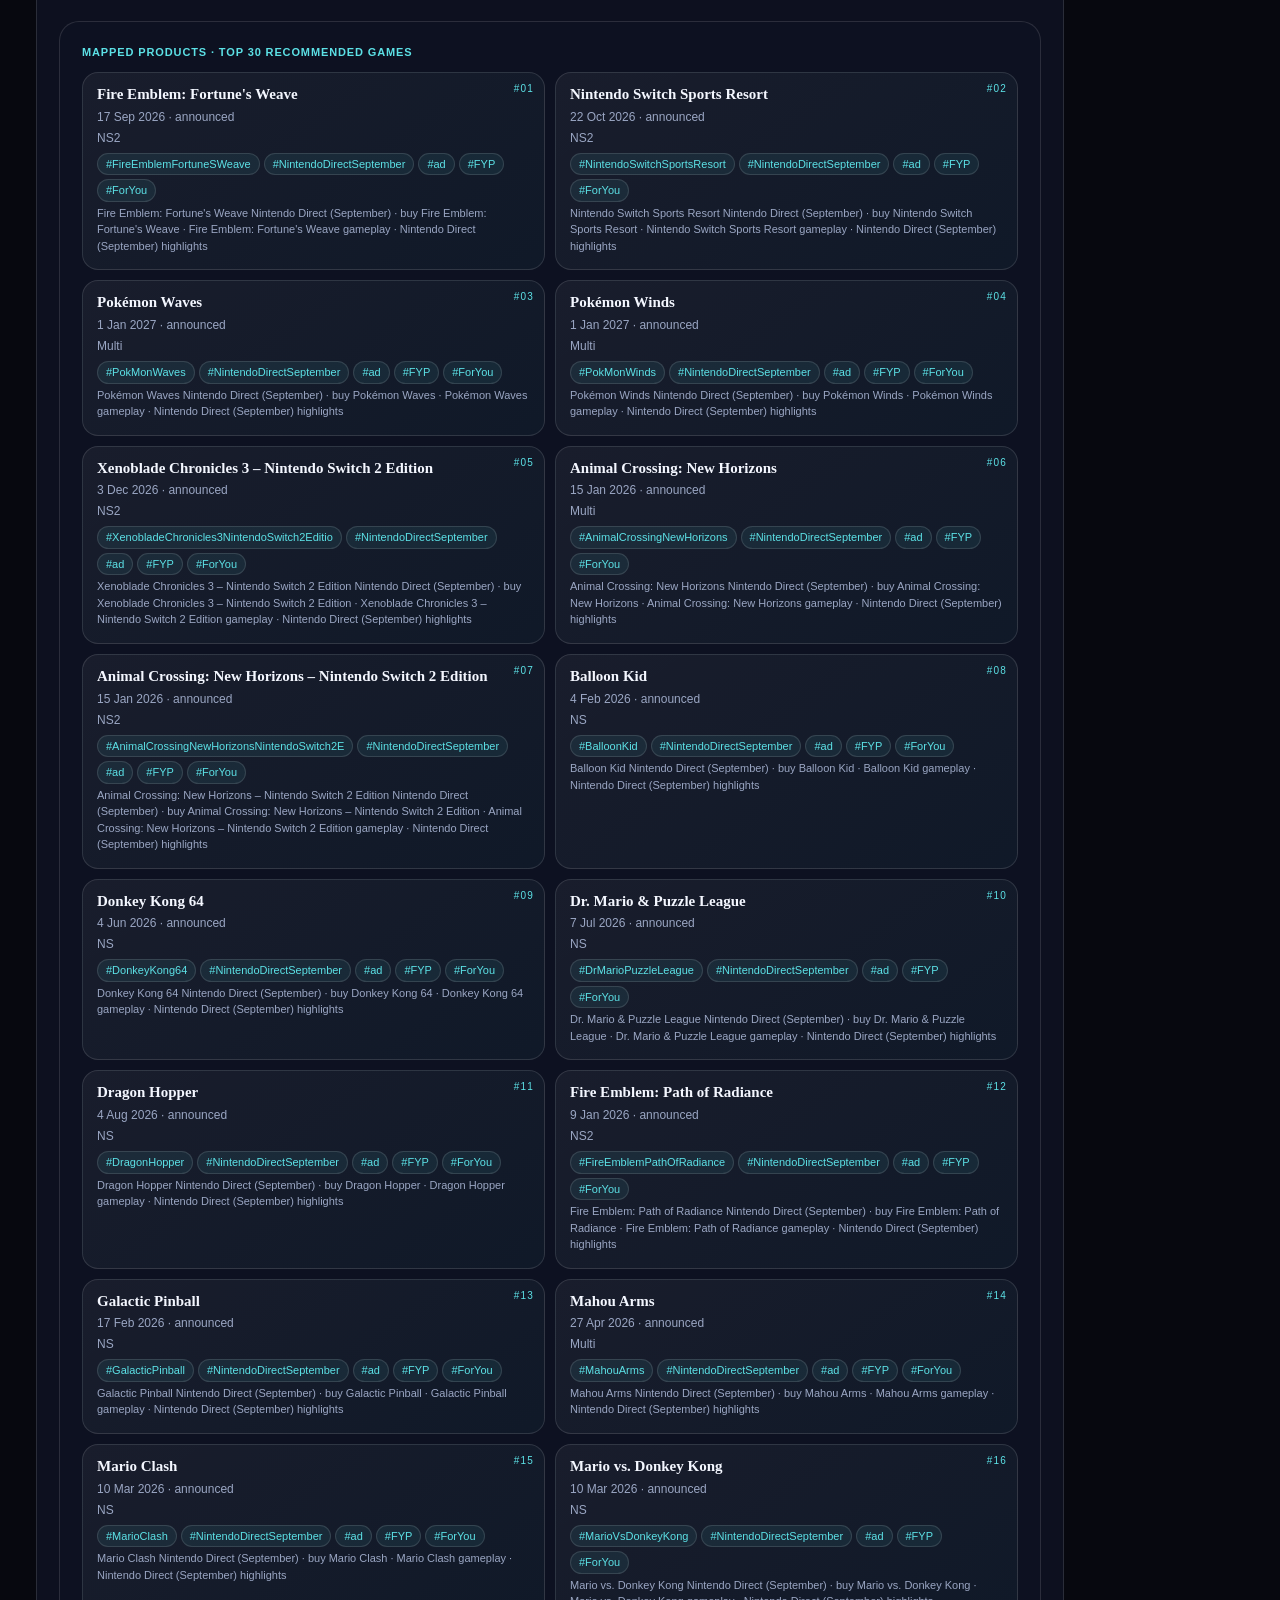
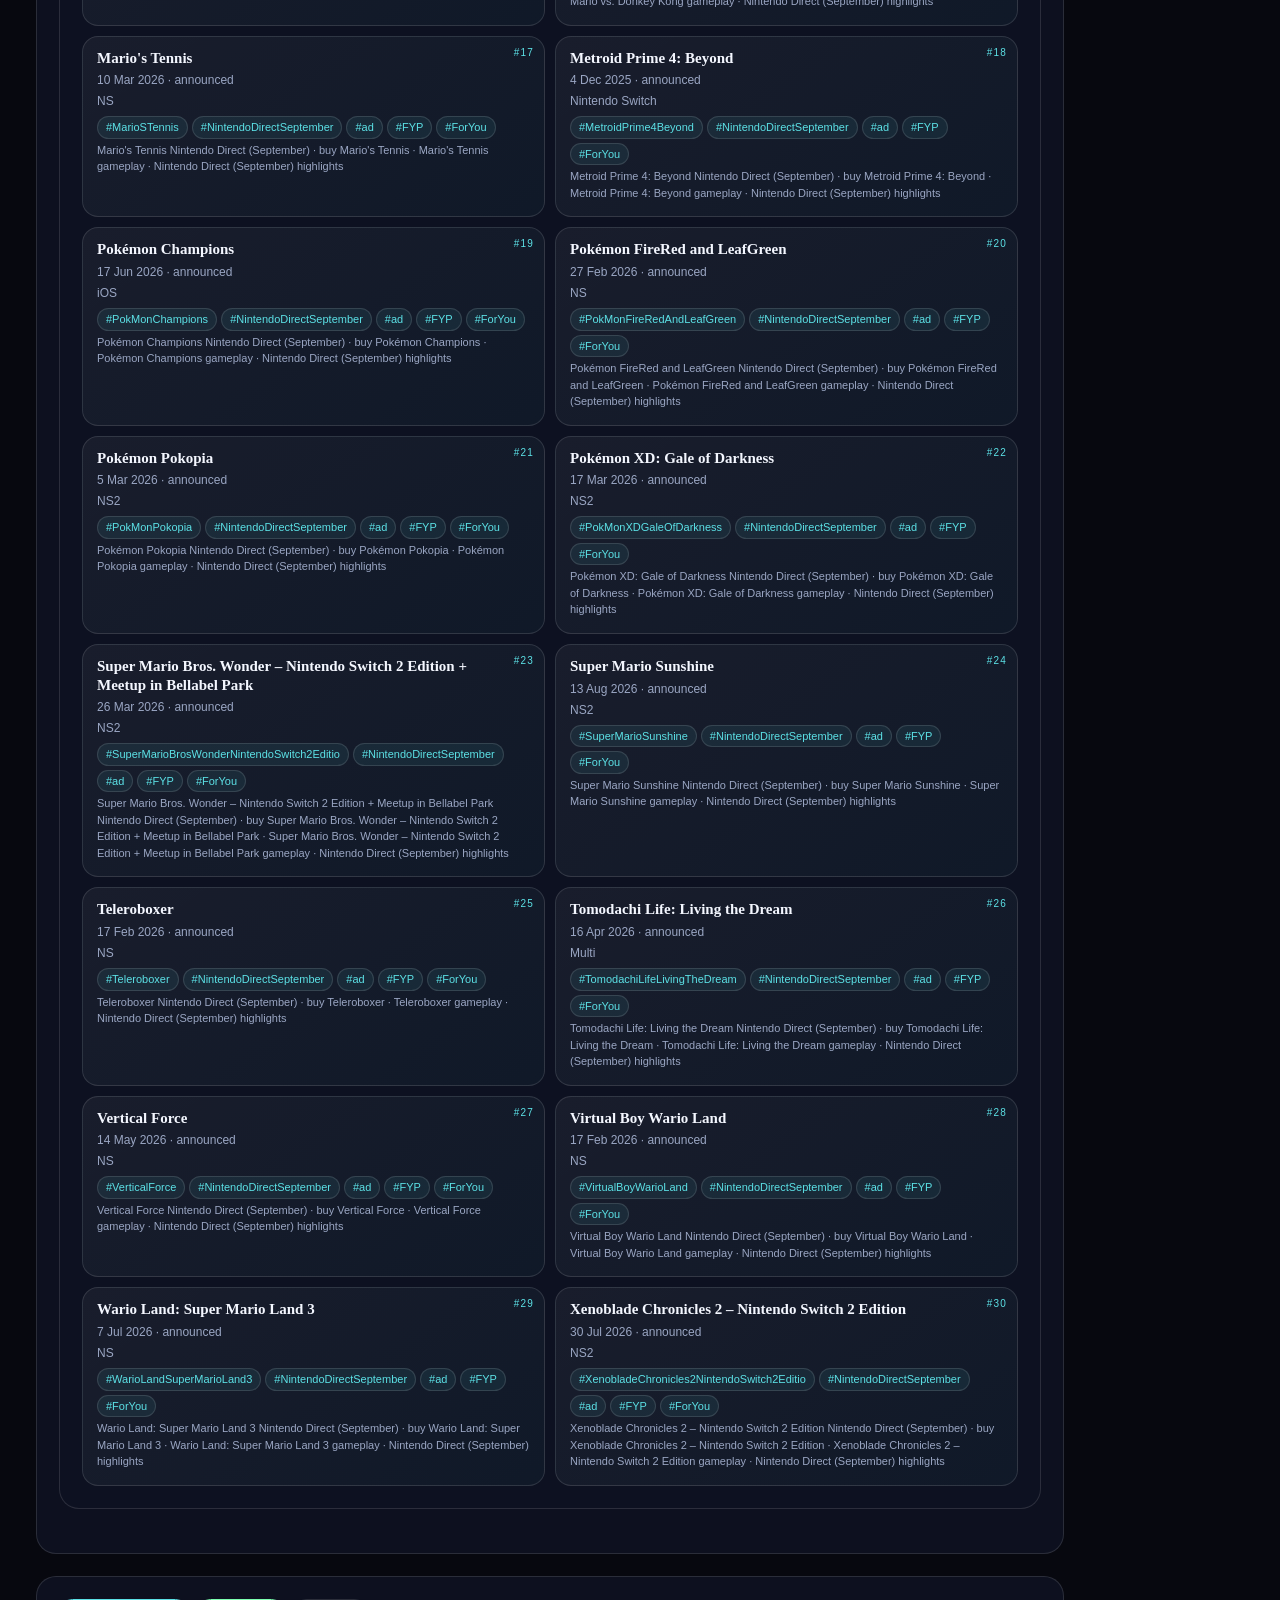
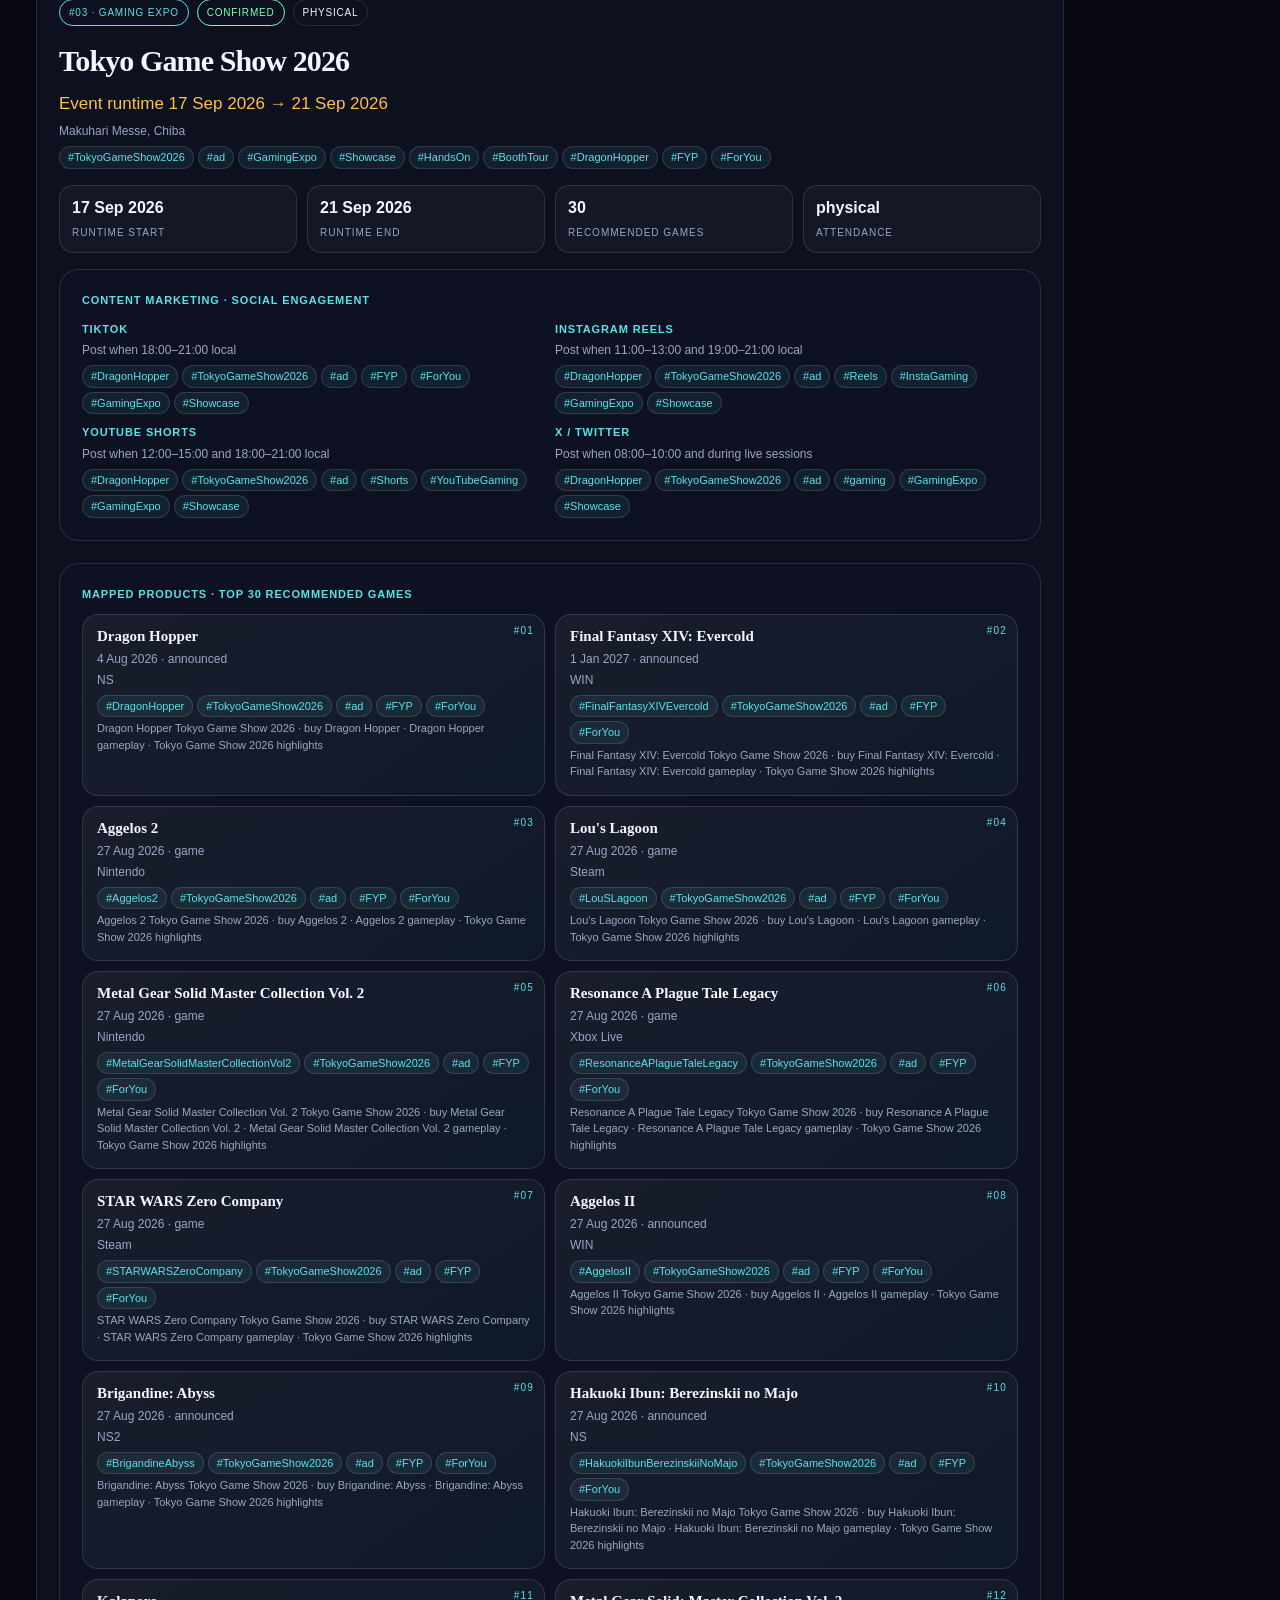
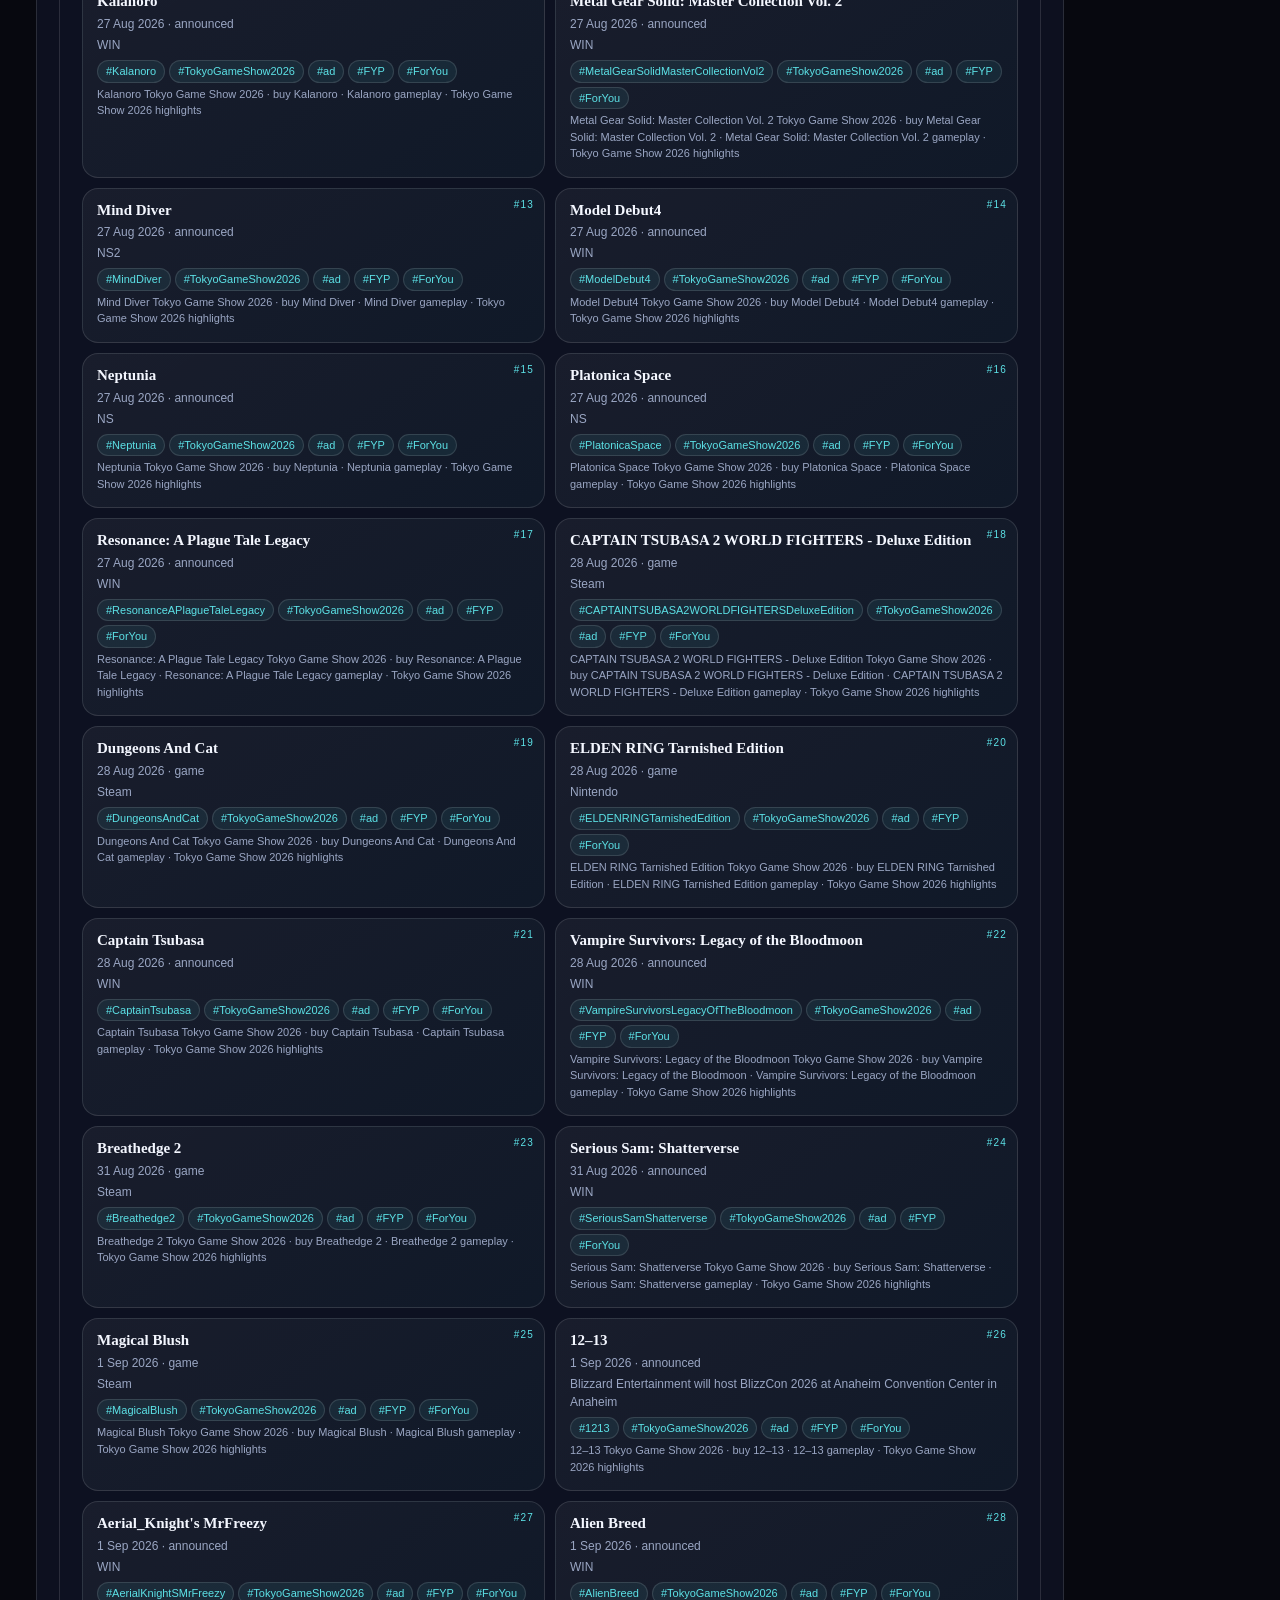
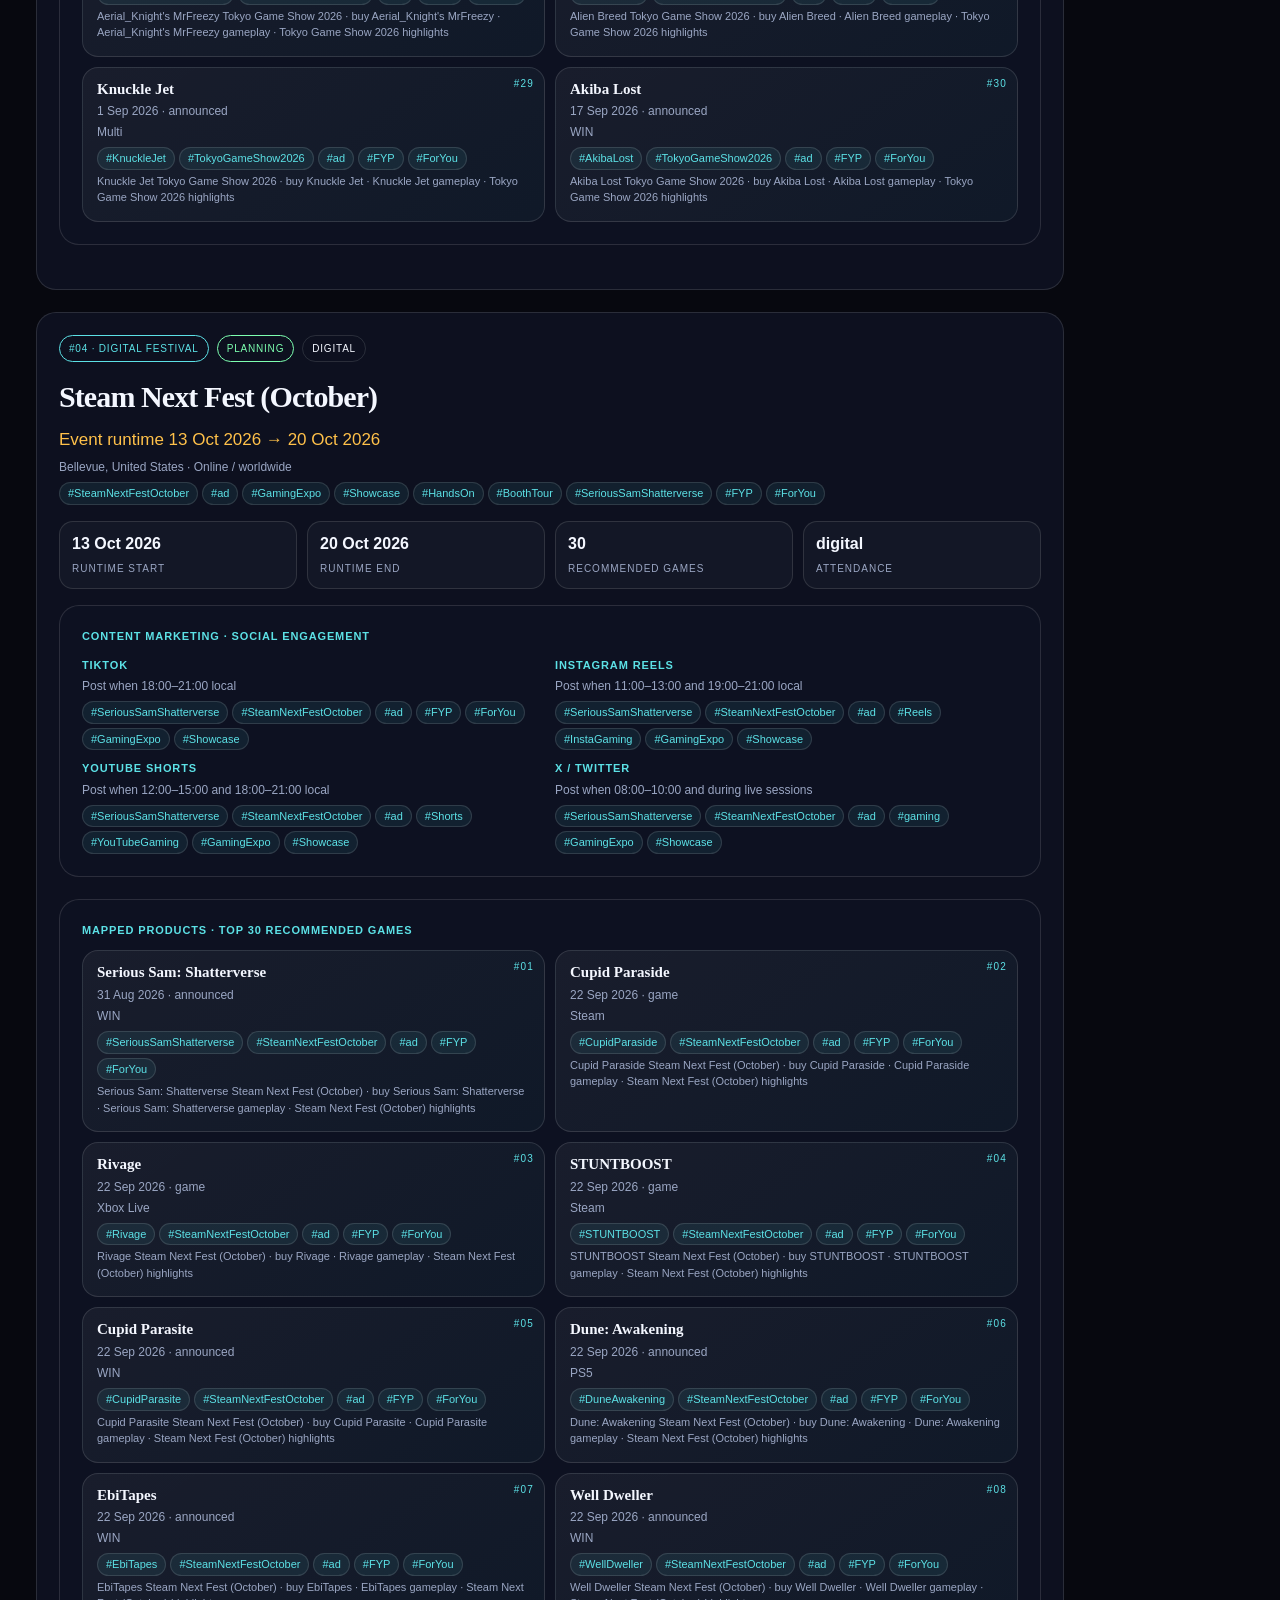
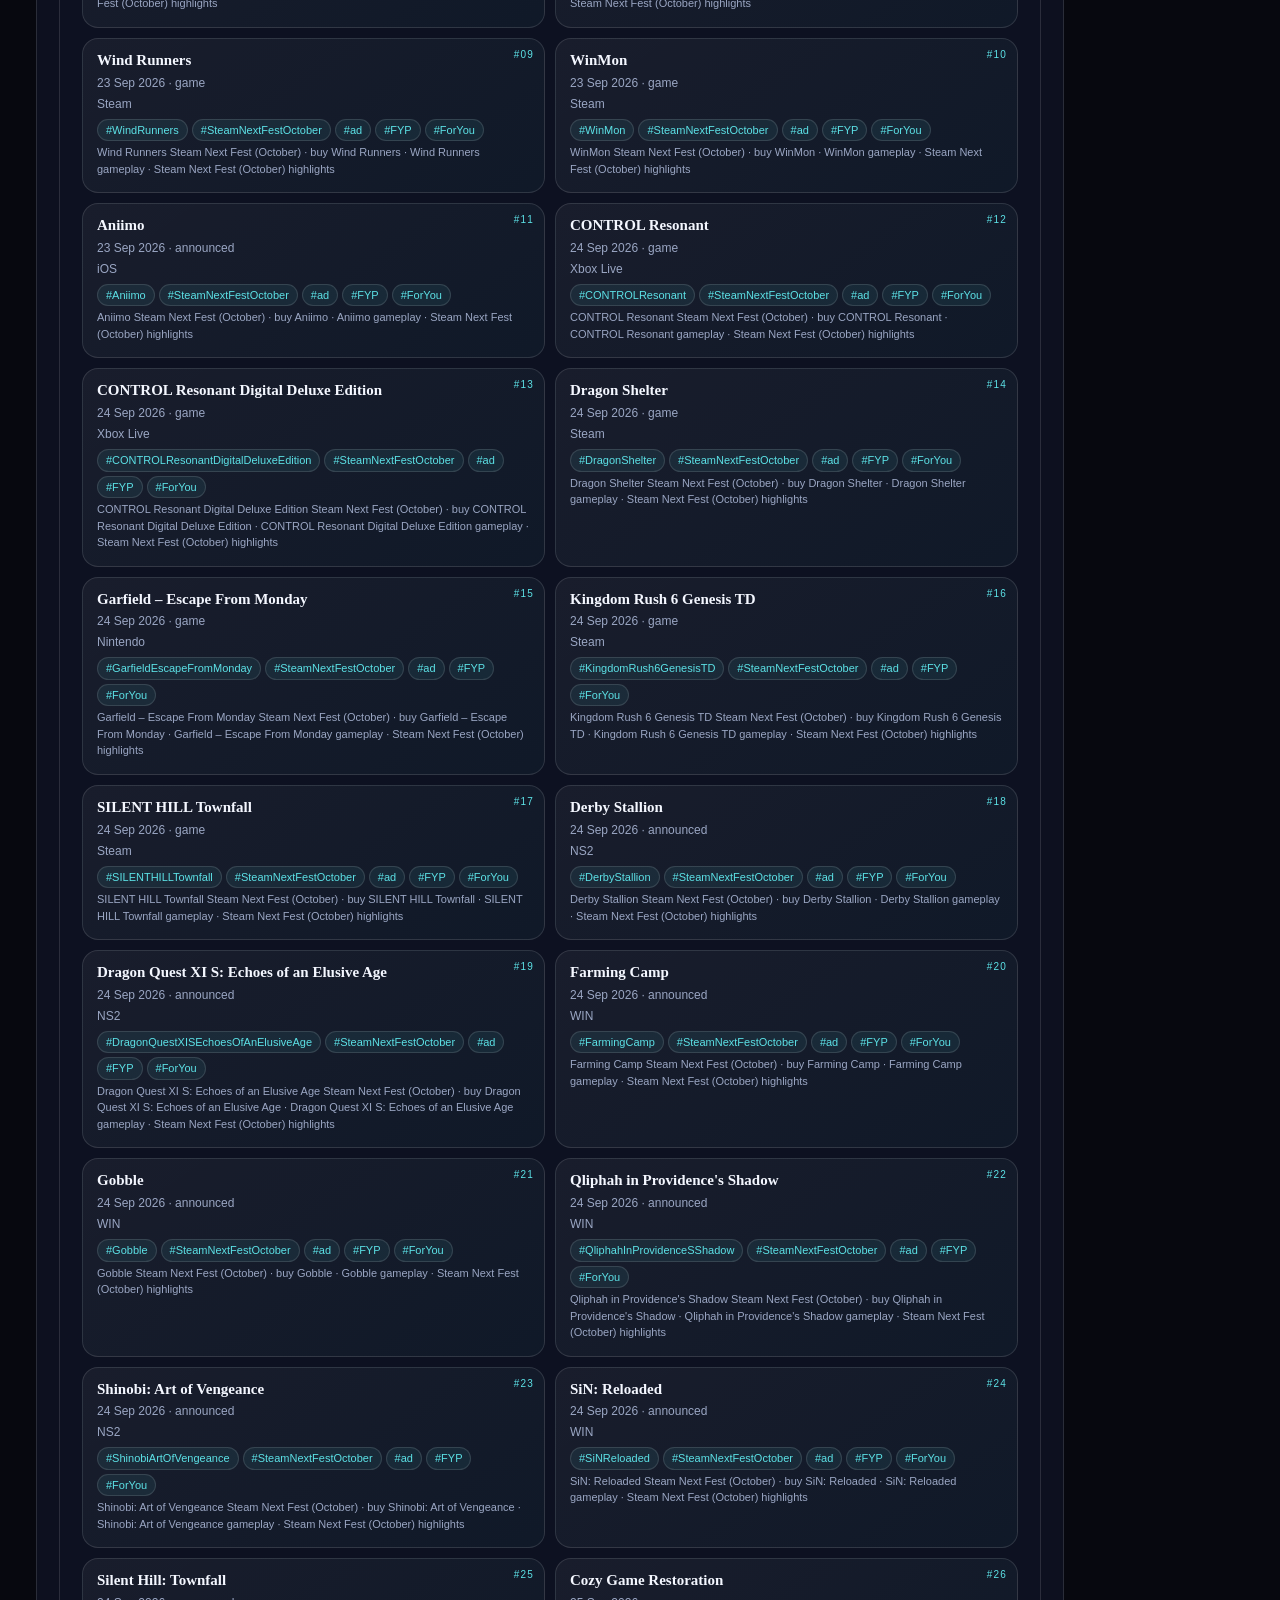
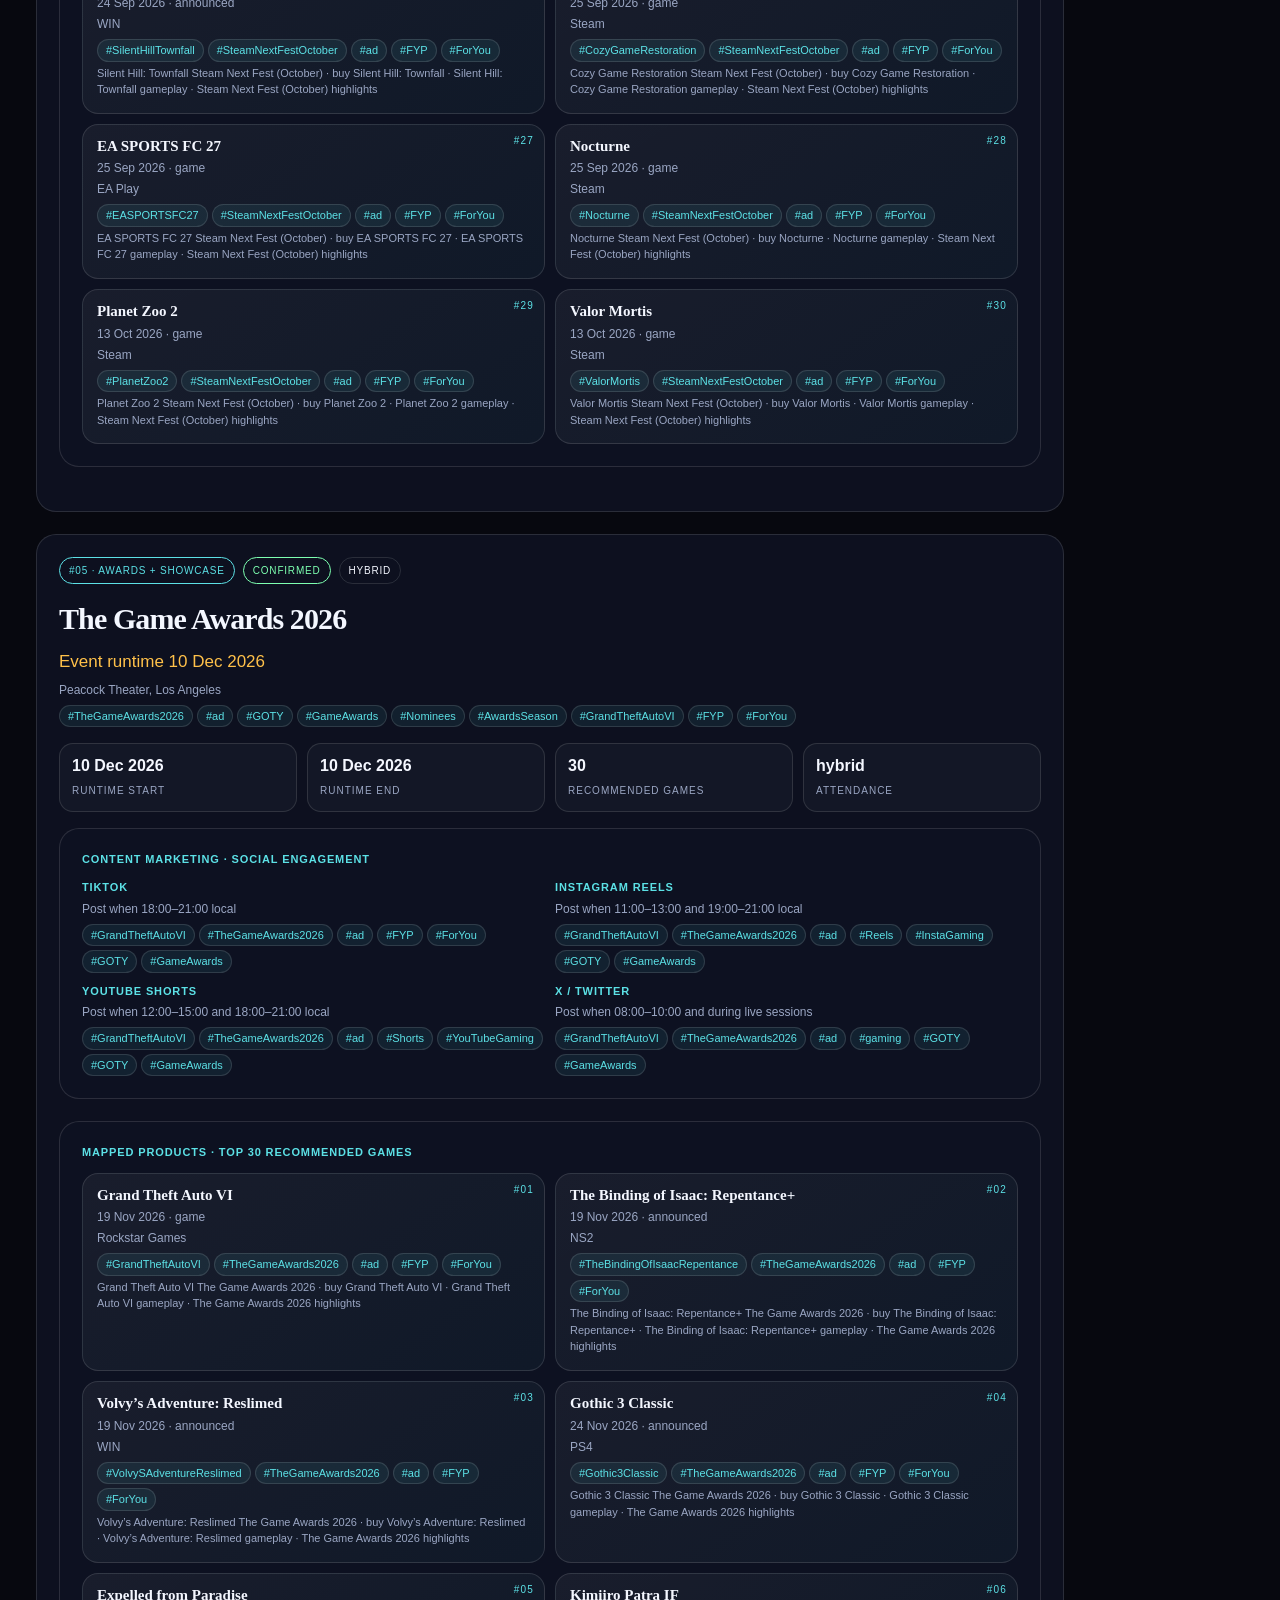
<file: docs/FloorBrief_Sep-Dec_2026_Top_Events.html>
<!DOCTYPE html>
<html lang="en">
<head>
  <meta charset="utf-8"/>
  <title>Floor Brief · Sep–Dec 2026</title>
  <style>
    :root { --bg:#07080F; --ink:#F4F7FF; --muted:#9AA6C3; --cyan:#5CE1E6; --magenta:#FF5CA8; --amber:#FFC14A; --card:#0E1222; --line:#2A3148; }
    * { box-sizing:border-box; }
    html, body { margin:0; background:var(--bg); color:var(--ink); font:15px/1.5 "Helvetica Neue", Helvetica, Arial, sans-serif; }
    body { -webkit-print-color-adjust:exact; print-color-adjust:exact; }
    .aurora { position:fixed; inset:0; pointer-events:none; background:
      radial-gradient(900px 500px at 12% -10%, rgba(92,225,230,.22), transparent 55%),
      radial-gradient(700px 420px at 90% 8%, rgba(255,92,168,.18), transparent 50%),
      radial-gradient(600px 400px at 70% 90%, rgba(255,193,74,.1), transparent 55%); }
    .mast, main { position:relative; z-index:1; }
    .mast { display:flex; justify-content:space-between; align-items:flex-end; padding:28px 36px 18px; border-bottom:1px solid rgba(255,255,255,.12); }
    .kicker { margin:0; letter-spacing:.16em; text-transform:uppercase; font-size:11px; color:var(--cyan); display:flex; align-items:center; gap:8px; }
    .pulse-dot { width:8px; height:8px; border-radius:50%; background:var(--cyan); }
    .mast h1 { margin:6px 0 0; font-family:Palatino, "Palatino Linotype", Georgia, serif; font-size:48px; letter-spacing:-.04em; line-height:.9;
      background:linear-gradient(120deg,#fff 20%,var(--cyan) 50%,var(--magenta) 90%); -webkit-background-clip:text; background-clip:text; color:transparent; }
    .range { color:var(--muted); font-size:13px; text-align:right; }
    main { padding:28px 36px 48px; width:min(1100px,100%); }
    .intro h2 { font-family:Palatino, "Palatino Linotype", Georgia, serif; font-size:32px; margin:0 0 8px; letter-spacing:-.03em; }
    .intro p { margin:0 0 22px; color:var(--muted); max-width:70ch; }
    .lede, .card { background:rgba(14,18,34,.86); border:1px solid rgba(255,255,255,.12); border-radius:20px; padding:22px; margin:0 0 22px; }
    .lede-hero { display:block; }
    .event-title { margin:0 0 8px; font-family:Palatino, "Palatino Linotype", Georgia, serif; font-size:30px; letter-spacing:-.03em; }
    .action { font-size:17px; color:var(--amber); margin:0 0 6px; }
    .badge-row { display:flex; flex-wrap:wrap; gap:8px; margin:0 0 12px; }
    .badge { font-size:10px; letter-spacing:.08em; text-transform:uppercase; padding:5px 9px; border-radius:999px; border:1px solid rgba(255,255,255,.12); }
    .badge.on { border-color:var(--cyan); color:var(--cyan); }
    .badge.live { border-color:#7dffb0; color:#7dffb0; }
    .kpis { display:grid; grid-template-columns:repeat(4,1fr); gap:10px; margin:16px 0; }
    .kpi { border:1px solid rgba(255,255,255,.12); border-radius:14px; padding:10px 12px; background:rgba(255,255,255,.03); }
    .kpi b { display:block; font-size:16px; }
    .kpi span { color:var(--muted); font-size:10px; letter-spacing:.1em; text-transform:uppercase; }
    h4 { margin:0 0 12px; letter-spacing:.08em; text-transform:uppercase; font-size:11px; color:var(--cyan); }
    .media-grid { display:grid; grid-template-columns:repeat(2,minmax(0,1fr)); gap:10px; }
    .media-tile { position:relative; padding:12px 14px; min-height:auto; border:1px solid rgba(255,255,255,.12); border-radius:16px; background:linear-gradient(145deg,rgba(255,255,255,.05),rgba(92,225,230,.04)); }
    .media-tile h5 { margin:0 28px 4px 0; font:700 15px/1.25 Palatino, "Palatino Linotype", Georgia, serif; }
    .meta { margin:3px 0; color:var(--muted); font-size:12px; }
    .meta.seo { font-size:11px; }
    .rank { position:absolute; right:10px; top:8px; color:var(--cyan); font-size:10px; letter-spacing:.12em; }
    .chip-row { display:flex; flex-wrap:wrap; gap:4px; margin:6px 0 0; }
    .hashtag { display:inline-block; font-size:11px; color:var(--cyan); background:rgba(92,225,230,.08); border:1px solid rgba(255,255,255,.12); border-radius:999px; padding:2px 8px; }
    .content-social { display:grid; grid-template-columns:repeat(2,minmax(0,1fr)); gap:10px; }
    .content-social b { display:block; font-size:11px; letter-spacing:.08em; text-transform:uppercase; color:var(--cyan); margin-bottom:4px; }
    .colophon { color:var(--muted); font-size:11px; padding:0 36px 28px; }
    @page { size:A4; margin:12mm; }
    @media print {
      .lede { break-inside:auto; }
      .media-tile, .card { break-inside:avoid; page-break-inside:avoid; }
    }
  </style>
</head>
<body>
  <div class="aurora"></div>
  <header class="mast">
    <div>
      <p class="kicker"><span class="pulse-dot"></span> Live desk · 2026–2030</p>
      <h1>Floor Brief</h1>
    </div>
    <p class="range">Event window<br><b style="color:F4F7FF">1 Sep 2026 → 31 Dec 2026</b><br>As of 2026-09-01</p>
  </header>
  <main>
    <div class="intro">
      <h2>Which event windows are live?</h2>
      <p>Top five merchandising events overlapping 1 Sep 2026–31 Dec 2026, ranked like the Floor Brief desk: confirmed showcases and expos first. Each card lists the event runtime, social engagement tags (TikTok, Instagram, YouTube Shorts, X), and thirty catalog games to recommend — with product hashtags, post windows, and SEO keywords. Console showcases keep first-party owned-studio games (SIE on State of Play, Nintendo on Directs).</p>
    </div>
    
        <article class="lede">
          <div class="lede-hero">
            <div>
              <div class="badge-row">
                <span class="badge on">#01 · Digital Showcase</span>
                <span class="badge live">confirmed</span>
                <span class="badge on">Sony Interactive Entertainment</span>
                <span class="badge">digital</span>
              </div>
              <h3 class="event-title">PlayStation State of Play September 2026</h3>
              <p class="action">Event runtime 3 Sep 2026</p>
              <p class="meta">Online</p>
              <div class="chip-row event-tags"><span class="hashtag">#PlayStationStateOfPlaySeptember2026</span><span class="hashtag">#ad</span><span class="hashtag">#GamingExpo</span><span class="hashtag">#Showcase</span><span class="hashtag">#HandsOn</span><span class="hashtag">#BoothTour</span><span class="hashtag">#GodOfWarLaufey</span><span class="hashtag">#FYP</span><span class="hashtag">#ForYou</span></div>
            </div>
          </div>
          <div class="kpis">
            <div class="kpi"><b>3 Sep 2026</b><span>Runtime start</span></div>
            <div class="kpi"><b>3 Sep 2026</b><span>Runtime end</span></div>
            <div class="kpi"><b>30</b><span>Recommended games</span></div>
            <div class="kpi"><b>digital</b><span>Attendance</span></div>
          </div>
          <section class="card">
            <h4>Content marketing · social engagement</h4>
            <div class="content-social"><div>
              <b>TikTok</b>
              <p class="meta">Post when 18:00–21:00 local</p>
              <div class="chip-row"><span class="hashtag">#GodOfWarLaufey</span><span class="hashtag">#PlayStationStateOfPlaySeptember2026</span><span class="hashtag">#ad</span><span class="hashtag">#FYP</span><span class="hashtag">#ForYou</span><span class="hashtag">#GamingExpo</span><span class="hashtag">#Showcase</span></div>
            </div><div>
              <b>Instagram Reels</b>
              <p class="meta">Post when 11:00–13:00 and 19:00–21:00 local</p>
              <div class="chip-row"><span class="hashtag">#GodOfWarLaufey</span><span class="hashtag">#PlayStationStateOfPlaySeptember2026</span><span class="hashtag">#ad</span><span class="hashtag">#Reels</span><span class="hashtag">#InstaGaming</span><span class="hashtag">#GamingExpo</span><span class="hashtag">#Showcase</span></div>
            </div><div>
              <b>YouTube Shorts</b>
              <p class="meta">Post when 12:00–15:00 and 18:00–21:00 local</p>
              <div class="chip-row"><span class="hashtag">#GodOfWarLaufey</span><span class="hashtag">#PlayStationStateOfPlaySeptember2026</span><span class="hashtag">#ad</span><span class="hashtag">#Shorts</span><span class="hashtag">#YouTubeGaming</span><span class="hashtag">#GamingExpo</span><span class="hashtag">#Showcase</span></div>
            </div><div>
              <b>X / Twitter</b>
              <p class="meta">Post when 08:00–10:00 and during live sessions</p>
              <div class="chip-row"><span class="hashtag">#GodOfWarLaufey</span><span class="hashtag">#PlayStationStateOfPlaySeptember2026</span><span class="hashtag">#ad</span><span class="hashtag">#gaming</span><span class="hashtag">#GamingExpo</span><span class="hashtag">#Showcase</span></div>
            </div></div>
          </section>
          <section class="card">
            <h4>Mapped products · top 30 recommended games</h4>
            <div class="media-grid">
            <article class="media-tile">
              <span class="rank">#01</span>
              <h5>God of War Laufey</h5>
              <p class="meta">16 Feb 2027 · announced</p>
              <p class="meta">PS5</p>
              <div class="chip-row"><span class="hashtag">#GodOfWarLaufey</span><span class="hashtag">#PlayStationStateOfPlaySeptember2026</span><span class="hashtag">#ad</span><span class="hashtag">#FYP</span><span class="hashtag">#ForYou</span></div>
              <p class="meta seo">God of War Laufey PlayStation State of Play September 2026 · buy God of War Laufey · God of War Laufey gameplay · PlayStation State of Play September 2026 highlights</p>
            </article>
            <article class="media-tile">
              <span class="rank">#02</span>
              <h5>Intergalactic: The Heretic Prophet</h5>
              <p class="meta">31 Dec 2028 · announced</p>
              <p class="meta">PlayStation 5</p>
              <div class="chip-row"><span class="hashtag">#IntergalacticTheHereticProphet</span><span class="hashtag">#PlayStationStateOfPlaySeptember2026</span><span class="hashtag">#ad</span><span class="hashtag">#FYP</span><span class="hashtag">#ForYou</span></div>
              <p class="meta seo">Intergalactic: The Heretic Prophet PlayStation State of Play September 2026 · buy Intergalactic: The Heretic Prophet · Intergalactic: The Heretic Prophet gameplay · PlayStation State of Play September 2026 highlights</p>
            </article>
            <article class="media-tile">
              <span class="rank">#03</span>
              <h5>Marvel&#x27;s Wolverine</h5>
              <p class="meta">15 Sep 2026 · announced</p>
              <p class="meta">PlayStation 5</p>
              <div class="chip-row"><span class="hashtag">#MarvelSWolverine</span><span class="hashtag">#PlayStationStateOfPlaySeptember2026</span><span class="hashtag">#ad</span><span class="hashtag">#FYP</span><span class="hashtag">#ForYou</span></div>
              <p class="meta seo">Marvel&#x27;s Wolverine PlayStation State of Play September 2026 · buy Marvel&#x27;s Wolverine · Marvel&#x27;s Wolverine gameplay · PlayStation State of Play September 2026 highlights</p>
            </article>
            <article class="media-tile">
              <span class="rank">#04</span>
              <h5>Death Stranding 2: On the Beach</h5>
              <p class="meta">26 Jun 2025 · announced</p>
              <p class="meta">PlayStation 5</p>
              <div class="chip-row"><span class="hashtag">#DeathStranding2OnTheBeach</span><span class="hashtag">#PlayStationStateOfPlaySeptember2026</span><span class="hashtag">#ad</span><span class="hashtag">#FYP</span><span class="hashtag">#ForYou</span></div>
              <p class="meta seo">Death Stranding 2: On the Beach PlayStation State of Play September 2026 · buy Death Stranding 2: On the Beach · Death Stranding 2: On the Beach gameplay · PlayStation State of Play September 2026 highlights</p>
            </article>
            <article class="media-tile">
              <span class="rank">#05</span>
              <h5>Ghost of Yōtei</h5>
              <p class="meta">2 Oct 2025 · announced</p>
              <p class="meta">PlayStation 5</p>
              <div class="chip-row"><span class="hashtag">#GhostOfYTei</span><span class="hashtag">#PlayStationStateOfPlaySeptember2026</span><span class="hashtag">#ad</span><span class="hashtag">#FYP</span><span class="hashtag">#ForYou</span></div>
              <p class="meta seo">Ghost of Yōtei PlayStation State of Play September 2026 · buy Ghost of Yōtei · Ghost of Yōtei gameplay · PlayStation State of Play September 2026 highlights</p>
            </article>
            <article class="media-tile">
              <span class="rank">#06</span>
              <h5>God of War: Sons of Sparta</h5>
              <p class="meta">12 Feb 2026 · announced</p>
              <p class="meta">PS5</p>
              <div class="chip-row"><span class="hashtag">#GodOfWarSonsOfSparta</span><span class="hashtag">#PlayStationStateOfPlaySeptember2026</span><span class="hashtag">#ad</span><span class="hashtag">#FYP</span><span class="hashtag">#ForYou</span></div>
              <p class="meta seo">God of War: Sons of Sparta PlayStation State of Play September 2026 · buy God of War: Sons of Sparta · God of War: Sons of Sparta gameplay · PlayStation State of Play September 2026 highlights</p>
            </article>
            <article class="media-tile">
              <span class="rank">#07</span>
              <h5>Marvel Tokon: Fighting Souls</h5>
              <p class="meta">6 Aug 2026 · announced</p>
              <p class="meta">WIN</p>
              <div class="chip-row"><span class="hashtag">#MarvelTokonFightingSouls</span><span class="hashtag">#PlayStationStateOfPlaySeptember2026</span><span class="hashtag">#ad</span><span class="hashtag">#FYP</span><span class="hashtag">#ForYou</span></div>
              <p class="meta seo">Marvel Tokon: Fighting Souls PlayStation State of Play September 2026 · buy Marvel Tokon: Fighting Souls · Marvel Tokon: Fighting Souls gameplay · PlayStation State of Play September 2026 highlights</p>
            </article>
            <article class="media-tile">
              <span class="rank">#08</span>
              <h5>MLB The Show</h5>
              <p class="meta">26 May 2026 · announced</p>
              <p class="meta">iOS</p>
              <div class="chip-row"><span class="hashtag">#MLBTheShow</span><span class="hashtag">#PlayStationStateOfPlaySeptember2026</span><span class="hashtag">#ad</span><span class="hashtag">#FYP</span><span class="hashtag">#ForYou</span></div>
              <p class="meta seo">MLB The Show PlayStation State of Play September 2026 · buy MLB The Show · MLB The Show gameplay · PlayStation State of Play September 2026 highlights</p>
            </article>
            <article class="media-tile">
              <span class="rank">#09</span>
              <h5>Astro Bot</h5>
              <p class="meta">6 Sep 2024 · game</p>
              <p class="meta">PSN</p>
              <div class="chip-row"><span class="hashtag">#AstroBot</span><span class="hashtag">#PlayStationStateOfPlaySeptember2026</span><span class="hashtag">#ad</span><span class="hashtag">#FYP</span><span class="hashtag">#ForYou</span></div>
              <p class="meta seo">Astro Bot PlayStation State of Play September 2026 · buy Astro Bot · Astro Bot gameplay · PlayStation State of Play September 2026 highlights</p>
            </article>
            <article class="media-tile">
              <span class="rank">#10</span>
              <h5>Bloodborne</h5>
              <p class="meta">15 Mar 2015 · game</p>
              <p class="meta">PSN</p>
              <div class="chip-row"><span class="hashtag">#Bloodborne</span><span class="hashtag">#PlayStationStateOfPlaySeptember2026</span><span class="hashtag">#ad</span><span class="hashtag">#FYP</span><span class="hashtag">#ForYou</span></div>
              <p class="meta seo">Bloodborne PlayStation State of Play September 2026 · buy Bloodborne · Bloodborne gameplay · PlayStation State of Play September 2026 highlights</p>
            </article>
            <article class="media-tile">
              <span class="rank">#11</span>
              <h5>Days Gone</h5>
              <p class="meta">18 May 2021 · game</p>
              <p class="meta">Steam</p>
              <div class="chip-row"><span class="hashtag">#DaysGone</span><span class="hashtag">#PlayStationStateOfPlaySeptember2026</span><span class="hashtag">#ad</span><span class="hashtag">#FYP</span><span class="hashtag">#ForYou</span></div>
              <p class="meta seo">Days Gone PlayStation State of Play September 2026 · buy Days Gone · Days Gone gameplay · PlayStation State of Play September 2026 highlights</p>
            </article>
            <article class="media-tile">
              <span class="rank">#12</span>
              <h5>Days Gone Remastered</h5>
              <p class="meta">24 Apr 2025 · game</p>
              <p class="meta">PSN</p>
              <div class="chip-row"><span class="hashtag">#DaysGoneRemastered</span><span class="hashtag">#PlayStationStateOfPlaySeptember2026</span><span class="hashtag">#ad</span><span class="hashtag">#FYP</span><span class="hashtag">#ForYou</span></div>
              <p class="meta seo">Days Gone Remastered PlayStation State of Play September 2026 · buy Days Gone Remastered · Days Gone Remastered gameplay · PlayStation State of Play September 2026 highlights</p>
            </article>
            <article class="media-tile">
              <span class="rank">#13</span>
              <h5>Death Stranding</h5>
              <p class="meta">23 Aug 2022 · game</p>
              <p class="meta">Xbox Live</p>
              <div class="chip-row"><span class="hashtag">#DeathStranding</span><span class="hashtag">#PlayStationStateOfPlaySeptember2026</span><span class="hashtag">#ad</span><span class="hashtag">#FYP</span><span class="hashtag">#ForYou</span></div>
              <p class="meta seo">Death Stranding PlayStation State of Play September 2026 · buy Death Stranding · Death Stranding gameplay · PlayStation State of Play September 2026 highlights</p>
            </article>
            <article class="media-tile">
              <span class="rank">#14</span>
              <h5>DEATH STRANDING 2 - ON THE BEACH</h5>
              <p class="meta">19 Mar 2026 · game</p>
              <p class="meta">Steam</p>
              <div class="chip-row"><span class="hashtag">#DEATHSTRANDING2ONTHEBEACH</span><span class="hashtag">#PlayStationStateOfPlaySeptember2026</span><span class="hashtag">#ad</span><span class="hashtag">#FYP</span><span class="hashtag">#ForYou</span></div>
              <p class="meta seo">DEATH STRANDING 2 - ON THE BEACH PlayStation State of Play September 2026 · buy DEATH STRANDING 2 - ON THE BEACH · DEATH STRANDING 2 - ON THE BEACH gameplay · PlayStation State of Play September 2026 highlights</p>
            </article>
            <article class="media-tile">
              <span class="rank">#15</span>
              <h5>DEATH STRANDING 2 - ON THE BEACH - Digital Deluxe Edition</h5>
              <p class="meta">19 Mar 2026 · game</p>
              <p class="meta">Steam</p>
              <div class="chip-row"><span class="hashtag">#DEATHSTRANDING2ONTHEBEACHDigitalDeluxeEdi</span><span class="hashtag">#PlayStationStateOfPlaySeptember2026</span><span class="hashtag">#ad</span><span class="hashtag">#FYP</span><span class="hashtag">#ForYou</span></div>
              <p class="meta seo">DEATH STRANDING 2 - ON THE BEACH - Digital Deluxe Edition PlayStation State of Play September 2026 · buy DEATH STRANDING 2 - ON THE BEACH - Digital Deluxe Edition · DEATH STRANDING 2 - ON THE BEACH - Digital Deluxe Edition gameplay · PlayStation State of Play September 2026 highlights</p>
            </article>
            <article class="media-tile">
              <span class="rank">#16</span>
              <h5>Death Stranding 2 On the Beach</h5>
              <p class="meta">26 Jun 2025 · game</p>
              <p class="meta">PSN</p>
              <div class="chip-row"><span class="hashtag">#DeathStranding2OnTheBeach</span><span class="hashtag">#PlayStationStateOfPlaySeptember2026</span><span class="hashtag">#ad</span><span class="hashtag">#FYP</span><span class="hashtag">#ForYou</span></div>
              <p class="meta seo">Death Stranding 2 On the Beach PlayStation State of Play September 2026 · buy Death Stranding 2 On the Beach · Death Stranding 2 On the Beach gameplay · PlayStation State of Play September 2026 highlights</p>
            </article>
            <article class="media-tile">
              <span class="rank">#17</span>
              <h5>Death Stranding Day One Edition</h5>
              <p class="meta">30 Mar 2022 · game</p>
              <p class="meta">Steam</p>
              <div class="chip-row"><span class="hashtag">#DeathStrandingDayOneEdition</span><span class="hashtag">#PlayStationStateOfPlaySeptember2026</span><span class="hashtag">#ad</span><span class="hashtag">#FYP</span><span class="hashtag">#ForYou</span></div>
              <p class="meta seo">Death Stranding Day One Edition PlayStation State of Play September 2026 · buy Death Stranding Day One Edition · Death Stranding Day One Edition gameplay · PlayStation State of Play September 2026 highlights</p>
            </article>
            <article class="media-tile">
              <span class="rank">#18</span>
              <h5>Death Stranding Director&#x27;s Cut</h5>
              <p class="meta">6 Nov 2024 · game</p>
              <p class="meta">Xbox Live</p>
              <div class="chip-row"><span class="hashtag">#DeathStrandingDirectorSCut</span><span class="hashtag">#PlayStationStateOfPlaySeptember2026</span><span class="hashtag">#ad</span><span class="hashtag">#FYP</span><span class="hashtag">#ForYou</span></div>
              <p class="meta seo">Death Stranding Director&#x27;s Cut PlayStation State of Play September 2026 · buy Death Stranding Director&#x27;s Cut · Death Stranding Director&#x27;s Cut gameplay · PlayStation State of Play September 2026 highlights</p>
            </article>
            <article class="media-tile">
              <span class="rank">#19</span>
              <h5>Death Stranding(PC)</h5>
              <p class="meta">30 Mar 2022 · game</p>
              <p class="meta">Steam</p>
              <div class="chip-row"><span class="hashtag">#DeathStrandingPC</span><span class="hashtag">#PlayStationStateOfPlaySeptember2026</span><span class="hashtag">#ad</span><span class="hashtag">#FYP</span><span class="hashtag">#ForYou</span></div>
              <p class="meta seo">Death Stranding(PC) PlayStation State of Play September 2026 · buy Death Stranding(PC) · Death Stranding(PC) gameplay · PlayStation State of Play September 2026 highlights</p>
            </article>
            <article class="media-tile">
              <span class="rank">#20</span>
              <h5>Ghost of Tsushima</h5>
              <p class="meta">17 Jul 2020 · game</p>
              <p class="meta">PSN</p>
              <div class="chip-row"><span class="hashtag">#GhostOfTsushima</span><span class="hashtag">#PlayStationStateOfPlaySeptember2026</span><span class="hashtag">#ad</span><span class="hashtag">#FYP</span><span class="hashtag">#ForYou</span></div>
              <p class="meta seo">Ghost of Tsushima PlayStation State of Play September 2026 · buy Ghost of Tsushima · Ghost of Tsushima gameplay · PlayStation State of Play September 2026 highlights</p>
            </article>
            <article class="media-tile">
              <span class="rank">#21</span>
              <h5>Ghost of Tsushima Director’s Cut</h5>
              <p class="meta">16 May 2024 · game</p>
              <p class="meta">Steam</p>
              <div class="chip-row"><span class="hashtag">#GhostOfTsushimaDirectorSCut</span><span class="hashtag">#PlayStationStateOfPlaySeptember2026</span><span class="hashtag">#ad</span><span class="hashtag">#FYP</span><span class="hashtag">#ForYou</span></div>
              <p class="meta seo">Ghost of Tsushima Director’s Cut PlayStation State of Play September 2026 · buy Ghost of Tsushima Director’s Cut · Ghost of Tsushima Director’s Cut gameplay · PlayStation State of Play September 2026 highlights</p>
            </article>
            <article class="media-tile">
              <span class="rank">#22</span>
              <h5>Ghost of Yotei</h5>
              <p class="meta">2 Oct 2025 · game</p>
              <p class="meta">PSN</p>
              <div class="chip-row"><span class="hashtag">#GhostOfYotei</span><span class="hashtag">#PlayStationStateOfPlaySeptember2026</span><span class="hashtag">#ad</span><span class="hashtag">#FYP</span><span class="hashtag">#ForYou</span></div>
              <p class="meta seo">Ghost of Yotei PlayStation State of Play September 2026 · buy Ghost of Yotei · Ghost of Yotei gameplay · PlayStation State of Play September 2026 highlights</p>
            </article>
            <article class="media-tile">
              <span class="rank">#23</span>
              <h5>God of War</h5>
              <p class="meta">14 Jan 2022 · game</p>
              <p class="meta">Steam</p>
              <div class="chip-row"><span class="hashtag">#GodOfWar</span><span class="hashtag">#PlayStationStateOfPlaySeptember2026</span><span class="hashtag">#ad</span><span class="hashtag">#FYP</span><span class="hashtag">#ForYou</span></div>
              <p class="meta seo">God of War PlayStation State of Play September 2026 · buy God of War · God of War gameplay · PlayStation State of Play September 2026 highlights</p>
            </article>
            <article class="media-tile">
              <span class="rank">#24</span>
              <h5>God of War Ragnarok</h5>
              <p class="meta">19 Sep 2024 · game</p>
              <p class="meta">Steam</p>
              <div class="chip-row"><span class="hashtag">#GodOfWarRagnarok</span><span class="hashtag">#PlayStationStateOfPlaySeptember2026</span><span class="hashtag">#ad</span><span class="hashtag">#FYP</span><span class="hashtag">#ForYou</span></div>
              <p class="meta seo">God of War Ragnarok PlayStation State of Play September 2026 · buy God of War Ragnarok · God of War Ragnarok gameplay · PlayStation State of Play September 2026 highlights</p>
            </article>
            <article class="media-tile">
              <span class="rank">#25</span>
              <h5>God of War Sons of Sparta</h5>
              <p class="meta">12 Feb 2026 · game</p>
              <p class="meta">PSN</p>
              <div class="chip-row"><span class="hashtag">#GodOfWarSonsOfSparta</span><span class="hashtag">#PlayStationStateOfPlaySeptember2026</span><span class="hashtag">#ad</span><span class="hashtag">#FYP</span><span class="hashtag">#ForYou</span></div>
              <p class="meta seo">God of War Sons of Sparta PlayStation State of Play September 2026 · buy God of War Sons of Sparta · God of War Sons of Sparta gameplay · PlayStation State of Play September 2026 highlights</p>
            </article>
            <article class="media-tile">
              <span class="rank">#26</span>
              <h5>Gran Turismo 7</h5>
              <p class="meta">4 Mar 2022 · game</p>
              <p class="meta">PSN</p>
              <div class="chip-row"><span class="hashtag">#GranTurismo7</span><span class="hashtag">#PlayStationStateOfPlaySeptember2026</span><span class="hashtag">#ad</span><span class="hashtag">#FYP</span><span class="hashtag">#ForYou</span></div>
              <p class="meta seo">Gran Turismo 7 PlayStation State of Play September 2026 · buy Gran Turismo 7 · Gran Turismo 7 gameplay · PlayStation State of Play September 2026 highlights</p>
            </article>
            <article class="media-tile">
              <span class="rank">#27</span>
              <h5>Gran Turismo 7 25th Anniversary Edition</h5>
              <p class="meta">4 Mar 2022 · game</p>
              <p class="meta">PSN</p>
              <div class="chip-row"><span class="hashtag">#GranTurismo725thAnniversaryEdition</span><span class="hashtag">#PlayStationStateOfPlaySeptember2026</span><span class="hashtag">#ad</span><span class="hashtag">#FYP</span><span class="hashtag">#ForYou</span></div>
              <p class="meta seo">Gran Turismo 7 25th Anniversary Edition PlayStation State of Play September 2026 · buy Gran Turismo 7 25th Anniversary Edition · Gran Turismo 7 25th Anniversary Edition gameplay · PlayStation State of Play September 2026 highlights</p>
            </article>
            <article class="media-tile">
              <span class="rank">#28</span>
              <h5>HELLDIVERS + HELLDIVERS 2</h5>
              <p class="meta">8 Feb 2024 · game</p>
              <p class="meta">Steam</p>
              <div class="chip-row"><span class="hashtag">#HELLDIVERSHELLDIVERS2</span><span class="hashtag">#PlayStationStateOfPlaySeptember2026</span><span class="hashtag">#ad</span><span class="hashtag">#FYP</span><span class="hashtag">#ForYou</span></div>
              <p class="meta seo">HELLDIVERS + HELLDIVERS 2 PlayStation State of Play September 2026 · buy HELLDIVERS + HELLDIVERS 2 · HELLDIVERS + HELLDIVERS 2 gameplay · PlayStation State of Play September 2026 highlights</p>
            </article>
            <article class="media-tile">
              <span class="rank">#29</span>
              <h5>Helldivers 2</h5>
              <p class="meta">26 Aug 2025 · game</p>
              <p class="meta">Xbox Live</p>
              <div class="chip-row"><span class="hashtag">#Helldivers2</span><span class="hashtag">#PlayStationStateOfPlaySeptember2026</span><span class="hashtag">#ad</span><span class="hashtag">#FYP</span><span class="hashtag">#ForYou</span></div>
              <p class="meta seo">Helldivers 2 PlayStation State of Play September 2026 · buy Helldivers 2 · Helldivers 2 gameplay · PlayStation State of Play September 2026 highlights</p>
            </article>
            <article class="media-tile">
              <span class="rank">#30</span>
              <h5>Helldivers 2 Super Citizen Edition</h5>
              <p class="meta">8 Feb 2024 · game</p>
              <p class="meta">Steam</p>
              <div class="chip-row"><span class="hashtag">#Helldivers2SuperCitizenEdition</span><span class="hashtag">#PlayStationStateOfPlaySeptember2026</span><span class="hashtag">#ad</span><span class="hashtag">#FYP</span><span class="hashtag">#ForYou</span></div>
              <p class="meta seo">Helldivers 2 Super Citizen Edition PlayStation State of Play September 2026 · buy Helldivers 2 Super Citizen Edition · Helldivers 2 Super Citizen Edition gameplay · PlayStation State of Play September 2026 highlights</p>
            </article></div>
          </section>
        </article>
        <article class="lede">
          <div class="lede-hero">
            <div>
              <div class="badge-row">
                <span class="badge on">#02 · Digital Showcase</span>
                <span class="badge live">planning</span>
                <span class="badge on">Nintendo</span>
                <span class="badge">digital</span>
              </div>
              <h3 class="event-title">Nintendo Direct (September)</h3>
              <p class="action">Event runtime 12 Sep 2026</p>
              <p class="meta">Kyoto, Japan · Online / worldwide</p>
              <div class="chip-row event-tags"><span class="hashtag">#NintendoDirectSeptember</span><span class="hashtag">#ad</span><span class="hashtag">#GamingExpo</span><span class="hashtag">#Showcase</span><span class="hashtag">#HandsOn</span><span class="hashtag">#BoothTour</span><span class="hashtag">#FireEmblemFortuneSWeave</span><span class="hashtag">#FYP</span><span class="hashtag">#ForYou</span></div>
            </div>
          </div>
          <div class="kpis">
            <div class="kpi"><b>12 Sep 2026</b><span>Runtime start</span></div>
            <div class="kpi"><b>12 Sep 2026</b><span>Runtime end</span></div>
            <div class="kpi"><b>30</b><span>Recommended games</span></div>
            <div class="kpi"><b>digital</b><span>Attendance</span></div>
          </div>
          <section class="card">
            <h4>Content marketing · social engagement</h4>
            <div class="content-social"><div>
              <b>TikTok</b>
              <p class="meta">Post when 18:00–21:00 local</p>
              <div class="chip-row"><span class="hashtag">#FireEmblemFortuneSWeave</span><span class="hashtag">#NintendoDirectSeptember</span><span class="hashtag">#ad</span><span class="hashtag">#FYP</span><span class="hashtag">#ForYou</span><span class="hashtag">#GamingExpo</span><span class="hashtag">#Showcase</span></div>
            </div><div>
              <b>Instagram Reels</b>
              <p class="meta">Post when 11:00–13:00 and 19:00–21:00 local</p>
              <div class="chip-row"><span class="hashtag">#FireEmblemFortuneSWeave</span><span class="hashtag">#NintendoDirectSeptember</span><span class="hashtag">#ad</span><span class="hashtag">#Reels</span><span class="hashtag">#InstaGaming</span><span class="hashtag">#GamingExpo</span><span class="hashtag">#Showcase</span></div>
            </div><div>
              <b>YouTube Shorts</b>
              <p class="meta">Post when 12:00–15:00 and 18:00–21:00 local</p>
              <div class="chip-row"><span class="hashtag">#FireEmblemFortuneSWeave</span><span class="hashtag">#NintendoDirectSeptember</span><span class="hashtag">#ad</span><span class="hashtag">#Shorts</span><span class="hashtag">#YouTubeGaming</span><span class="hashtag">#GamingExpo</span><span class="hashtag">#Showcase</span></div>
            </div><div>
              <b>X / Twitter</b>
              <p class="meta">Post when 08:00–10:00 and during live sessions</p>
              <div class="chip-row"><span class="hashtag">#FireEmblemFortuneSWeave</span><span class="hashtag">#NintendoDirectSeptember</span><span class="hashtag">#ad</span><span class="hashtag">#gaming</span><span class="hashtag">#GamingExpo</span><span class="hashtag">#Showcase</span></div>
            </div></div>
          </section>
          <section class="card">
            <h4>Mapped products · top 30 recommended games</h4>
            <div class="media-grid">
            <article class="media-tile">
              <span class="rank">#01</span>
              <h5>Fire Emblem: Fortune&#x27;s Weave</h5>
              <p class="meta">17 Sep 2026 · announced</p>
              <p class="meta">NS2</p>
              <div class="chip-row"><span class="hashtag">#FireEmblemFortuneSWeave</span><span class="hashtag">#NintendoDirectSeptember</span><span class="hashtag">#ad</span><span class="hashtag">#FYP</span><span class="hashtag">#ForYou</span></div>
              <p class="meta seo">Fire Emblem: Fortune&#x27;s Weave Nintendo Direct (September) · buy Fire Emblem: Fortune&#x27;s Weave · Fire Emblem: Fortune&#x27;s Weave gameplay · Nintendo Direct (September) highlights</p>
            </article>
            <article class="media-tile">
              <span class="rank">#02</span>
              <h5>Nintendo Switch Sports Resort</h5>
              <p class="meta">22 Oct 2026 · announced</p>
              <p class="meta">NS2</p>
              <div class="chip-row"><span class="hashtag">#NintendoSwitchSportsResort</span><span class="hashtag">#NintendoDirectSeptember</span><span class="hashtag">#ad</span><span class="hashtag">#FYP</span><span class="hashtag">#ForYou</span></div>
              <p class="meta seo">Nintendo Switch Sports Resort Nintendo Direct (September) · buy Nintendo Switch Sports Resort · Nintendo Switch Sports Resort gameplay · Nintendo Direct (September) highlights</p>
            </article>
            <article class="media-tile">
              <span class="rank">#03</span>
              <h5>Pokémon Waves</h5>
              <p class="meta">1 Jan 2027 · announced</p>
              <p class="meta">Multi</p>
              <div class="chip-row"><span class="hashtag">#PokMonWaves</span><span class="hashtag">#NintendoDirectSeptember</span><span class="hashtag">#ad</span><span class="hashtag">#FYP</span><span class="hashtag">#ForYou</span></div>
              <p class="meta seo">Pokémon Waves Nintendo Direct (September) · buy Pokémon Waves · Pokémon Waves gameplay · Nintendo Direct (September) highlights</p>
            </article>
            <article class="media-tile">
              <span class="rank">#04</span>
              <h5>Pokémon Winds</h5>
              <p class="meta">1 Jan 2027 · announced</p>
              <p class="meta">Multi</p>
              <div class="chip-row"><span class="hashtag">#PokMonWinds</span><span class="hashtag">#NintendoDirectSeptember</span><span class="hashtag">#ad</span><span class="hashtag">#FYP</span><span class="hashtag">#ForYou</span></div>
              <p class="meta seo">Pokémon Winds Nintendo Direct (September) · buy Pokémon Winds · Pokémon Winds gameplay · Nintendo Direct (September) highlights</p>
            </article>
            <article class="media-tile">
              <span class="rank">#05</span>
              <h5>Xenoblade Chronicles 3 – Nintendo Switch 2 Edition</h5>
              <p class="meta">3 Dec 2026 · announced</p>
              <p class="meta">NS2</p>
              <div class="chip-row"><span class="hashtag">#XenobladeChronicles3NintendoSwitch2Editio</span><span class="hashtag">#NintendoDirectSeptember</span><span class="hashtag">#ad</span><span class="hashtag">#FYP</span><span class="hashtag">#ForYou</span></div>
              <p class="meta seo">Xenoblade Chronicles 3 – Nintendo Switch 2 Edition Nintendo Direct (September) · buy Xenoblade Chronicles 3 – Nintendo Switch 2 Edition · Xenoblade Chronicles 3 – Nintendo Switch 2 Edition gameplay · Nintendo Direct (September) highlights</p>
            </article>
            <article class="media-tile">
              <span class="rank">#06</span>
              <h5>Animal Crossing: New Horizons</h5>
              <p class="meta">15 Jan 2026 · announced</p>
              <p class="meta">Multi</p>
              <div class="chip-row"><span class="hashtag">#AnimalCrossingNewHorizons</span><span class="hashtag">#NintendoDirectSeptember</span><span class="hashtag">#ad</span><span class="hashtag">#FYP</span><span class="hashtag">#ForYou</span></div>
              <p class="meta seo">Animal Crossing: New Horizons Nintendo Direct (September) · buy Animal Crossing: New Horizons · Animal Crossing: New Horizons gameplay · Nintendo Direct (September) highlights</p>
            </article>
            <article class="media-tile">
              <span class="rank">#07</span>
              <h5>Animal Crossing: New Horizons – Nintendo Switch 2 Edition</h5>
              <p class="meta">15 Jan 2026 · announced</p>
              <p class="meta">NS2</p>
              <div class="chip-row"><span class="hashtag">#AnimalCrossingNewHorizonsNintendoSwitch2E</span><span class="hashtag">#NintendoDirectSeptember</span><span class="hashtag">#ad</span><span class="hashtag">#FYP</span><span class="hashtag">#ForYou</span></div>
              <p class="meta seo">Animal Crossing: New Horizons – Nintendo Switch 2 Edition Nintendo Direct (September) · buy Animal Crossing: New Horizons – Nintendo Switch 2 Edition · Animal Crossing: New Horizons – Nintendo Switch 2 Edition gameplay · Nintendo Direct (September) highlights</p>
            </article>
            <article class="media-tile">
              <span class="rank">#08</span>
              <h5>Balloon Kid</h5>
              <p class="meta">4 Feb 2026 · announced</p>
              <p class="meta">NS</p>
              <div class="chip-row"><span class="hashtag">#BalloonKid</span><span class="hashtag">#NintendoDirectSeptember</span><span class="hashtag">#ad</span><span class="hashtag">#FYP</span><span class="hashtag">#ForYou</span></div>
              <p class="meta seo">Balloon Kid Nintendo Direct (September) · buy Balloon Kid · Balloon Kid gameplay · Nintendo Direct (September) highlights</p>
            </article>
            <article class="media-tile">
              <span class="rank">#09</span>
              <h5>Donkey Kong 64</h5>
              <p class="meta">4 Jun 2026 · announced</p>
              <p class="meta">NS</p>
              <div class="chip-row"><span class="hashtag">#DonkeyKong64</span><span class="hashtag">#NintendoDirectSeptember</span><span class="hashtag">#ad</span><span class="hashtag">#FYP</span><span class="hashtag">#ForYou</span></div>
              <p class="meta seo">Donkey Kong 64 Nintendo Direct (September) · buy Donkey Kong 64 · Donkey Kong 64 gameplay · Nintendo Direct (September) highlights</p>
            </article>
            <article class="media-tile">
              <span class="rank">#10</span>
              <h5>Dr. Mario &amp; Puzzle League</h5>
              <p class="meta">7 Jul 2026 · announced</p>
              <p class="meta">NS</p>
              <div class="chip-row"><span class="hashtag">#DrMarioPuzzleLeague</span><span class="hashtag">#NintendoDirectSeptember</span><span class="hashtag">#ad</span><span class="hashtag">#FYP</span><span class="hashtag">#ForYou</span></div>
              <p class="meta seo">Dr. Mario &amp; Puzzle League Nintendo Direct (September) · buy Dr. Mario &amp; Puzzle League · Dr. Mario &amp; Puzzle League gameplay · Nintendo Direct (September) highlights</p>
            </article>
            <article class="media-tile">
              <span class="rank">#11</span>
              <h5>Dragon Hopper</h5>
              <p class="meta">4 Aug 2026 · announced</p>
              <p class="meta">NS</p>
              <div class="chip-row"><span class="hashtag">#DragonHopper</span><span class="hashtag">#NintendoDirectSeptember</span><span class="hashtag">#ad</span><span class="hashtag">#FYP</span><span class="hashtag">#ForYou</span></div>
              <p class="meta seo">Dragon Hopper Nintendo Direct (September) · buy Dragon Hopper · Dragon Hopper gameplay · Nintendo Direct (September) highlights</p>
            </article>
            <article class="media-tile">
              <span class="rank">#12</span>
              <h5>Fire Emblem: Path of Radiance</h5>
              <p class="meta">9 Jan 2026 · announced</p>
              <p class="meta">NS2</p>
              <div class="chip-row"><span class="hashtag">#FireEmblemPathOfRadiance</span><span class="hashtag">#NintendoDirectSeptember</span><span class="hashtag">#ad</span><span class="hashtag">#FYP</span><span class="hashtag">#ForYou</span></div>
              <p class="meta seo">Fire Emblem: Path of Radiance Nintendo Direct (September) · buy Fire Emblem: Path of Radiance · Fire Emblem: Path of Radiance gameplay · Nintendo Direct (September) highlights</p>
            </article>
            <article class="media-tile">
              <span class="rank">#13</span>
              <h5>Galactic Pinball</h5>
              <p class="meta">17 Feb 2026 · announced</p>
              <p class="meta">NS</p>
              <div class="chip-row"><span class="hashtag">#GalacticPinball</span><span class="hashtag">#NintendoDirectSeptember</span><span class="hashtag">#ad</span><span class="hashtag">#FYP</span><span class="hashtag">#ForYou</span></div>
              <p class="meta seo">Galactic Pinball Nintendo Direct (September) · buy Galactic Pinball · Galactic Pinball gameplay · Nintendo Direct (September) highlights</p>
            </article>
            <article class="media-tile">
              <span class="rank">#14</span>
              <h5>Mahou Arms</h5>
              <p class="meta">27 Apr 2026 · announced</p>
              <p class="meta">Multi</p>
              <div class="chip-row"><span class="hashtag">#MahouArms</span><span class="hashtag">#NintendoDirectSeptember</span><span class="hashtag">#ad</span><span class="hashtag">#FYP</span><span class="hashtag">#ForYou</span></div>
              <p class="meta seo">Mahou Arms Nintendo Direct (September) · buy Mahou Arms · Mahou Arms gameplay · Nintendo Direct (September) highlights</p>
            </article>
            <article class="media-tile">
              <span class="rank">#15</span>
              <h5>Mario Clash</h5>
              <p class="meta">10 Mar 2026 · announced</p>
              <p class="meta">NS</p>
              <div class="chip-row"><span class="hashtag">#MarioClash</span><span class="hashtag">#NintendoDirectSeptember</span><span class="hashtag">#ad</span><span class="hashtag">#FYP</span><span class="hashtag">#ForYou</span></div>
              <p class="meta seo">Mario Clash Nintendo Direct (September) · buy Mario Clash · Mario Clash gameplay · Nintendo Direct (September) highlights</p>
            </article>
            <article class="media-tile">
              <span class="rank">#16</span>
              <h5>Mario vs. Donkey Kong</h5>
              <p class="meta">10 Mar 2026 · announced</p>
              <p class="meta">NS</p>
              <div class="chip-row"><span class="hashtag">#MarioVsDonkeyKong</span><span class="hashtag">#NintendoDirectSeptember</span><span class="hashtag">#ad</span><span class="hashtag">#FYP</span><span class="hashtag">#ForYou</span></div>
              <p class="meta seo">Mario vs. Donkey Kong Nintendo Direct (September) · buy Mario vs. Donkey Kong · Mario vs. Donkey Kong gameplay · Nintendo Direct (September) highlights</p>
            </article>
            <article class="media-tile">
              <span class="rank">#17</span>
              <h5>Mario&#x27;s Tennis</h5>
              <p class="meta">10 Mar 2026 · announced</p>
              <p class="meta">NS</p>
              <div class="chip-row"><span class="hashtag">#MarioSTennis</span><span class="hashtag">#NintendoDirectSeptember</span><span class="hashtag">#ad</span><span class="hashtag">#FYP</span><span class="hashtag">#ForYou</span></div>
              <p class="meta seo">Mario&#x27;s Tennis Nintendo Direct (September) · buy Mario&#x27;s Tennis · Mario&#x27;s Tennis gameplay · Nintendo Direct (September) highlights</p>
            </article>
            <article class="media-tile">
              <span class="rank">#18</span>
              <h5>Metroid Prime 4: Beyond</h5>
              <p class="meta">4 Dec 2025 · announced</p>
              <p class="meta">Nintendo Switch</p>
              <div class="chip-row"><span class="hashtag">#MetroidPrime4Beyond</span><span class="hashtag">#NintendoDirectSeptember</span><span class="hashtag">#ad</span><span class="hashtag">#FYP</span><span class="hashtag">#ForYou</span></div>
              <p class="meta seo">Metroid Prime 4: Beyond Nintendo Direct (September) · buy Metroid Prime 4: Beyond · Metroid Prime 4: Beyond gameplay · Nintendo Direct (September) highlights</p>
            </article>
            <article class="media-tile">
              <span class="rank">#19</span>
              <h5>Pokémon Champions</h5>
              <p class="meta">17 Jun 2026 · announced</p>
              <p class="meta">iOS</p>
              <div class="chip-row"><span class="hashtag">#PokMonChampions</span><span class="hashtag">#NintendoDirectSeptember</span><span class="hashtag">#ad</span><span class="hashtag">#FYP</span><span class="hashtag">#ForYou</span></div>
              <p class="meta seo">Pokémon Champions Nintendo Direct (September) · buy Pokémon Champions · Pokémon Champions gameplay · Nintendo Direct (September) highlights</p>
            </article>
            <article class="media-tile">
              <span class="rank">#20</span>
              <h5>Pokémon FireRed and LeafGreen</h5>
              <p class="meta">27 Feb 2026 · announced</p>
              <p class="meta">NS</p>
              <div class="chip-row"><span class="hashtag">#PokMonFireRedAndLeafGreen</span><span class="hashtag">#NintendoDirectSeptember</span><span class="hashtag">#ad</span><span class="hashtag">#FYP</span><span class="hashtag">#ForYou</span></div>
              <p class="meta seo">Pokémon FireRed and LeafGreen Nintendo Direct (September) · buy Pokémon FireRed and LeafGreen · Pokémon FireRed and LeafGreen gameplay · Nintendo Direct (September) highlights</p>
            </article>
            <article class="media-tile">
              <span class="rank">#21</span>
              <h5>Pokémon Pokopia</h5>
              <p class="meta">5 Mar 2026 · announced</p>
              <p class="meta">NS2</p>
              <div class="chip-row"><span class="hashtag">#PokMonPokopia</span><span class="hashtag">#NintendoDirectSeptember</span><span class="hashtag">#ad</span><span class="hashtag">#FYP</span><span class="hashtag">#ForYou</span></div>
              <p class="meta seo">Pokémon Pokopia Nintendo Direct (September) · buy Pokémon Pokopia · Pokémon Pokopia gameplay · Nintendo Direct (September) highlights</p>
            </article>
            <article class="media-tile">
              <span class="rank">#22</span>
              <h5>Pokémon XD: Gale of Darkness</h5>
              <p class="meta">17 Mar 2026 · announced</p>
              <p class="meta">NS2</p>
              <div class="chip-row"><span class="hashtag">#PokMonXDGaleOfDarkness</span><span class="hashtag">#NintendoDirectSeptember</span><span class="hashtag">#ad</span><span class="hashtag">#FYP</span><span class="hashtag">#ForYou</span></div>
              <p class="meta seo">Pokémon XD: Gale of Darkness Nintendo Direct (September) · buy Pokémon XD: Gale of Darkness · Pokémon XD: Gale of Darkness gameplay · Nintendo Direct (September) highlights</p>
            </article>
            <article class="media-tile">
              <span class="rank">#23</span>
              <h5>Super Mario Bros. Wonder – Nintendo Switch 2 Edition + Meetup in Bellabel Park</h5>
              <p class="meta">26 Mar 2026 · announced</p>
              <p class="meta">NS2</p>
              <div class="chip-row"><span class="hashtag">#SuperMarioBrosWonderNintendoSwitch2Editio</span><span class="hashtag">#NintendoDirectSeptember</span><span class="hashtag">#ad</span><span class="hashtag">#FYP</span><span class="hashtag">#ForYou</span></div>
              <p class="meta seo">Super Mario Bros. Wonder – Nintendo Switch 2 Edition + Meetup in Bellabel Park Nintendo Direct (September) · buy Super Mario Bros. Wonder – Nintendo Switch 2 Edition + Meetup in Bellabel Park · Super Mario Bros. Wonder – Nintendo Switch 2 Edition + Meetup in Bellabel Park gameplay · Nintendo Direct (September) highlights</p>
            </article>
            <article class="media-tile">
              <span class="rank">#24</span>
              <h5>Super Mario Sunshine</h5>
              <p class="meta">13 Aug 2026 · announced</p>
              <p class="meta">NS2</p>
              <div class="chip-row"><span class="hashtag">#SuperMarioSunshine</span><span class="hashtag">#NintendoDirectSeptember</span><span class="hashtag">#ad</span><span class="hashtag">#FYP</span><span class="hashtag">#ForYou</span></div>
              <p class="meta seo">Super Mario Sunshine Nintendo Direct (September) · buy Super Mario Sunshine · Super Mario Sunshine gameplay · Nintendo Direct (September) highlights</p>
            </article>
            <article class="media-tile">
              <span class="rank">#25</span>
              <h5>Teleroboxer</h5>
              <p class="meta">17 Feb 2026 · announced</p>
              <p class="meta">NS</p>
              <div class="chip-row"><span class="hashtag">#Teleroboxer</span><span class="hashtag">#NintendoDirectSeptember</span><span class="hashtag">#ad</span><span class="hashtag">#FYP</span><span class="hashtag">#ForYou</span></div>
              <p class="meta seo">Teleroboxer Nintendo Direct (September) · buy Teleroboxer · Teleroboxer gameplay · Nintendo Direct (September) highlights</p>
            </article>
            <article class="media-tile">
              <span class="rank">#26</span>
              <h5>Tomodachi Life: Living the Dream</h5>
              <p class="meta">16 Apr 2026 · announced</p>
              <p class="meta">Multi</p>
              <div class="chip-row"><span class="hashtag">#TomodachiLifeLivingTheDream</span><span class="hashtag">#NintendoDirectSeptember</span><span class="hashtag">#ad</span><span class="hashtag">#FYP</span><span class="hashtag">#ForYou</span></div>
              <p class="meta seo">Tomodachi Life: Living the Dream Nintendo Direct (September) · buy Tomodachi Life: Living the Dream · Tomodachi Life: Living the Dream gameplay · Nintendo Direct (September) highlights</p>
            </article>
            <article class="media-tile">
              <span class="rank">#27</span>
              <h5>Vertical Force</h5>
              <p class="meta">14 May 2026 · announced</p>
              <p class="meta">NS</p>
              <div class="chip-row"><span class="hashtag">#VerticalForce</span><span class="hashtag">#NintendoDirectSeptember</span><span class="hashtag">#ad</span><span class="hashtag">#FYP</span><span class="hashtag">#ForYou</span></div>
              <p class="meta seo">Vertical Force Nintendo Direct (September) · buy Vertical Force · Vertical Force gameplay · Nintendo Direct (September) highlights</p>
            </article>
            <article class="media-tile">
              <span class="rank">#28</span>
              <h5>Virtual Boy Wario Land</h5>
              <p class="meta">17 Feb 2026 · announced</p>
              <p class="meta">NS</p>
              <div class="chip-row"><span class="hashtag">#VirtualBoyWarioLand</span><span class="hashtag">#NintendoDirectSeptember</span><span class="hashtag">#ad</span><span class="hashtag">#FYP</span><span class="hashtag">#ForYou</span></div>
              <p class="meta seo">Virtual Boy Wario Land Nintendo Direct (September) · buy Virtual Boy Wario Land · Virtual Boy Wario Land gameplay · Nintendo Direct (September) highlights</p>
            </article>
            <article class="media-tile">
              <span class="rank">#29</span>
              <h5>Wario Land: Super Mario Land 3</h5>
              <p class="meta">7 Jul 2026 · announced</p>
              <p class="meta">NS</p>
              <div class="chip-row"><span class="hashtag">#WarioLandSuperMarioLand3</span><span class="hashtag">#NintendoDirectSeptember</span><span class="hashtag">#ad</span><span class="hashtag">#FYP</span><span class="hashtag">#ForYou</span></div>
              <p class="meta seo">Wario Land: Super Mario Land 3 Nintendo Direct (September) · buy Wario Land: Super Mario Land 3 · Wario Land: Super Mario Land 3 gameplay · Nintendo Direct (September) highlights</p>
            </article>
            <article class="media-tile">
              <span class="rank">#30</span>
              <h5>Xenoblade Chronicles 2 – Nintendo Switch 2 Edition</h5>
              <p class="meta">30 Jul 2026 · announced</p>
              <p class="meta">NS2</p>
              <div class="chip-row"><span class="hashtag">#XenobladeChronicles2NintendoSwitch2Editio</span><span class="hashtag">#NintendoDirectSeptember</span><span class="hashtag">#ad</span><span class="hashtag">#FYP</span><span class="hashtag">#ForYou</span></div>
              <p class="meta seo">Xenoblade Chronicles 2 – Nintendo Switch 2 Edition Nintendo Direct (September) · buy Xenoblade Chronicles 2 – Nintendo Switch 2 Edition · Xenoblade Chronicles 2 – Nintendo Switch 2 Edition gameplay · Nintendo Direct (September) highlights</p>
            </article></div>
          </section>
        </article>
        <article class="lede">
          <div class="lede-hero">
            <div>
              <div class="badge-row">
                <span class="badge on">#03 · Gaming Expo</span>
                <span class="badge live">confirmed</span>
                
                <span class="badge">physical</span>
              </div>
              <h3 class="event-title">Tokyo Game Show 2026</h3>
              <p class="action">Event runtime 17 Sep 2026 → 21 Sep 2026</p>
              <p class="meta">Makuhari Messe, Chiba</p>
              <div class="chip-row event-tags"><span class="hashtag">#TokyoGameShow2026</span><span class="hashtag">#ad</span><span class="hashtag">#GamingExpo</span><span class="hashtag">#Showcase</span><span class="hashtag">#HandsOn</span><span class="hashtag">#BoothTour</span><span class="hashtag">#DragonHopper</span><span class="hashtag">#FYP</span><span class="hashtag">#ForYou</span></div>
            </div>
          </div>
          <div class="kpis">
            <div class="kpi"><b>17 Sep 2026</b><span>Runtime start</span></div>
            <div class="kpi"><b>21 Sep 2026</b><span>Runtime end</span></div>
            <div class="kpi"><b>30</b><span>Recommended games</span></div>
            <div class="kpi"><b>physical</b><span>Attendance</span></div>
          </div>
          <section class="card">
            <h4>Content marketing · social engagement</h4>
            <div class="content-social"><div>
              <b>TikTok</b>
              <p class="meta">Post when 18:00–21:00 local</p>
              <div class="chip-row"><span class="hashtag">#DragonHopper</span><span class="hashtag">#TokyoGameShow2026</span><span class="hashtag">#ad</span><span class="hashtag">#FYP</span><span class="hashtag">#ForYou</span><span class="hashtag">#GamingExpo</span><span class="hashtag">#Showcase</span></div>
            </div><div>
              <b>Instagram Reels</b>
              <p class="meta">Post when 11:00–13:00 and 19:00–21:00 local</p>
              <div class="chip-row"><span class="hashtag">#DragonHopper</span><span class="hashtag">#TokyoGameShow2026</span><span class="hashtag">#ad</span><span class="hashtag">#Reels</span><span class="hashtag">#InstaGaming</span><span class="hashtag">#GamingExpo</span><span class="hashtag">#Showcase</span></div>
            </div><div>
              <b>YouTube Shorts</b>
              <p class="meta">Post when 12:00–15:00 and 18:00–21:00 local</p>
              <div class="chip-row"><span class="hashtag">#DragonHopper</span><span class="hashtag">#TokyoGameShow2026</span><span class="hashtag">#ad</span><span class="hashtag">#Shorts</span><span class="hashtag">#YouTubeGaming</span><span class="hashtag">#GamingExpo</span><span class="hashtag">#Showcase</span></div>
            </div><div>
              <b>X / Twitter</b>
              <p class="meta">Post when 08:00–10:00 and during live sessions</p>
              <div class="chip-row"><span class="hashtag">#DragonHopper</span><span class="hashtag">#TokyoGameShow2026</span><span class="hashtag">#ad</span><span class="hashtag">#gaming</span><span class="hashtag">#GamingExpo</span><span class="hashtag">#Showcase</span></div>
            </div></div>
          </section>
          <section class="card">
            <h4>Mapped products · top 30 recommended games</h4>
            <div class="media-grid">
            <article class="media-tile">
              <span class="rank">#01</span>
              <h5>Dragon Hopper</h5>
              <p class="meta">4 Aug 2026 · announced</p>
              <p class="meta">NS</p>
              <div class="chip-row"><span class="hashtag">#DragonHopper</span><span class="hashtag">#TokyoGameShow2026</span><span class="hashtag">#ad</span><span class="hashtag">#FYP</span><span class="hashtag">#ForYou</span></div>
              <p class="meta seo">Dragon Hopper Tokyo Game Show 2026 · buy Dragon Hopper · Dragon Hopper gameplay · Tokyo Game Show 2026 highlights</p>
            </article>
            <article class="media-tile">
              <span class="rank">#02</span>
              <h5>Final Fantasy XIV: Evercold</h5>
              <p class="meta">1 Jan 2027 · announced</p>
              <p class="meta">WIN</p>
              <div class="chip-row"><span class="hashtag">#FinalFantasyXIVEvercold</span><span class="hashtag">#TokyoGameShow2026</span><span class="hashtag">#ad</span><span class="hashtag">#FYP</span><span class="hashtag">#ForYou</span></div>
              <p class="meta seo">Final Fantasy XIV: Evercold Tokyo Game Show 2026 · buy Final Fantasy XIV: Evercold · Final Fantasy XIV: Evercold gameplay · Tokyo Game Show 2026 highlights</p>
            </article>
            <article class="media-tile">
              <span class="rank">#03</span>
              <h5>Aggelos 2</h5>
              <p class="meta">27 Aug 2026 · game</p>
              <p class="meta">Nintendo</p>
              <div class="chip-row"><span class="hashtag">#Aggelos2</span><span class="hashtag">#TokyoGameShow2026</span><span class="hashtag">#ad</span><span class="hashtag">#FYP</span><span class="hashtag">#ForYou</span></div>
              <p class="meta seo">Aggelos 2 Tokyo Game Show 2026 · buy Aggelos 2 · Aggelos 2 gameplay · Tokyo Game Show 2026 highlights</p>
            </article>
            <article class="media-tile">
              <span class="rank">#04</span>
              <h5>Lou&#x27;s Lagoon</h5>
              <p class="meta">27 Aug 2026 · game</p>
              <p class="meta">Steam</p>
              <div class="chip-row"><span class="hashtag">#LouSLagoon</span><span class="hashtag">#TokyoGameShow2026</span><span class="hashtag">#ad</span><span class="hashtag">#FYP</span><span class="hashtag">#ForYou</span></div>
              <p class="meta seo">Lou&#x27;s Lagoon Tokyo Game Show 2026 · buy Lou&#x27;s Lagoon · Lou&#x27;s Lagoon gameplay · Tokyo Game Show 2026 highlights</p>
            </article>
            <article class="media-tile">
              <span class="rank">#05</span>
              <h5>Metal Gear Solid Master Collection Vol. 2</h5>
              <p class="meta">27 Aug 2026 · game</p>
              <p class="meta">Nintendo</p>
              <div class="chip-row"><span class="hashtag">#MetalGearSolidMasterCollectionVol2</span><span class="hashtag">#TokyoGameShow2026</span><span class="hashtag">#ad</span><span class="hashtag">#FYP</span><span class="hashtag">#ForYou</span></div>
              <p class="meta seo">Metal Gear Solid Master Collection Vol. 2 Tokyo Game Show 2026 · buy Metal Gear Solid Master Collection Vol. 2 · Metal Gear Solid Master Collection Vol. 2 gameplay · Tokyo Game Show 2026 highlights</p>
            </article>
            <article class="media-tile">
              <span class="rank">#06</span>
              <h5>Resonance A Plague Tale Legacy</h5>
              <p class="meta">27 Aug 2026 · game</p>
              <p class="meta">Xbox Live</p>
              <div class="chip-row"><span class="hashtag">#ResonanceAPlagueTaleLegacy</span><span class="hashtag">#TokyoGameShow2026</span><span class="hashtag">#ad</span><span class="hashtag">#FYP</span><span class="hashtag">#ForYou</span></div>
              <p class="meta seo">Resonance A Plague Tale Legacy Tokyo Game Show 2026 · buy Resonance A Plague Tale Legacy · Resonance A Plague Tale Legacy gameplay · Tokyo Game Show 2026 highlights</p>
            </article>
            <article class="media-tile">
              <span class="rank">#07</span>
              <h5>STAR WARS Zero Company</h5>
              <p class="meta">27 Aug 2026 · game</p>
              <p class="meta">Steam</p>
              <div class="chip-row"><span class="hashtag">#STARWARSZeroCompany</span><span class="hashtag">#TokyoGameShow2026</span><span class="hashtag">#ad</span><span class="hashtag">#FYP</span><span class="hashtag">#ForYou</span></div>
              <p class="meta seo">STAR WARS Zero Company Tokyo Game Show 2026 · buy STAR WARS Zero Company · STAR WARS Zero Company gameplay · Tokyo Game Show 2026 highlights</p>
            </article>
            <article class="media-tile">
              <span class="rank">#08</span>
              <h5>Aggelos II</h5>
              <p class="meta">27 Aug 2026 · announced</p>
              <p class="meta">WIN</p>
              <div class="chip-row"><span class="hashtag">#AggelosII</span><span class="hashtag">#TokyoGameShow2026</span><span class="hashtag">#ad</span><span class="hashtag">#FYP</span><span class="hashtag">#ForYou</span></div>
              <p class="meta seo">Aggelos II Tokyo Game Show 2026 · buy Aggelos II · Aggelos II gameplay · Tokyo Game Show 2026 highlights</p>
            </article>
            <article class="media-tile">
              <span class="rank">#09</span>
              <h5>Brigandine: Abyss</h5>
              <p class="meta">27 Aug 2026 · announced</p>
              <p class="meta">NS2</p>
              <div class="chip-row"><span class="hashtag">#BrigandineAbyss</span><span class="hashtag">#TokyoGameShow2026</span><span class="hashtag">#ad</span><span class="hashtag">#FYP</span><span class="hashtag">#ForYou</span></div>
              <p class="meta seo">Brigandine: Abyss Tokyo Game Show 2026 · buy Brigandine: Abyss · Brigandine: Abyss gameplay · Tokyo Game Show 2026 highlights</p>
            </article>
            <article class="media-tile">
              <span class="rank">#10</span>
              <h5>Hakuoki Ibun: Berezinskii no Majo</h5>
              <p class="meta">27 Aug 2026 · announced</p>
              <p class="meta">NS</p>
              <div class="chip-row"><span class="hashtag">#HakuokiIbunBerezinskiiNoMajo</span><span class="hashtag">#TokyoGameShow2026</span><span class="hashtag">#ad</span><span class="hashtag">#FYP</span><span class="hashtag">#ForYou</span></div>
              <p class="meta seo">Hakuoki Ibun: Berezinskii no Majo Tokyo Game Show 2026 · buy Hakuoki Ibun: Berezinskii no Majo · Hakuoki Ibun: Berezinskii no Majo gameplay · Tokyo Game Show 2026 highlights</p>
            </article>
            <article class="media-tile">
              <span class="rank">#11</span>
              <h5>Kalanoro</h5>
              <p class="meta">27 Aug 2026 · announced</p>
              <p class="meta">WIN</p>
              <div class="chip-row"><span class="hashtag">#Kalanoro</span><span class="hashtag">#TokyoGameShow2026</span><span class="hashtag">#ad</span><span class="hashtag">#FYP</span><span class="hashtag">#ForYou</span></div>
              <p class="meta seo">Kalanoro Tokyo Game Show 2026 · buy Kalanoro · Kalanoro gameplay · Tokyo Game Show 2026 highlights</p>
            </article>
            <article class="media-tile">
              <span class="rank">#12</span>
              <h5>Metal Gear Solid: Master Collection Vol. 2</h5>
              <p class="meta">27 Aug 2026 · announced</p>
              <p class="meta">WIN</p>
              <div class="chip-row"><span class="hashtag">#MetalGearSolidMasterCollectionVol2</span><span class="hashtag">#TokyoGameShow2026</span><span class="hashtag">#ad</span><span class="hashtag">#FYP</span><span class="hashtag">#ForYou</span></div>
              <p class="meta seo">Metal Gear Solid: Master Collection Vol. 2 Tokyo Game Show 2026 · buy Metal Gear Solid: Master Collection Vol. 2 · Metal Gear Solid: Master Collection Vol. 2 gameplay · Tokyo Game Show 2026 highlights</p>
            </article>
            <article class="media-tile">
              <span class="rank">#13</span>
              <h5>Mind Diver</h5>
              <p class="meta">27 Aug 2026 · announced</p>
              <p class="meta">NS2</p>
              <div class="chip-row"><span class="hashtag">#MindDiver</span><span class="hashtag">#TokyoGameShow2026</span><span class="hashtag">#ad</span><span class="hashtag">#FYP</span><span class="hashtag">#ForYou</span></div>
              <p class="meta seo">Mind Diver Tokyo Game Show 2026 · buy Mind Diver · Mind Diver gameplay · Tokyo Game Show 2026 highlights</p>
            </article>
            <article class="media-tile">
              <span class="rank">#14</span>
              <h5>Model Debut4</h5>
              <p class="meta">27 Aug 2026 · announced</p>
              <p class="meta">WIN</p>
              <div class="chip-row"><span class="hashtag">#ModelDebut4</span><span class="hashtag">#TokyoGameShow2026</span><span class="hashtag">#ad</span><span class="hashtag">#FYP</span><span class="hashtag">#ForYou</span></div>
              <p class="meta seo">Model Debut4 Tokyo Game Show 2026 · buy Model Debut4 · Model Debut4 gameplay · Tokyo Game Show 2026 highlights</p>
            </article>
            <article class="media-tile">
              <span class="rank">#15</span>
              <h5>Neptunia</h5>
              <p class="meta">27 Aug 2026 · announced</p>
              <p class="meta">NS</p>
              <div class="chip-row"><span class="hashtag">#Neptunia</span><span class="hashtag">#TokyoGameShow2026</span><span class="hashtag">#ad</span><span class="hashtag">#FYP</span><span class="hashtag">#ForYou</span></div>
              <p class="meta seo">Neptunia Tokyo Game Show 2026 · buy Neptunia · Neptunia gameplay · Tokyo Game Show 2026 highlights</p>
            </article>
            <article class="media-tile">
              <span class="rank">#16</span>
              <h5>Platonica Space</h5>
              <p class="meta">27 Aug 2026 · announced</p>
              <p class="meta">NS</p>
              <div class="chip-row"><span class="hashtag">#PlatonicaSpace</span><span class="hashtag">#TokyoGameShow2026</span><span class="hashtag">#ad</span><span class="hashtag">#FYP</span><span class="hashtag">#ForYou</span></div>
              <p class="meta seo">Platonica Space Tokyo Game Show 2026 · buy Platonica Space · Platonica Space gameplay · Tokyo Game Show 2026 highlights</p>
            </article>
            <article class="media-tile">
              <span class="rank">#17</span>
              <h5>Resonance: A Plague Tale Legacy</h5>
              <p class="meta">27 Aug 2026 · announced</p>
              <p class="meta">WIN</p>
              <div class="chip-row"><span class="hashtag">#ResonanceAPlagueTaleLegacy</span><span class="hashtag">#TokyoGameShow2026</span><span class="hashtag">#ad</span><span class="hashtag">#FYP</span><span class="hashtag">#ForYou</span></div>
              <p class="meta seo">Resonance: A Plague Tale Legacy Tokyo Game Show 2026 · buy Resonance: A Plague Tale Legacy · Resonance: A Plague Tale Legacy gameplay · Tokyo Game Show 2026 highlights</p>
            </article>
            <article class="media-tile">
              <span class="rank">#18</span>
              <h5>CAPTAIN TSUBASA 2 WORLD FIGHTERS - Deluxe Edition</h5>
              <p class="meta">28 Aug 2026 · game</p>
              <p class="meta">Steam</p>
              <div class="chip-row"><span class="hashtag">#CAPTAINTSUBASA2WORLDFIGHTERSDeluxeEdition</span><span class="hashtag">#TokyoGameShow2026</span><span class="hashtag">#ad</span><span class="hashtag">#FYP</span><span class="hashtag">#ForYou</span></div>
              <p class="meta seo">CAPTAIN TSUBASA 2 WORLD FIGHTERS - Deluxe Edition Tokyo Game Show 2026 · buy CAPTAIN TSUBASA 2 WORLD FIGHTERS - Deluxe Edition · CAPTAIN TSUBASA 2 WORLD FIGHTERS - Deluxe Edition gameplay · Tokyo Game Show 2026 highlights</p>
            </article>
            <article class="media-tile">
              <span class="rank">#19</span>
              <h5>Dungeons And Cat</h5>
              <p class="meta">28 Aug 2026 · game</p>
              <p class="meta">Steam</p>
              <div class="chip-row"><span class="hashtag">#DungeonsAndCat</span><span class="hashtag">#TokyoGameShow2026</span><span class="hashtag">#ad</span><span class="hashtag">#FYP</span><span class="hashtag">#ForYou</span></div>
              <p class="meta seo">Dungeons And Cat Tokyo Game Show 2026 · buy Dungeons And Cat · Dungeons And Cat gameplay · Tokyo Game Show 2026 highlights</p>
            </article>
            <article class="media-tile">
              <span class="rank">#20</span>
              <h5>ELDEN RING Tarnished Edition</h5>
              <p class="meta">28 Aug 2026 · game</p>
              <p class="meta">Nintendo</p>
              <div class="chip-row"><span class="hashtag">#ELDENRINGTarnishedEdition</span><span class="hashtag">#TokyoGameShow2026</span><span class="hashtag">#ad</span><span class="hashtag">#FYP</span><span class="hashtag">#ForYou</span></div>
              <p class="meta seo">ELDEN RING Tarnished Edition Tokyo Game Show 2026 · buy ELDEN RING Tarnished Edition · ELDEN RING Tarnished Edition gameplay · Tokyo Game Show 2026 highlights</p>
            </article>
            <article class="media-tile">
              <span class="rank">#21</span>
              <h5>Captain Tsubasa</h5>
              <p class="meta">28 Aug 2026 · announced</p>
              <p class="meta">WIN</p>
              <div class="chip-row"><span class="hashtag">#CaptainTsubasa</span><span class="hashtag">#TokyoGameShow2026</span><span class="hashtag">#ad</span><span class="hashtag">#FYP</span><span class="hashtag">#ForYou</span></div>
              <p class="meta seo">Captain Tsubasa Tokyo Game Show 2026 · buy Captain Tsubasa · Captain Tsubasa gameplay · Tokyo Game Show 2026 highlights</p>
            </article>
            <article class="media-tile">
              <span class="rank">#22</span>
              <h5>Vampire Survivors: Legacy of the Bloodmoon</h5>
              <p class="meta">28 Aug 2026 · announced</p>
              <p class="meta">WIN</p>
              <div class="chip-row"><span class="hashtag">#VampireSurvivorsLegacyOfTheBloodmoon</span><span class="hashtag">#TokyoGameShow2026</span><span class="hashtag">#ad</span><span class="hashtag">#FYP</span><span class="hashtag">#ForYou</span></div>
              <p class="meta seo">Vampire Survivors: Legacy of the Bloodmoon Tokyo Game Show 2026 · buy Vampire Survivors: Legacy of the Bloodmoon · Vampire Survivors: Legacy of the Bloodmoon gameplay · Tokyo Game Show 2026 highlights</p>
            </article>
            <article class="media-tile">
              <span class="rank">#23</span>
              <h5>Breathedge 2</h5>
              <p class="meta">31 Aug 2026 · game</p>
              <p class="meta">Steam</p>
              <div class="chip-row"><span class="hashtag">#Breathedge2</span><span class="hashtag">#TokyoGameShow2026</span><span class="hashtag">#ad</span><span class="hashtag">#FYP</span><span class="hashtag">#ForYou</span></div>
              <p class="meta seo">Breathedge 2 Tokyo Game Show 2026 · buy Breathedge 2 · Breathedge 2 gameplay · Tokyo Game Show 2026 highlights</p>
            </article>
            <article class="media-tile">
              <span class="rank">#24</span>
              <h5>Serious Sam: Shatterverse</h5>
              <p class="meta">31 Aug 2026 · announced</p>
              <p class="meta">WIN</p>
              <div class="chip-row"><span class="hashtag">#SeriousSamShatterverse</span><span class="hashtag">#TokyoGameShow2026</span><span class="hashtag">#ad</span><span class="hashtag">#FYP</span><span class="hashtag">#ForYou</span></div>
              <p class="meta seo">Serious Sam: Shatterverse Tokyo Game Show 2026 · buy Serious Sam: Shatterverse · Serious Sam: Shatterverse gameplay · Tokyo Game Show 2026 highlights</p>
            </article>
            <article class="media-tile">
              <span class="rank">#25</span>
              <h5>Magical Blush</h5>
              <p class="meta">1 Sep 2026 · game</p>
              <p class="meta">Steam</p>
              <div class="chip-row"><span class="hashtag">#MagicalBlush</span><span class="hashtag">#TokyoGameShow2026</span><span class="hashtag">#ad</span><span class="hashtag">#FYP</span><span class="hashtag">#ForYou</span></div>
              <p class="meta seo">Magical Blush Tokyo Game Show 2026 · buy Magical Blush · Magical Blush gameplay · Tokyo Game Show 2026 highlights</p>
            </article>
            <article class="media-tile">
              <span class="rank">#26</span>
              <h5>12–13</h5>
              <p class="meta">1 Sep 2026 · announced</p>
              <p class="meta">Blizzard Entertainment will host BlizzCon 2026 at Anaheim Convention Center in Anaheim</p>
              <div class="chip-row"><span class="hashtag">#1213</span><span class="hashtag">#TokyoGameShow2026</span><span class="hashtag">#ad</span><span class="hashtag">#FYP</span><span class="hashtag">#ForYou</span></div>
              <p class="meta seo">12–13 Tokyo Game Show 2026 · buy 12–13 · 12–13 gameplay · Tokyo Game Show 2026 highlights</p>
            </article>
            <article class="media-tile">
              <span class="rank">#27</span>
              <h5>Aerial_Knight&#x27;s MrFreezy</h5>
              <p class="meta">1 Sep 2026 · announced</p>
              <p class="meta">WIN</p>
              <div class="chip-row"><span class="hashtag">#AerialKnightSMrFreezy</span><span class="hashtag">#TokyoGameShow2026</span><span class="hashtag">#ad</span><span class="hashtag">#FYP</span><span class="hashtag">#ForYou</span></div>
              <p class="meta seo">Aerial_Knight&#x27;s MrFreezy Tokyo Game Show 2026 · buy Aerial_Knight&#x27;s MrFreezy · Aerial_Knight&#x27;s MrFreezy gameplay · Tokyo Game Show 2026 highlights</p>
            </article>
            <article class="media-tile">
              <span class="rank">#28</span>
              <h5>Alien Breed</h5>
              <p class="meta">1 Sep 2026 · announced</p>
              <p class="meta">WIN</p>
              <div class="chip-row"><span class="hashtag">#AlienBreed</span><span class="hashtag">#TokyoGameShow2026</span><span class="hashtag">#ad</span><span class="hashtag">#FYP</span><span class="hashtag">#ForYou</span></div>
              <p class="meta seo">Alien Breed Tokyo Game Show 2026 · buy Alien Breed · Alien Breed gameplay · Tokyo Game Show 2026 highlights</p>
            </article>
            <article class="media-tile">
              <span class="rank">#29</span>
              <h5>Knuckle Jet</h5>
              <p class="meta">1 Sep 2026 · announced</p>
              <p class="meta">Multi</p>
              <div class="chip-row"><span class="hashtag">#KnuckleJet</span><span class="hashtag">#TokyoGameShow2026</span><span class="hashtag">#ad</span><span class="hashtag">#FYP</span><span class="hashtag">#ForYou</span></div>
              <p class="meta seo">Knuckle Jet Tokyo Game Show 2026 · buy Knuckle Jet · Knuckle Jet gameplay · Tokyo Game Show 2026 highlights</p>
            </article>
            <article class="media-tile">
              <span class="rank">#30</span>
              <h5>Akiba Lost</h5>
              <p class="meta">17 Sep 2026 · announced</p>
              <p class="meta">WIN</p>
              <div class="chip-row"><span class="hashtag">#AkibaLost</span><span class="hashtag">#TokyoGameShow2026</span><span class="hashtag">#ad</span><span class="hashtag">#FYP</span><span class="hashtag">#ForYou</span></div>
              <p class="meta seo">Akiba Lost Tokyo Game Show 2026 · buy Akiba Lost · Akiba Lost gameplay · Tokyo Game Show 2026 highlights</p>
            </article></div>
          </section>
        </article>
        <article class="lede">
          <div class="lede-hero">
            <div>
              <div class="badge-row">
                <span class="badge on">#04 · Digital Festival</span>
                <span class="badge live">planning</span>
                
                <span class="badge">digital</span>
              </div>
              <h3 class="event-title">Steam Next Fest (October)</h3>
              <p class="action">Event runtime 13 Oct 2026 → 20 Oct 2026</p>
              <p class="meta">Bellevue, United States · Online / worldwide</p>
              <div class="chip-row event-tags"><span class="hashtag">#SteamNextFestOctober</span><span class="hashtag">#ad</span><span class="hashtag">#GamingExpo</span><span class="hashtag">#Showcase</span><span class="hashtag">#HandsOn</span><span class="hashtag">#BoothTour</span><span class="hashtag">#SeriousSamShatterverse</span><span class="hashtag">#FYP</span><span class="hashtag">#ForYou</span></div>
            </div>
          </div>
          <div class="kpis">
            <div class="kpi"><b>13 Oct 2026</b><span>Runtime start</span></div>
            <div class="kpi"><b>20 Oct 2026</b><span>Runtime end</span></div>
            <div class="kpi"><b>30</b><span>Recommended games</span></div>
            <div class="kpi"><b>digital</b><span>Attendance</span></div>
          </div>
          <section class="card">
            <h4>Content marketing · social engagement</h4>
            <div class="content-social"><div>
              <b>TikTok</b>
              <p class="meta">Post when 18:00–21:00 local</p>
              <div class="chip-row"><span class="hashtag">#SeriousSamShatterverse</span><span class="hashtag">#SteamNextFestOctober</span><span class="hashtag">#ad</span><span class="hashtag">#FYP</span><span class="hashtag">#ForYou</span><span class="hashtag">#GamingExpo</span><span class="hashtag">#Showcase</span></div>
            </div><div>
              <b>Instagram Reels</b>
              <p class="meta">Post when 11:00–13:00 and 19:00–21:00 local</p>
              <div class="chip-row"><span class="hashtag">#SeriousSamShatterverse</span><span class="hashtag">#SteamNextFestOctober</span><span class="hashtag">#ad</span><span class="hashtag">#Reels</span><span class="hashtag">#InstaGaming</span><span class="hashtag">#GamingExpo</span><span class="hashtag">#Showcase</span></div>
            </div><div>
              <b>YouTube Shorts</b>
              <p class="meta">Post when 12:00–15:00 and 18:00–21:00 local</p>
              <div class="chip-row"><span class="hashtag">#SeriousSamShatterverse</span><span class="hashtag">#SteamNextFestOctober</span><span class="hashtag">#ad</span><span class="hashtag">#Shorts</span><span class="hashtag">#YouTubeGaming</span><span class="hashtag">#GamingExpo</span><span class="hashtag">#Showcase</span></div>
            </div><div>
              <b>X / Twitter</b>
              <p class="meta">Post when 08:00–10:00 and during live sessions</p>
              <div class="chip-row"><span class="hashtag">#SeriousSamShatterverse</span><span class="hashtag">#SteamNextFestOctober</span><span class="hashtag">#ad</span><span class="hashtag">#gaming</span><span class="hashtag">#GamingExpo</span><span class="hashtag">#Showcase</span></div>
            </div></div>
          </section>
          <section class="card">
            <h4>Mapped products · top 30 recommended games</h4>
            <div class="media-grid">
            <article class="media-tile">
              <span class="rank">#01</span>
              <h5>Serious Sam: Shatterverse</h5>
              <p class="meta">31 Aug 2026 · announced</p>
              <p class="meta">WIN</p>
              <div class="chip-row"><span class="hashtag">#SeriousSamShatterverse</span><span class="hashtag">#SteamNextFestOctober</span><span class="hashtag">#ad</span><span class="hashtag">#FYP</span><span class="hashtag">#ForYou</span></div>
              <p class="meta seo">Serious Sam: Shatterverse Steam Next Fest (October) · buy Serious Sam: Shatterverse · Serious Sam: Shatterverse gameplay · Steam Next Fest (October) highlights</p>
            </article>
            <article class="media-tile">
              <span class="rank">#02</span>
              <h5>Cupid Paraside</h5>
              <p class="meta">22 Sep 2026 · game</p>
              <p class="meta">Steam</p>
              <div class="chip-row"><span class="hashtag">#CupidParaside</span><span class="hashtag">#SteamNextFestOctober</span><span class="hashtag">#ad</span><span class="hashtag">#FYP</span><span class="hashtag">#ForYou</span></div>
              <p class="meta seo">Cupid Paraside Steam Next Fest (October) · buy Cupid Paraside · Cupid Paraside gameplay · Steam Next Fest (October) highlights</p>
            </article>
            <article class="media-tile">
              <span class="rank">#03</span>
              <h5>Rivage</h5>
              <p class="meta">22 Sep 2026 · game</p>
              <p class="meta">Xbox Live</p>
              <div class="chip-row"><span class="hashtag">#Rivage</span><span class="hashtag">#SteamNextFestOctober</span><span class="hashtag">#ad</span><span class="hashtag">#FYP</span><span class="hashtag">#ForYou</span></div>
              <p class="meta seo">Rivage Steam Next Fest (October) · buy Rivage · Rivage gameplay · Steam Next Fest (October) highlights</p>
            </article>
            <article class="media-tile">
              <span class="rank">#04</span>
              <h5>STUNTBOOST</h5>
              <p class="meta">22 Sep 2026 · game</p>
              <p class="meta">Steam</p>
              <div class="chip-row"><span class="hashtag">#STUNTBOOST</span><span class="hashtag">#SteamNextFestOctober</span><span class="hashtag">#ad</span><span class="hashtag">#FYP</span><span class="hashtag">#ForYou</span></div>
              <p class="meta seo">STUNTBOOST Steam Next Fest (October) · buy STUNTBOOST · STUNTBOOST gameplay · Steam Next Fest (October) highlights</p>
            </article>
            <article class="media-tile">
              <span class="rank">#05</span>
              <h5>Cupid Parasite</h5>
              <p class="meta">22 Sep 2026 · announced</p>
              <p class="meta">WIN</p>
              <div class="chip-row"><span class="hashtag">#CupidParasite</span><span class="hashtag">#SteamNextFestOctober</span><span class="hashtag">#ad</span><span class="hashtag">#FYP</span><span class="hashtag">#ForYou</span></div>
              <p class="meta seo">Cupid Parasite Steam Next Fest (October) · buy Cupid Parasite · Cupid Parasite gameplay · Steam Next Fest (October) highlights</p>
            </article>
            <article class="media-tile">
              <span class="rank">#06</span>
              <h5>Dune: Awakening</h5>
              <p class="meta">22 Sep 2026 · announced</p>
              <p class="meta">PS5</p>
              <div class="chip-row"><span class="hashtag">#DuneAwakening</span><span class="hashtag">#SteamNextFestOctober</span><span class="hashtag">#ad</span><span class="hashtag">#FYP</span><span class="hashtag">#ForYou</span></div>
              <p class="meta seo">Dune: Awakening Steam Next Fest (October) · buy Dune: Awakening · Dune: Awakening gameplay · Steam Next Fest (October) highlights</p>
            </article>
            <article class="media-tile">
              <span class="rank">#07</span>
              <h5>EbiTapes</h5>
              <p class="meta">22 Sep 2026 · announced</p>
              <p class="meta">WIN</p>
              <div class="chip-row"><span class="hashtag">#EbiTapes</span><span class="hashtag">#SteamNextFestOctober</span><span class="hashtag">#ad</span><span class="hashtag">#FYP</span><span class="hashtag">#ForYou</span></div>
              <p class="meta seo">EbiTapes Steam Next Fest (October) · buy EbiTapes · EbiTapes gameplay · Steam Next Fest (October) highlights</p>
            </article>
            <article class="media-tile">
              <span class="rank">#08</span>
              <h5>Well Dweller</h5>
              <p class="meta">22 Sep 2026 · announced</p>
              <p class="meta">WIN</p>
              <div class="chip-row"><span class="hashtag">#WellDweller</span><span class="hashtag">#SteamNextFestOctober</span><span class="hashtag">#ad</span><span class="hashtag">#FYP</span><span class="hashtag">#ForYou</span></div>
              <p class="meta seo">Well Dweller Steam Next Fest (October) · buy Well Dweller · Well Dweller gameplay · Steam Next Fest (October) highlights</p>
            </article>
            <article class="media-tile">
              <span class="rank">#09</span>
              <h5>Wind Runners</h5>
              <p class="meta">23 Sep 2026 · game</p>
              <p class="meta">Steam</p>
              <div class="chip-row"><span class="hashtag">#WindRunners</span><span class="hashtag">#SteamNextFestOctober</span><span class="hashtag">#ad</span><span class="hashtag">#FYP</span><span class="hashtag">#ForYou</span></div>
              <p class="meta seo">Wind Runners Steam Next Fest (October) · buy Wind Runners · Wind Runners gameplay · Steam Next Fest (October) highlights</p>
            </article>
            <article class="media-tile">
              <span class="rank">#10</span>
              <h5>WinMon</h5>
              <p class="meta">23 Sep 2026 · game</p>
              <p class="meta">Steam</p>
              <div class="chip-row"><span class="hashtag">#WinMon</span><span class="hashtag">#SteamNextFestOctober</span><span class="hashtag">#ad</span><span class="hashtag">#FYP</span><span class="hashtag">#ForYou</span></div>
              <p class="meta seo">WinMon Steam Next Fest (October) · buy WinMon · WinMon gameplay · Steam Next Fest (October) highlights</p>
            </article>
            <article class="media-tile">
              <span class="rank">#11</span>
              <h5>Aniimo</h5>
              <p class="meta">23 Sep 2026 · announced</p>
              <p class="meta">iOS</p>
              <div class="chip-row"><span class="hashtag">#Aniimo</span><span class="hashtag">#SteamNextFestOctober</span><span class="hashtag">#ad</span><span class="hashtag">#FYP</span><span class="hashtag">#ForYou</span></div>
              <p class="meta seo">Aniimo Steam Next Fest (October) · buy Aniimo · Aniimo gameplay · Steam Next Fest (October) highlights</p>
            </article>
            <article class="media-tile">
              <span class="rank">#12</span>
              <h5>CONTROL Resonant</h5>
              <p class="meta">24 Sep 2026 · game</p>
              <p class="meta">Xbox Live</p>
              <div class="chip-row"><span class="hashtag">#CONTROLResonant</span><span class="hashtag">#SteamNextFestOctober</span><span class="hashtag">#ad</span><span class="hashtag">#FYP</span><span class="hashtag">#ForYou</span></div>
              <p class="meta seo">CONTROL Resonant Steam Next Fest (October) · buy CONTROL Resonant · CONTROL Resonant gameplay · Steam Next Fest (October) highlights</p>
            </article>
            <article class="media-tile">
              <span class="rank">#13</span>
              <h5>CONTROL Resonant Digital Deluxe Edition</h5>
              <p class="meta">24 Sep 2026 · game</p>
              <p class="meta">Xbox Live</p>
              <div class="chip-row"><span class="hashtag">#CONTROLResonantDigitalDeluxeEdition</span><span class="hashtag">#SteamNextFestOctober</span><span class="hashtag">#ad</span><span class="hashtag">#FYP</span><span class="hashtag">#ForYou</span></div>
              <p class="meta seo">CONTROL Resonant Digital Deluxe Edition Steam Next Fest (October) · buy CONTROL Resonant Digital Deluxe Edition · CONTROL Resonant Digital Deluxe Edition gameplay · Steam Next Fest (October) highlights</p>
            </article>
            <article class="media-tile">
              <span class="rank">#14</span>
              <h5>Dragon Shelter</h5>
              <p class="meta">24 Sep 2026 · game</p>
              <p class="meta">Steam</p>
              <div class="chip-row"><span class="hashtag">#DragonShelter</span><span class="hashtag">#SteamNextFestOctober</span><span class="hashtag">#ad</span><span class="hashtag">#FYP</span><span class="hashtag">#ForYou</span></div>
              <p class="meta seo">Dragon Shelter Steam Next Fest (October) · buy Dragon Shelter · Dragon Shelter gameplay · Steam Next Fest (October) highlights</p>
            </article>
            <article class="media-tile">
              <span class="rank">#15</span>
              <h5>Garfield – Escape From Monday</h5>
              <p class="meta">24 Sep 2026 · game</p>
              <p class="meta">Nintendo</p>
              <div class="chip-row"><span class="hashtag">#GarfieldEscapeFromMonday</span><span class="hashtag">#SteamNextFestOctober</span><span class="hashtag">#ad</span><span class="hashtag">#FYP</span><span class="hashtag">#ForYou</span></div>
              <p class="meta seo">Garfield – Escape From Monday Steam Next Fest (October) · buy Garfield – Escape From Monday · Garfield – Escape From Monday gameplay · Steam Next Fest (October) highlights</p>
            </article>
            <article class="media-tile">
              <span class="rank">#16</span>
              <h5>Kingdom Rush 6 Genesis TD</h5>
              <p class="meta">24 Sep 2026 · game</p>
              <p class="meta">Steam</p>
              <div class="chip-row"><span class="hashtag">#KingdomRush6GenesisTD</span><span class="hashtag">#SteamNextFestOctober</span><span class="hashtag">#ad</span><span class="hashtag">#FYP</span><span class="hashtag">#ForYou</span></div>
              <p class="meta seo">Kingdom Rush 6 Genesis TD Steam Next Fest (October) · buy Kingdom Rush 6 Genesis TD · Kingdom Rush 6 Genesis TD gameplay · Steam Next Fest (October) highlights</p>
            </article>
            <article class="media-tile">
              <span class="rank">#17</span>
              <h5>SILENT HILL Townfall</h5>
              <p class="meta">24 Sep 2026 · game</p>
              <p class="meta">Steam</p>
              <div class="chip-row"><span class="hashtag">#SILENTHILLTownfall</span><span class="hashtag">#SteamNextFestOctober</span><span class="hashtag">#ad</span><span class="hashtag">#FYP</span><span class="hashtag">#ForYou</span></div>
              <p class="meta seo">SILENT HILL Townfall Steam Next Fest (October) · buy SILENT HILL Townfall · SILENT HILL Townfall gameplay · Steam Next Fest (October) highlights</p>
            </article>
            <article class="media-tile">
              <span class="rank">#18</span>
              <h5>Derby Stallion</h5>
              <p class="meta">24 Sep 2026 · announced</p>
              <p class="meta">NS2</p>
              <div class="chip-row"><span class="hashtag">#DerbyStallion</span><span class="hashtag">#SteamNextFestOctober</span><span class="hashtag">#ad</span><span class="hashtag">#FYP</span><span class="hashtag">#ForYou</span></div>
              <p class="meta seo">Derby Stallion Steam Next Fest (October) · buy Derby Stallion · Derby Stallion gameplay · Steam Next Fest (October) highlights</p>
            </article>
            <article class="media-tile">
              <span class="rank">#19</span>
              <h5>Dragon Quest XI S: Echoes of an Elusive Age</h5>
              <p class="meta">24 Sep 2026 · announced</p>
              <p class="meta">NS2</p>
              <div class="chip-row"><span class="hashtag">#DragonQuestXISEchoesOfAnElusiveAge</span><span class="hashtag">#SteamNextFestOctober</span><span class="hashtag">#ad</span><span class="hashtag">#FYP</span><span class="hashtag">#ForYou</span></div>
              <p class="meta seo">Dragon Quest XI S: Echoes of an Elusive Age Steam Next Fest (October) · buy Dragon Quest XI S: Echoes of an Elusive Age · Dragon Quest XI S: Echoes of an Elusive Age gameplay · Steam Next Fest (October) highlights</p>
            </article>
            <article class="media-tile">
              <span class="rank">#20</span>
              <h5>Farming Camp</h5>
              <p class="meta">24 Sep 2026 · announced</p>
              <p class="meta">WIN</p>
              <div class="chip-row"><span class="hashtag">#FarmingCamp</span><span class="hashtag">#SteamNextFestOctober</span><span class="hashtag">#ad</span><span class="hashtag">#FYP</span><span class="hashtag">#ForYou</span></div>
              <p class="meta seo">Farming Camp Steam Next Fest (October) · buy Farming Camp · Farming Camp gameplay · Steam Next Fest (October) highlights</p>
            </article>
            <article class="media-tile">
              <span class="rank">#21</span>
              <h5>Gobble</h5>
              <p class="meta">24 Sep 2026 · announced</p>
              <p class="meta">WIN</p>
              <div class="chip-row"><span class="hashtag">#Gobble</span><span class="hashtag">#SteamNextFestOctober</span><span class="hashtag">#ad</span><span class="hashtag">#FYP</span><span class="hashtag">#ForYou</span></div>
              <p class="meta seo">Gobble Steam Next Fest (October) · buy Gobble · Gobble gameplay · Steam Next Fest (October) highlights</p>
            </article>
            <article class="media-tile">
              <span class="rank">#22</span>
              <h5>Qliphah in Providence&#x27;s Shadow</h5>
              <p class="meta">24 Sep 2026 · announced</p>
              <p class="meta">WIN</p>
              <div class="chip-row"><span class="hashtag">#QliphahInProvidenceSShadow</span><span class="hashtag">#SteamNextFestOctober</span><span class="hashtag">#ad</span><span class="hashtag">#FYP</span><span class="hashtag">#ForYou</span></div>
              <p class="meta seo">Qliphah in Providence&#x27;s Shadow Steam Next Fest (October) · buy Qliphah in Providence&#x27;s Shadow · Qliphah in Providence&#x27;s Shadow gameplay · Steam Next Fest (October) highlights</p>
            </article>
            <article class="media-tile">
              <span class="rank">#23</span>
              <h5>Shinobi: Art of Vengeance</h5>
              <p class="meta">24 Sep 2026 · announced</p>
              <p class="meta">NS2</p>
              <div class="chip-row"><span class="hashtag">#ShinobiArtOfVengeance</span><span class="hashtag">#SteamNextFestOctober</span><span class="hashtag">#ad</span><span class="hashtag">#FYP</span><span class="hashtag">#ForYou</span></div>
              <p class="meta seo">Shinobi: Art of Vengeance Steam Next Fest (October) · buy Shinobi: Art of Vengeance · Shinobi: Art of Vengeance gameplay · Steam Next Fest (October) highlights</p>
            </article>
            <article class="media-tile">
              <span class="rank">#24</span>
              <h5>SiN: Reloaded</h5>
              <p class="meta">24 Sep 2026 · announced</p>
              <p class="meta">WIN</p>
              <div class="chip-row"><span class="hashtag">#SiNReloaded</span><span class="hashtag">#SteamNextFestOctober</span><span class="hashtag">#ad</span><span class="hashtag">#FYP</span><span class="hashtag">#ForYou</span></div>
              <p class="meta seo">SiN: Reloaded Steam Next Fest (October) · buy SiN: Reloaded · SiN: Reloaded gameplay · Steam Next Fest (October) highlights</p>
            </article>
            <article class="media-tile">
              <span class="rank">#25</span>
              <h5>Silent Hill: Townfall</h5>
              <p class="meta">24 Sep 2026 · announced</p>
              <p class="meta">WIN</p>
              <div class="chip-row"><span class="hashtag">#SilentHillTownfall</span><span class="hashtag">#SteamNextFestOctober</span><span class="hashtag">#ad</span><span class="hashtag">#FYP</span><span class="hashtag">#ForYou</span></div>
              <p class="meta seo">Silent Hill: Townfall Steam Next Fest (October) · buy Silent Hill: Townfall · Silent Hill: Townfall gameplay · Steam Next Fest (October) highlights</p>
            </article>
            <article class="media-tile">
              <span class="rank">#26</span>
              <h5>Cozy Game Restoration</h5>
              <p class="meta">25 Sep 2026 · game</p>
              <p class="meta">Steam</p>
              <div class="chip-row"><span class="hashtag">#CozyGameRestoration</span><span class="hashtag">#SteamNextFestOctober</span><span class="hashtag">#ad</span><span class="hashtag">#FYP</span><span class="hashtag">#ForYou</span></div>
              <p class="meta seo">Cozy Game Restoration Steam Next Fest (October) · buy Cozy Game Restoration · Cozy Game Restoration gameplay · Steam Next Fest (October) highlights</p>
            </article>
            <article class="media-tile">
              <span class="rank">#27</span>
              <h5>EA SPORTS FC 27</h5>
              <p class="meta">25 Sep 2026 · game</p>
              <p class="meta">EA Play</p>
              <div class="chip-row"><span class="hashtag">#EASPORTSFC27</span><span class="hashtag">#SteamNextFestOctober</span><span class="hashtag">#ad</span><span class="hashtag">#FYP</span><span class="hashtag">#ForYou</span></div>
              <p class="meta seo">EA SPORTS FC 27 Steam Next Fest (October) · buy EA SPORTS FC 27 · EA SPORTS FC 27 gameplay · Steam Next Fest (October) highlights</p>
            </article>
            <article class="media-tile">
              <span class="rank">#28</span>
              <h5>Nocturne</h5>
              <p class="meta">25 Sep 2026 · game</p>
              <p class="meta">Steam</p>
              <div class="chip-row"><span class="hashtag">#Nocturne</span><span class="hashtag">#SteamNextFestOctober</span><span class="hashtag">#ad</span><span class="hashtag">#FYP</span><span class="hashtag">#ForYou</span></div>
              <p class="meta seo">Nocturne Steam Next Fest (October) · buy Nocturne · Nocturne gameplay · Steam Next Fest (October) highlights</p>
            </article>
            <article class="media-tile">
              <span class="rank">#29</span>
              <h5>Planet Zoo 2</h5>
              <p class="meta">13 Oct 2026 · game</p>
              <p class="meta">Steam</p>
              <div class="chip-row"><span class="hashtag">#PlanetZoo2</span><span class="hashtag">#SteamNextFestOctober</span><span class="hashtag">#ad</span><span class="hashtag">#FYP</span><span class="hashtag">#ForYou</span></div>
              <p class="meta seo">Planet Zoo 2 Steam Next Fest (October) · buy Planet Zoo 2 · Planet Zoo 2 gameplay · Steam Next Fest (October) highlights</p>
            </article>
            <article class="media-tile">
              <span class="rank">#30</span>
              <h5>Valor Mortis</h5>
              <p class="meta">13 Oct 2026 · game</p>
              <p class="meta">Steam</p>
              <div class="chip-row"><span class="hashtag">#ValorMortis</span><span class="hashtag">#SteamNextFestOctober</span><span class="hashtag">#ad</span><span class="hashtag">#FYP</span><span class="hashtag">#ForYou</span></div>
              <p class="meta seo">Valor Mortis Steam Next Fest (October) · buy Valor Mortis · Valor Mortis gameplay · Steam Next Fest (October) highlights</p>
            </article></div>
          </section>
        </article>
        <article class="lede">
          <div class="lede-hero">
            <div>
              <div class="badge-row">
                <span class="badge on">#05 · Awards + Showcase</span>
                <span class="badge live">confirmed</span>
                
                <span class="badge">hybrid</span>
              </div>
              <h3 class="event-title">The Game Awards 2026</h3>
              <p class="action">Event runtime 10 Dec 2026</p>
              <p class="meta">Peacock Theater, Los Angeles</p>
              <div class="chip-row event-tags"><span class="hashtag">#TheGameAwards2026</span><span class="hashtag">#ad</span><span class="hashtag">#GOTY</span><span class="hashtag">#GameAwards</span><span class="hashtag">#Nominees</span><span class="hashtag">#AwardsSeason</span><span class="hashtag">#GrandTheftAutoVI</span><span class="hashtag">#FYP</span><span class="hashtag">#ForYou</span></div>
            </div>
          </div>
          <div class="kpis">
            <div class="kpi"><b>10 Dec 2026</b><span>Runtime start</span></div>
            <div class="kpi"><b>10 Dec 2026</b><span>Runtime end</span></div>
            <div class="kpi"><b>30</b><span>Recommended games</span></div>
            <div class="kpi"><b>hybrid</b><span>Attendance</span></div>
          </div>
          <section class="card">
            <h4>Content marketing · social engagement</h4>
            <div class="content-social"><div>
              <b>TikTok</b>
              <p class="meta">Post when 18:00–21:00 local</p>
              <div class="chip-row"><span class="hashtag">#GrandTheftAutoVI</span><span class="hashtag">#TheGameAwards2026</span><span class="hashtag">#ad</span><span class="hashtag">#FYP</span><span class="hashtag">#ForYou</span><span class="hashtag">#GOTY</span><span class="hashtag">#GameAwards</span></div>
            </div><div>
              <b>Instagram Reels</b>
              <p class="meta">Post when 11:00–13:00 and 19:00–21:00 local</p>
              <div class="chip-row"><span class="hashtag">#GrandTheftAutoVI</span><span class="hashtag">#TheGameAwards2026</span><span class="hashtag">#ad</span><span class="hashtag">#Reels</span><span class="hashtag">#InstaGaming</span><span class="hashtag">#GOTY</span><span class="hashtag">#GameAwards</span></div>
            </div><div>
              <b>YouTube Shorts</b>
              <p class="meta">Post when 12:00–15:00 and 18:00–21:00 local</p>
              <div class="chip-row"><span class="hashtag">#GrandTheftAutoVI</span><span class="hashtag">#TheGameAwards2026</span><span class="hashtag">#ad</span><span class="hashtag">#Shorts</span><span class="hashtag">#YouTubeGaming</span><span class="hashtag">#GOTY</span><span class="hashtag">#GameAwards</span></div>
            </div><div>
              <b>X / Twitter</b>
              <p class="meta">Post when 08:00–10:00 and during live sessions</p>
              <div class="chip-row"><span class="hashtag">#GrandTheftAutoVI</span><span class="hashtag">#TheGameAwards2026</span><span class="hashtag">#ad</span><span class="hashtag">#gaming</span><span class="hashtag">#GOTY</span><span class="hashtag">#GameAwards</span></div>
            </div></div>
          </section>
          <section class="card">
            <h4>Mapped products · top 30 recommended games</h4>
            <div class="media-grid">
            <article class="media-tile">
              <span class="rank">#01</span>
              <h5>Grand Theft Auto VI</h5>
              <p class="meta">19 Nov 2026 · game</p>
              <p class="meta">Rockstar Games</p>
              <div class="chip-row"><span class="hashtag">#GrandTheftAutoVI</span><span class="hashtag">#TheGameAwards2026</span><span class="hashtag">#ad</span><span class="hashtag">#FYP</span><span class="hashtag">#ForYou</span></div>
              <p class="meta seo">Grand Theft Auto VI The Game Awards 2026 · buy Grand Theft Auto VI · Grand Theft Auto VI gameplay · The Game Awards 2026 highlights</p>
            </article>
            <article class="media-tile">
              <span class="rank">#02</span>
              <h5>The Binding of Isaac: Repentance+</h5>
              <p class="meta">19 Nov 2026 · announced</p>
              <p class="meta">NS2</p>
              <div class="chip-row"><span class="hashtag">#TheBindingOfIsaacRepentance</span><span class="hashtag">#TheGameAwards2026</span><span class="hashtag">#ad</span><span class="hashtag">#FYP</span><span class="hashtag">#ForYou</span></div>
              <p class="meta seo">The Binding of Isaac: Repentance+ The Game Awards 2026 · buy The Binding of Isaac: Repentance+ · The Binding of Isaac: Repentance+ gameplay · The Game Awards 2026 highlights</p>
            </article>
            <article class="media-tile">
              <span class="rank">#03</span>
              <h5>Volvy’s Adventure: Reslimed</h5>
              <p class="meta">19 Nov 2026 · announced</p>
              <p class="meta">WIN</p>
              <div class="chip-row"><span class="hashtag">#VolvySAdventureReslimed</span><span class="hashtag">#TheGameAwards2026</span><span class="hashtag">#ad</span><span class="hashtag">#FYP</span><span class="hashtag">#ForYou</span></div>
              <p class="meta seo">Volvy’s Adventure: Reslimed The Game Awards 2026 · buy Volvy’s Adventure: Reslimed · Volvy’s Adventure: Reslimed gameplay · The Game Awards 2026 highlights</p>
            </article>
            <article class="media-tile">
              <span class="rank">#04</span>
              <h5>Gothic 3 Classic</h5>
              <p class="meta">24 Nov 2026 · announced</p>
              <p class="meta">PS4</p>
              <div class="chip-row"><span class="hashtag">#Gothic3Classic</span><span class="hashtag">#TheGameAwards2026</span><span class="hashtag">#ad</span><span class="hashtag">#FYP</span><span class="hashtag">#ForYou</span></div>
              <p class="meta seo">Gothic 3 Classic The Game Awards 2026 · buy Gothic 3 Classic · Gothic 3 Classic gameplay · The Game Awards 2026 highlights</p>
            </article>
            <article class="media-tile">
              <span class="rank">#05</span>
              <h5>Expelled from Paradise</h5>
              <p class="meta">26 Nov 2026 · announced</p>
              <p class="meta">WIN</p>
              <div class="chip-row"><span class="hashtag">#ExpelledFromParadise</span><span class="hashtag">#TheGameAwards2026</span><span class="hashtag">#ad</span><span class="hashtag">#FYP</span><span class="hashtag">#ForYou</span></div>
              <p class="meta seo">Expelled from Paradise The Game Awards 2026 · buy Expelled from Paradise · Expelled from Paradise gameplay · The Game Awards 2026 highlights</p>
            </article>
            <article class="media-tile">
              <span class="rank">#06</span>
              <h5>Kimiiro Patra IF</h5>
              <p class="meta">26 Nov 2026 · announced</p>
              <p class="meta">WIN</p>
              <div class="chip-row"><span class="hashtag">#KimiiroPatraIF</span><span class="hashtag">#TheGameAwards2026</span><span class="hashtag">#ad</span><span class="hashtag">#FYP</span><span class="hashtag">#ForYou</span></div>
              <p class="meta seo">Kimiiro Patra IF The Game Awards 2026 · buy Kimiiro Patra IF · Kimiiro Patra IF gameplay · The Game Awards 2026 highlights</p>
            </article>
            <article class="media-tile">
              <span class="rank">#07</span>
              <h5>Koganei-so and the Golden Swallowtail Butterfly</h5>
              <p class="meta">26 Nov 2026 · announced</p>
              <p class="meta">Multi</p>
              <div class="chip-row"><span class="hashtag">#KoganeiSoAndTheGoldenSwallowtailButterfly</span><span class="hashtag">#TheGameAwards2026</span><span class="hashtag">#ad</span><span class="hashtag">#FYP</span><span class="hashtag">#ForYou</span></div>
              <p class="meta seo">Koganei-so and the Golden Swallowtail Butterfly The Game Awards 2026 · buy Koganei-so and the Golden Swallowtail Butterfly · Koganei-so and the Golden Swallowtail Butterfly gameplay · The Game Awards 2026 highlights</p>
            </article>
            <article class="media-tile">
              <span class="rank">#08</span>
              <h5>10</h5>
              <p class="meta">1 Dec 2026 · announced</p>
              <p class="meta">The Game Awards 2026 is scheduled to be held at the Peacock Theater in Los Angeles.</p>
              <div class="chip-row"><span class="hashtag">#10</span><span class="hashtag">#TheGameAwards2026</span><span class="hashtag">#ad</span><span class="hashtag">#FYP</span><span class="hashtag">#ForYou</span></div>
              <p class="meta seo">10 The Game Awards 2026 · buy 10 · 10 gameplay · The Game Awards 2026 highlights</p>
            </article>
            <article class="media-tile">
              <span class="rank">#09</span>
              <h5>Dumpster Gang</h5>
              <p class="meta">1 Dec 2026 · announced</p>
              <p class="meta">WIN</p>
              <div class="chip-row"><span class="hashtag">#DumpsterGang</span><span class="hashtag">#TheGameAwards2026</span><span class="hashtag">#ad</span><span class="hashtag">#FYP</span><span class="hashtag">#ForYou</span></div>
              <p class="meta seo">Dumpster Gang The Game Awards 2026 · buy Dumpster Gang · Dumpster Gang gameplay · The Game Awards 2026 highlights</p>
            </article>
            <article class="media-tile">
              <span class="rank">#10</span>
              <h5>The Adventures of Bryan Scott</h5>
              <p class="meta">1 Dec 2026 · announced</p>
              <p class="meta">Multi</p>
              <div class="chip-row"><span class="hashtag">#TheAdventuresOfBryanScott</span><span class="hashtag">#TheGameAwards2026</span><span class="hashtag">#ad</span><span class="hashtag">#FYP</span><span class="hashtag">#ForYou</span></div>
              <p class="meta seo">The Adventures of Bryan Scott The Game Awards 2026 · buy The Adventures of Bryan Scott · The Adventures of Bryan Scott gameplay · The Game Awards 2026 highlights</p>
            </article>
            <article class="media-tile">
              <span class="rank">#11</span>
              <h5>Dragon Quest Monsters The Witchered World</h5>
              <p class="meta">3 Dec 2026 · game</p>
              <p class="meta">Steam</p>
              <div class="chip-row"><span class="hashtag">#DragonQuestMonstersTheWitcheredWorld</span><span class="hashtag">#TheGameAwards2026</span><span class="hashtag">#ad</span><span class="hashtag">#FYP</span><span class="hashtag">#ForYou</span></div>
              <p class="meta seo">Dragon Quest Monsters The Witchered World The Game Awards 2026 · buy Dragon Quest Monsters The Witchered World · Dragon Quest Monsters The Witchered World gameplay · The Game Awards 2026 highlights</p>
            </article>
            <article class="media-tile">
              <span class="rank">#12</span>
              <h5>Dragon Quest Monsters: The Withered World</h5>
              <p class="meta">3 Dec 2026 · announced</p>
              <p class="meta">WIN</p>
              <div class="chip-row"><span class="hashtag">#DragonQuestMonstersTheWitheredWorld</span><span class="hashtag">#TheGameAwards2026</span><span class="hashtag">#ad</span><span class="hashtag">#FYP</span><span class="hashtag">#ForYou</span></div>
              <p class="meta seo">Dragon Quest Monsters: The Withered World The Game Awards 2026 · buy Dragon Quest Monsters: The Withered World · Dragon Quest Monsters: The Withered World gameplay · The Game Awards 2026 highlights</p>
            </article>
            <article class="media-tile">
              <span class="rank">#13</span>
              <h5>SOMBRAS: negative frames</h5>
              <p class="meta">3 Dec 2026 · announced</p>
              <p class="meta">WIN</p>
              <div class="chip-row"><span class="hashtag">#SOMBRASNegativeFrames</span><span class="hashtag">#TheGameAwards2026</span><span class="hashtag">#ad</span><span class="hashtag">#FYP</span><span class="hashtag">#ForYou</span></div>
              <p class="meta seo">SOMBRAS: negative frames The Game Awards 2026 · buy SOMBRAS: negative frames · SOMBRAS: negative frames gameplay · The Game Awards 2026 highlights</p>
            </article>
            <article class="media-tile">
              <span class="rank">#14</span>
              <h5>Warhammer 40,000: Dawn of War IV</h5>
              <p class="meta">3 Dec 2026 · announced</p>
              <p class="meta">WIN</p>
              <div class="chip-row"><span class="hashtag">#Warhammer40000DawnOfWarIV</span><span class="hashtag">#TheGameAwards2026</span><span class="hashtag">#ad</span><span class="hashtag">#FYP</span><span class="hashtag">#ForYou</span></div>
              <p class="meta seo">Warhammer 40,000: Dawn of War IV The Game Awards 2026 · buy Warhammer 40,000: Dawn of War IV · Warhammer 40,000: Dawn of War IV gameplay · The Game Awards 2026 highlights</p>
            </article>
            <article class="media-tile">
              <span class="rank">#15</span>
              <h5>Xenoblade Chronicles 3 – Nintendo Switch 2 Edition</h5>
              <p class="meta">3 Dec 2026 · announced</p>
              <p class="meta">NS2</p>
              <div class="chip-row"><span class="hashtag">#XenobladeChronicles3NintendoSwitch2Editio</span><span class="hashtag">#TheGameAwards2026</span><span class="hashtag">#ad</span><span class="hashtag">#FYP</span><span class="hashtag">#ForYou</span></div>
              <p class="meta seo">Xenoblade Chronicles 3 – Nintendo Switch 2 Edition The Game Awards 2026 · buy Xenoblade Chronicles 3 – Nintendo Switch 2 Edition · Xenoblade Chronicles 3 – Nintendo Switch 2 Edition gameplay · The Game Awards 2026 highlights</p>
            </article>
            <article class="media-tile">
              <span class="rank">#16</span>
              <h5>Farming Simulator 25 Signature Edition</h5>
              <p class="meta">9 Dec 2026 · game</p>
              <p class="meta">Nintendo</p>
              <div class="chip-row"><span class="hashtag">#FarmingSimulator25SignatureEdition</span><span class="hashtag">#TheGameAwards2026</span><span class="hashtag">#ad</span><span class="hashtag">#FYP</span><span class="hashtag">#ForYou</span></div>
              <p class="meta seo">Farming Simulator 25 Signature Edition The Game Awards 2026 · buy Farming Simulator 25 Signature Edition · Farming Simulator 25 Signature Edition gameplay · The Game Awards 2026 highlights</p>
            </article>
            <article class="media-tile">
              <span class="rank">#17</span>
              <h5>Feda: The Emblem of Justice</h5>
              <p class="meta">10 Dec 2026 · announced</p>
              <p class="meta">WIN</p>
              <div class="chip-row"><span class="hashtag">#FedaTheEmblemOfJustice</span><span class="hashtag">#TheGameAwards2026</span><span class="hashtag">#ad</span><span class="hashtag">#FYP</span><span class="hashtag">#ForYou</span></div>
              <p class="meta seo">Feda: The Emblem of Justice The Game Awards 2026 · buy Feda: The Emblem of Justice · Feda: The Emblem of Justice gameplay · The Game Awards 2026 highlights</p>
            </article>
            <article class="media-tile">
              <span class="rank">#18</span>
              <h5>Ninja Baseball League-Man: Bases Loaded</h5>
              <p class="meta">10 Dec 2026 · announced</p>
              <p class="meta">WIN</p>
              <div class="chip-row"><span class="hashtag">#NinjaBaseballLeagueManBasesLoaded</span><span class="hashtag">#TheGameAwards2026</span><span class="hashtag">#ad</span><span class="hashtag">#FYP</span><span class="hashtag">#ForYou</span></div>
              <p class="meta seo">Ninja Baseball League-Man: Bases Loaded The Game Awards 2026 · buy Ninja Baseball League-Man: Bases Loaded · Ninja Baseball League-Man: Bases Loaded gameplay · The Game Awards 2026 highlights</p>
            </article>
            <article class="media-tile">
              <span class="rank">#19</span>
              <h5>Stage Tour</h5>
              <p class="meta">10 Dec 2026 · announced</p>
              <p class="meta">WIN</p>
              <div class="chip-row"><span class="hashtag">#StageTour</span><span class="hashtag">#TheGameAwards2026</span><span class="hashtag">#ad</span><span class="hashtag">#FYP</span><span class="hashtag">#ForYou</span></div>
              <p class="meta seo">Stage Tour The Game Awards 2026 · buy Stage Tour · Stage Tour gameplay · The Game Awards 2026 highlights</p>
            </article>
            <article class="media-tile">
              <span class="rank">#20</span>
              <h5>Uta no Prince-sama</h5>
              <p class="meta">17 Dec 2026 · announced</p>
              <p class="meta">NS</p>
              <div class="chip-row"><span class="hashtag">#UtaNoPrinceSama</span><span class="hashtag">#TheGameAwards2026</span><span class="hashtag">#ad</span><span class="hashtag">#FYP</span><span class="hashtag">#ForYou</span></div>
              <p class="meta seo">Uta no Prince-sama The Game Awards 2026 · buy Uta no Prince-sama · Uta no Prince-sama gameplay · The Game Awards 2026 highlights</p>
            </article>
            <article class="media-tile">
              <span class="rank">#21</span>
              <h5>Droid Escape</h5>
              <p class="meta">31 Dec 2026 · game</p>
              <p class="meta">Steam</p>
              <div class="chip-row"><span class="hashtag">#DroidEscape</span><span class="hashtag">#TheGameAwards2026</span><span class="hashtag">#ad</span><span class="hashtag">#FYP</span><span class="hashtag">#ForYou</span></div>
              <p class="meta seo">Droid Escape The Game Awards 2026 · buy Droid Escape · Droid Escape gameplay · The Game Awards 2026 highlights</p>
            </article>
            <article class="media-tile">
              <span class="rank">#22</span>
              <h5>Battle royale</h5>
              <p class="meta">31 Dec 2026 · announced</p>
              <p class="meta">Minimum Studio Corp</p>
              <div class="chip-row"><span class="hashtag">#BattleRoyale</span><span class="hashtag">#TheGameAwards2026</span><span class="hashtag">#ad</span><span class="hashtag">#FYP</span><span class="hashtag">#ForYou</span></div>
              <p class="meta seo">Battle royale The Game Awards 2026 · buy Battle royale · Battle royale gameplay · The Game Awards 2026 highlights</p>
            </article>
            <article class="media-tile">
              <span class="rank">#23</span>
              <h5>Beat &#x27;em up</h5>
              <p class="meta">31 Dec 2026 · announced</p>
              <p class="meta">Nekki</p>
              <div class="chip-row"><span class="hashtag">#BeatEmUp</span><span class="hashtag">#TheGameAwards2026</span><span class="hashtag">#ad</span><span class="hashtag">#FYP</span><span class="hashtag">#ForYou</span></div>
              <p class="meta seo">Beat &#x27;em up The Game Awards 2026 · buy Beat &#x27;em up · Beat &#x27;em up gameplay · The Game Awards 2026 highlights</p>
            </article>
            <article class="media-tile">
              <span class="rank">#24</span>
              <h5>DCCG</h5>
              <p class="meta">31 Dec 2026 · announced</p>
              <p class="meta">Vertigo</p>
              <div class="chip-row"><span class="hashtag">#DCCG</span><span class="hashtag">#TheGameAwards2026</span><span class="hashtag">#ad</span><span class="hashtag">#FYP</span><span class="hashtag">#ForYou</span></div>
              <p class="meta seo">DCCG The Game Awards 2026 · buy DCCG · DCCG gameplay · The Game Awards 2026 highlights</p>
            </article>
            <article class="media-tile">
              <span class="rank">#25</span>
              <h5>DROID, iOS</h5>
              <p class="meta">31 Dec 2026 · announced</p>
              <p class="meta">RPG</p>
              <div class="chip-row"><span class="hashtag">#DROIDIOS</span><span class="hashtag">#TheGameAwards2026</span><span class="hashtag">#ad</span><span class="hashtag">#FYP</span><span class="hashtag">#ForYou</span></div>
              <p class="meta seo">DROID, iOS The Game Awards 2026 · buy DROID, iOS · DROID, iOS gameplay · The Game Awards 2026 highlights</p>
            </article>
            <article class="media-tile">
              <span class="rank">#26</span>
              <h5>Epic Games</h5>
              <p class="meta">31 Dec 2026 · announced</p>
              <p class="meta">Multi</p>
              <div class="chip-row"><span class="hashtag">#EpicGames</span><span class="hashtag">#TheGameAwards2026</span><span class="hashtag">#ad</span><span class="hashtag">#FYP</span><span class="hashtag">#ForYou</span></div>
              <p class="meta seo">Epic Games The Game Awards 2026 · buy Epic Games · Epic Games gameplay · The Game Awards 2026 highlights</p>
            </article>
            <article class="media-tile">
              <span class="rank">#27</span>
              <h5>European Commission</h5>
              <p class="meta">31 Dec 2026 · announced</p>
              <p class="meta">Multi</p>
              <div class="chip-row"><span class="hashtag">#EuropeanCommission</span><span class="hashtag">#TheGameAwards2026</span><span class="hashtag">#ad</span><span class="hashtag">#FYP</span><span class="hashtag">#ForYou</span></div>
              <p class="meta seo">European Commission The Game Awards 2026 · buy European Commission · European Commission gameplay · The Game Awards 2026 highlights</p>
            </article>
            <article class="media-tile">
              <span class="rank">#28</span>
              <h5>FPS</h5>
              <p class="meta">31 Dec 2026 · announced</p>
              <p class="meta">The Duo Crew</p>
              <div class="chip-row"><span class="hashtag">#FPS</span><span class="hashtag">#TheGameAwards2026</span><span class="hashtag">#ad</span><span class="hashtag">#FYP</span><span class="hashtag">#ForYou</span></div>
              <p class="meta seo">FPS The Game Awards 2026 · buy FPS · FPS gameplay · The Game Awards 2026 highlights</p>
            </article>
            <article class="media-tile">
              <span class="rank">#29</span>
              <h5>Frost Giant Studios</h5>
              <p class="meta">31 Dec 2026 · announced</p>
              <p class="meta">Multi</p>
              <div class="chip-row"><span class="hashtag">#FrostGiantStudios</span><span class="hashtag">#TheGameAwards2026</span><span class="hashtag">#ad</span><span class="hashtag">#FYP</span><span class="hashtag">#ForYou</span></div>
              <p class="meta seo">Frost Giant Studios The Game Awards 2026 · buy Frost Giant Studios · Frost Giant Studios gameplay · The Game Awards 2026 highlights</p>
            </article>
            <article class="media-tile">
              <span class="rank">#30</span>
              <h5>Gamescom</h5>
              <p class="meta">31 Dec 2026 · announced</p>
              <p class="meta">Multi</p>
              <div class="chip-row"><span class="hashtag">#Gamescom</span><span class="hashtag">#TheGameAwards2026</span><span class="hashtag">#ad</span><span class="hashtag">#FYP</span><span class="hashtag">#ForYou</span></div>
              <p class="meta seo">Gamescom The Game Awards 2026 · buy Gamescom · Gamescom gameplay · The Game Awards 2026 highlights</p>
            </article></div>
          </section>
        </article>
  </main>
  <p class="colophon">Floor Brief · mapped products from the live catalog and promotion plans · 2026-09-01</p>
</body>
</html>
</file>
